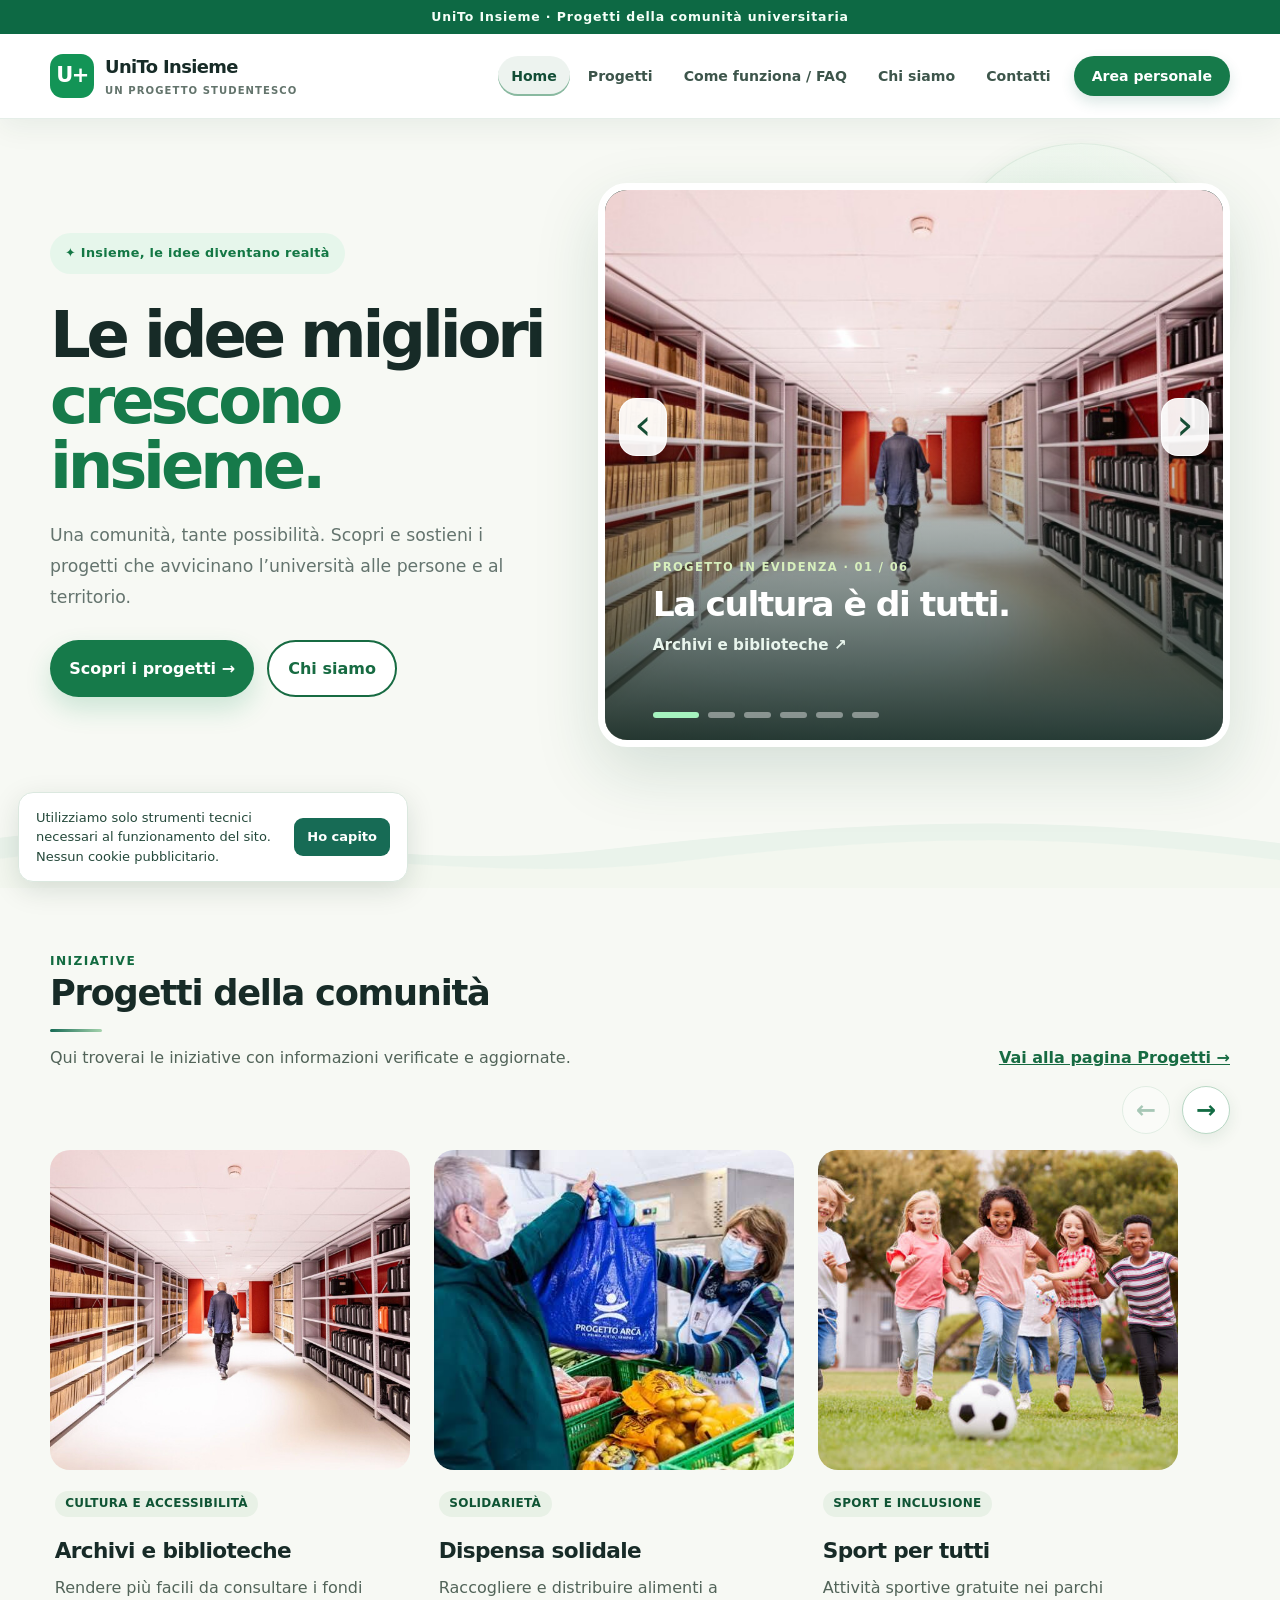
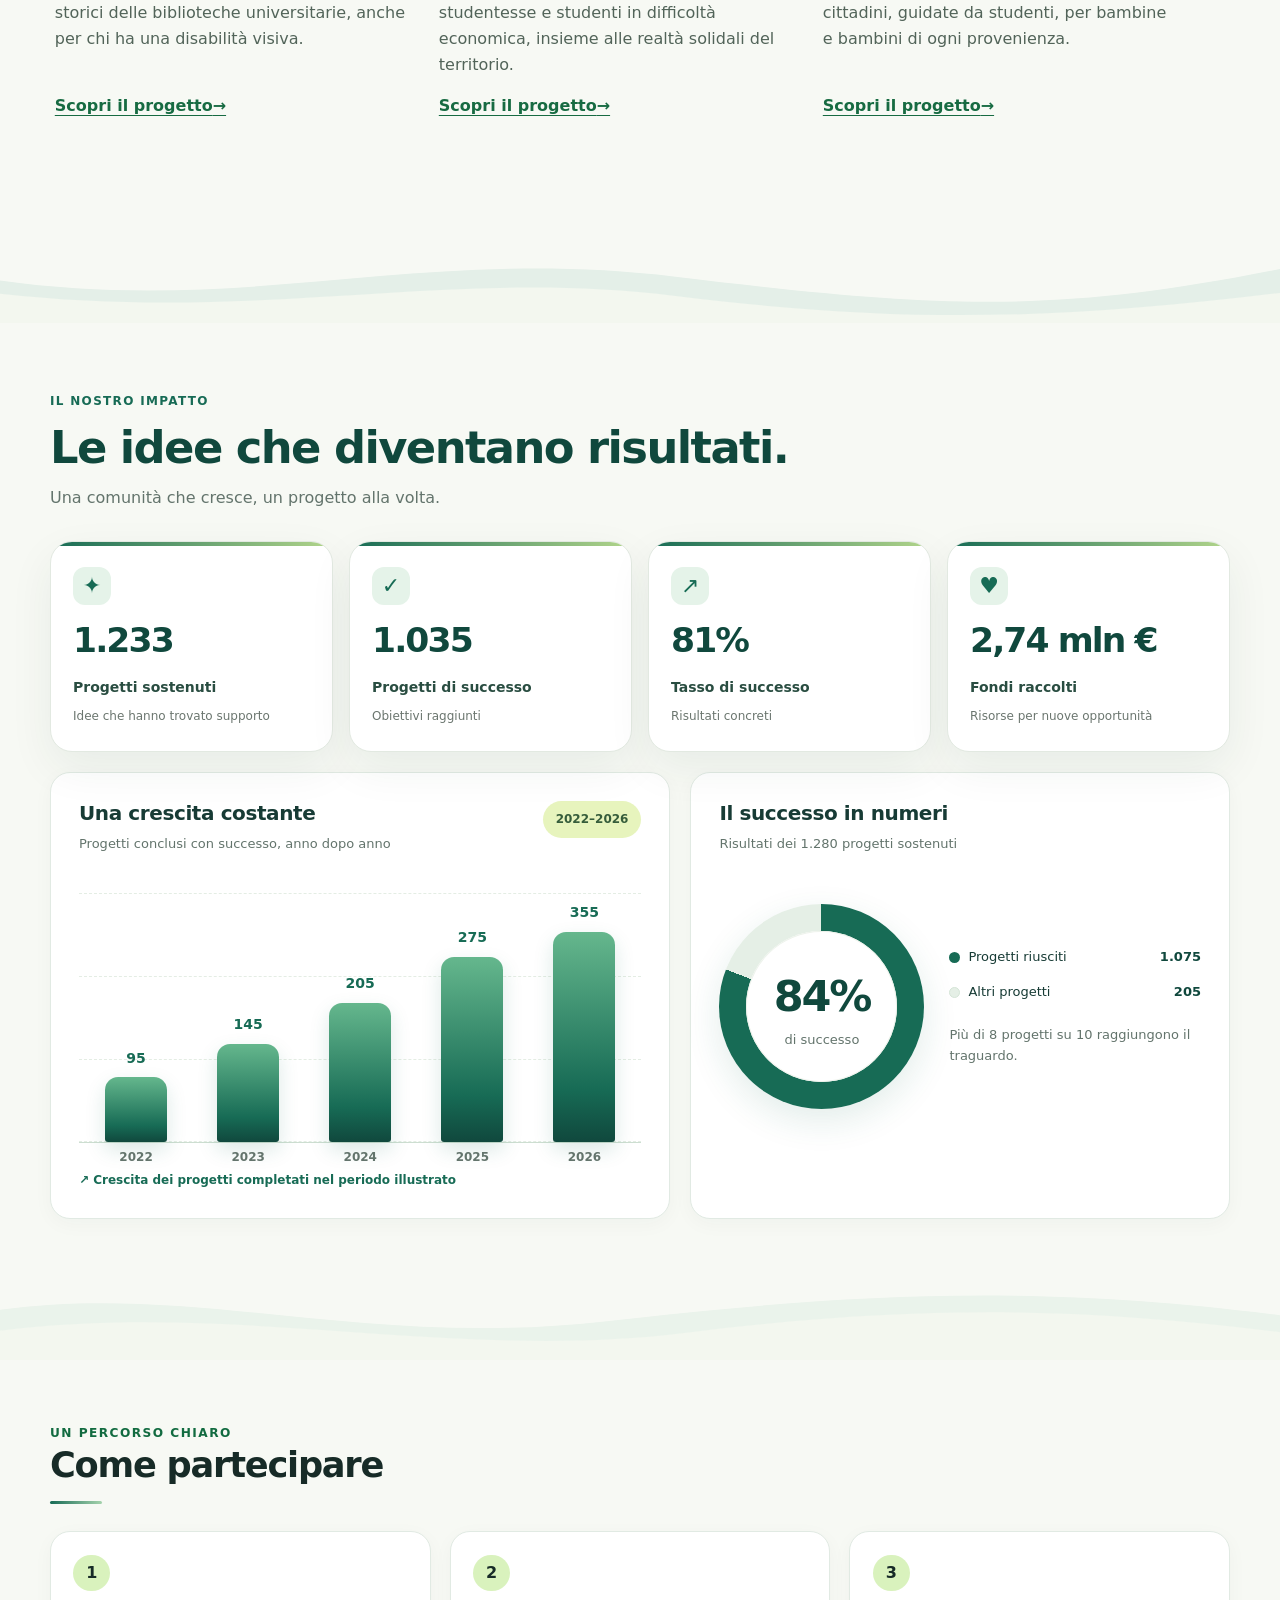
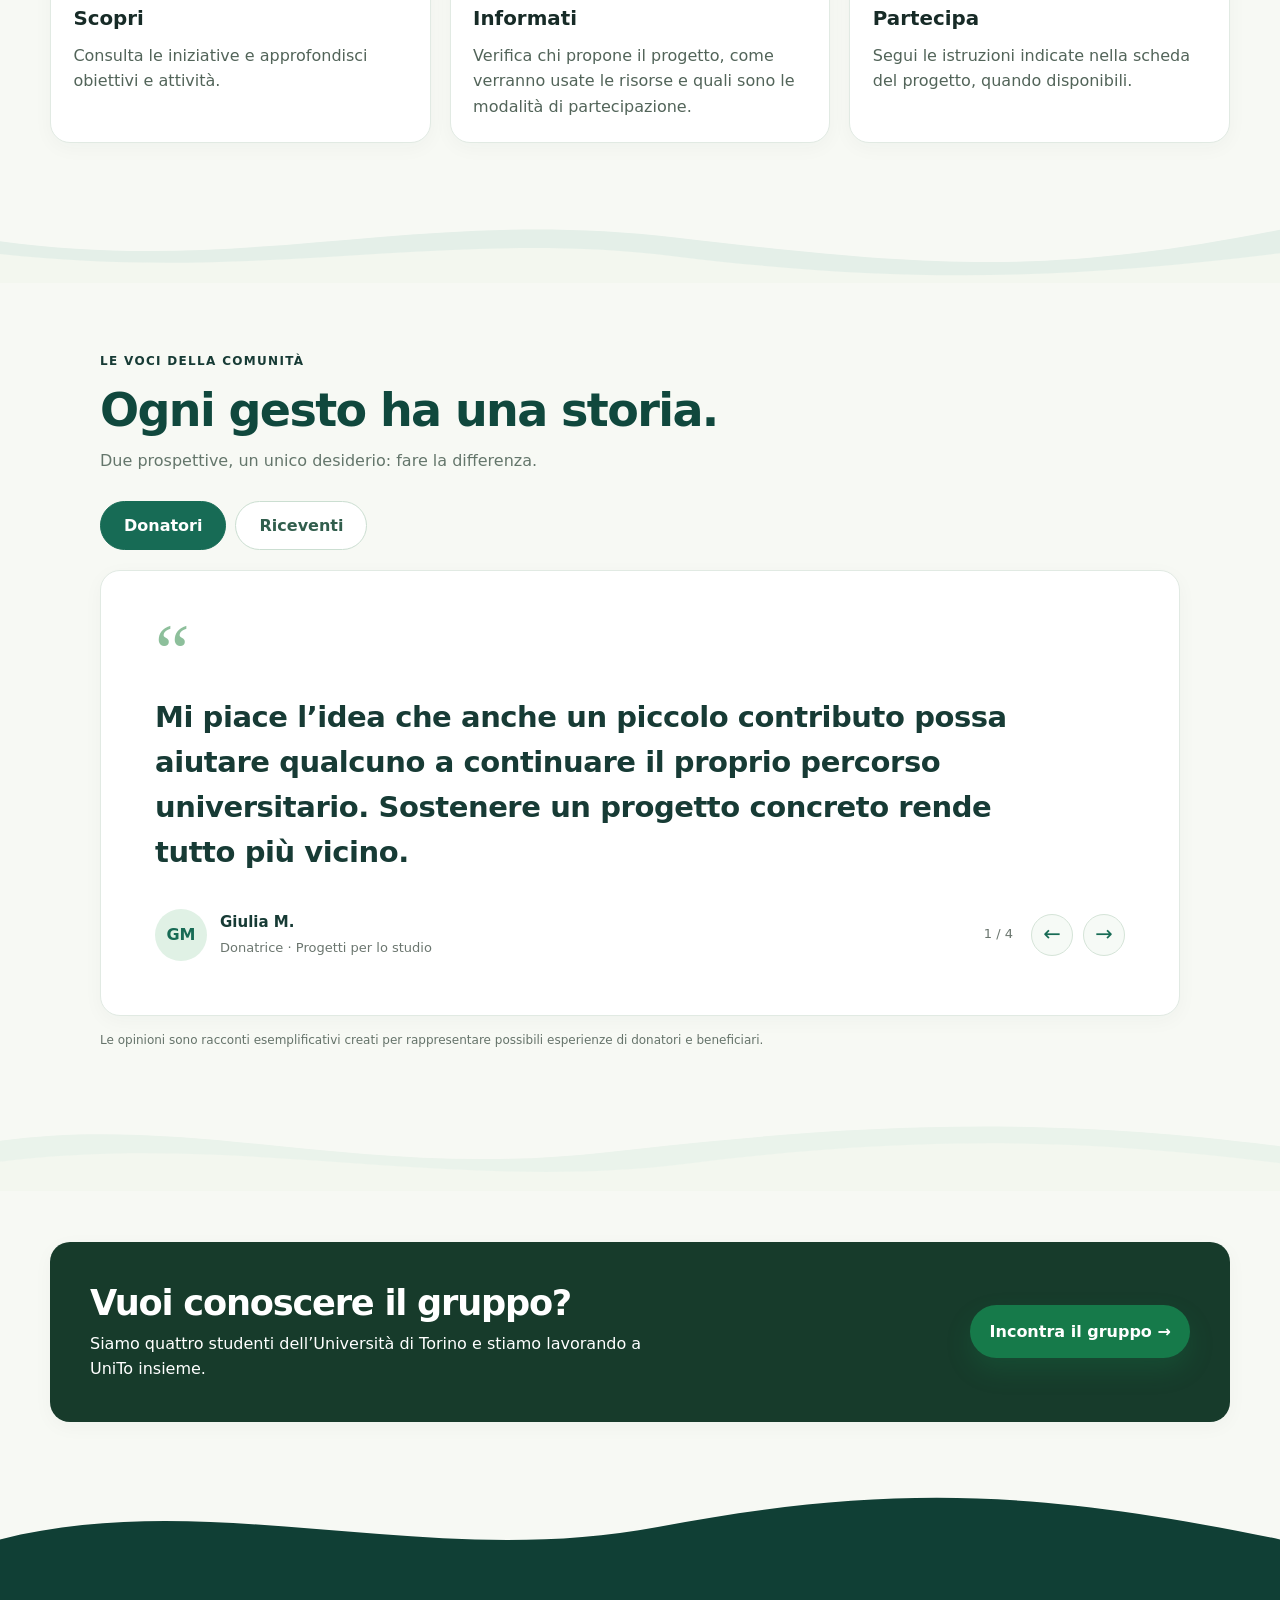
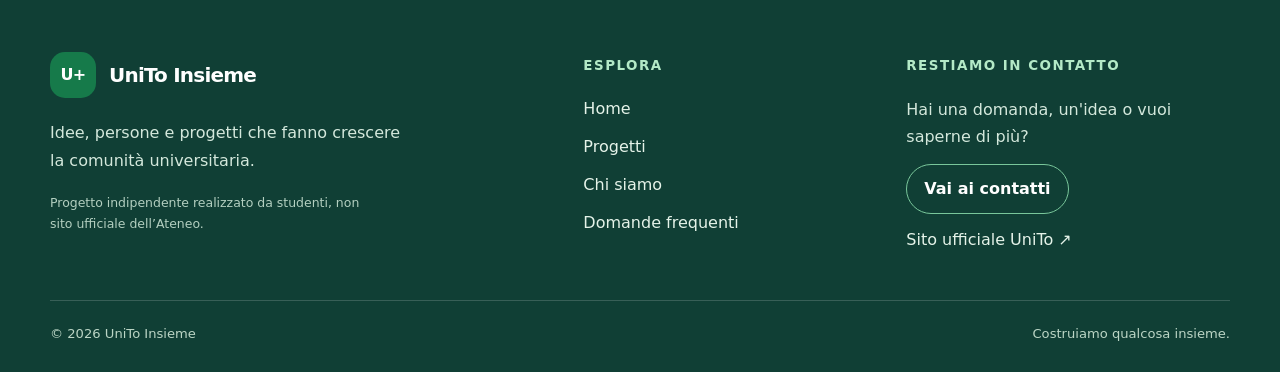
<file: UniTo_Insieme/index.html>
<!DOCTYPE html>

<html lang="it">
<head>
<meta charset="utf-8"/>
<meta content="width=device-width, initial-scale=1" name="viewport"/>
<title>UniTo insieme | Progetti universitari</title>
<meta content="UniTo insieme: uno spazio per presentare e sostenere progetti della comunità universitaria." name="description"/>
<link href="assets/css/app.css" rel="stylesheet"/>
<link href="assets/css/site-theme.css" rel="stylesheet"/>
<link href="assets/css/demo-enhancements.css" rel="stylesheet"/>
<script defer="" src="assets/js/app.js"></script>
<script defer="" src="assets/js/carousel.js"></script>
<link href="assets/css/unito-refinements.css" rel="stylesheet"/>
<link href="assets/css/voices.css" rel="stylesheet"/>
<link href="assets/css/impact.css" rel="stylesheet"/>
<link href="assets/css/home-seamless.css" rel="stylesheet"/>
<link href="assets/css/home-stability.css" rel="stylesheet"/>
<script defer="" src="assets/js/cookie-banner.js"></script>
<link href="assets/css/motion.css" rel="stylesheet"/>
<script defer="" src="assets/js/motion.js"></script>
<link href="assets/css/elegant-restyle.css" rel="stylesheet"/>
<link href="assets/css/visual-fixes.css" rel="stylesheet"/>
<link href="assets/css/logo-uniforme.css" rel="stylesheet"/>
<link href="assets/css/gallery-refinements.css" rel="stylesheet"/><link href="assets/css/decorazioni-uniformi.css" rel="stylesheet"/>
<script defer src="assets/js/site-components.js"></script>
</head>
<body>
<site-header></site-header>
<main id="contenuto">
<section aria-labelledby="hero-title" class="hero">
<div class="wrap hero-grid">
<div>
<div class="eyebrow hero-pill">✦ Insieme, le idee diventano realtà</div>
<h1 id="hero-title">Le idee migliori <em>crescono insieme.</em></h1>
<p class="lead">Una comunità, tante possibilità. Scopri e sostieni i progetti che avvicinano l’università alle persone e al territorio.</p>
<div class="actions">
<a class="btn" href="progetti.html">Scopri i progetti <span aria-hidden="true"> →</span></a>
<a class="btn secondary" href="chi-siamo.html">Chi siamo</a>
</div>
</div>
<div aria-label="Progetti in evidenza" aria-roledescription="carosello" class="featured-carousel">
<div aria-live="off" class="carousel-track" id="featured-track">
<a class="carousel-slide is-active" href="progetto-archivi.html">
<img alt="Scaffali e documenti di un archivio universitario" fetchpriority="high" src="assets/img/archivi.jpg"/>
<span class="slide-overlay"><span class="slide-kicker">PROGETTO IN EVIDENZA · 01 / 06</span><strong>La cultura è di tutti.</strong><span>Archivi e biblioteche <span aria-hidden="true">↗</span></span></span>
</a>
<a aria-hidden="true" aria-label="Scopri Dispensa solidale" class="carousel-slide" href="progetto-dispensa.html" tabindex="-1">
<img alt="Volontari distribuiscono generi alimentari" src="assets/img/dispensa.jpg"/>
<span class="slide-overlay"><span class="slide-kicker">PROGETTO IN EVIDENZA · 02 / 06</span><strong>Un aiuto concreto, insieme.</strong><span>Dispensa solidale <span aria-hidden="true">↗</span></span></span>
</a>
<a aria-hidden="true" aria-label="Scopri Sport per tutti" class="carousel-slide" href="progetto-sport.html" tabindex="-1">
<img alt="Bambini che giocano a calcio all'aperto" src="assets/img/sport.jpg"/>
<span class="slide-overlay"><span class="slide-kicker">PROGETTO IN EVIDENZA · 03 / 06</span><strong>Lo sport unisce.</strong><span>Sport per tutti <span aria-hidden="true">↗</span></span></span>
</a>
<a aria-hidden="true" aria-label="Scopri Studio per tutti" class="carousel-slide" href="progetto-studio.html" tabindex="-1"><img alt="Studenti impegnati nello studio in aula" src="assets/img/studio.jpg"/><span class="slide-overlay"><span class="slide-kicker">PROGETTO IN EVIDENZA · 04 / 06</span><strong>Sosteniamo il diritto allo studio.</strong><span>Studio per tutti <span aria-hidden="true">↗</span></span></span></a>
<a aria-hidden="true" aria-label="Scopri Ricerca in laboratorio" class="carousel-slide" href="progetto-ricerca.html" tabindex="-1"><img alt="Ricercatore con guanti utilizza una pipetta in laboratorio" src="assets/img/ricerca.jpg"/><span class="slide-overlay"><span class="slide-kicker">PROGETTO IN EVIDENZA · 05 / 06</span><strong>Diamo spazio alle nuove idee.</strong><span>Ricerca in laboratorio <span aria-hidden="true">↗</span></span></span></a>
<a aria-hidden="true" aria-label="Scopri Competenze digitali" class="carousel-slide" href="progetto-digitale.html" tabindex="-1"><img alt="Aula informatica attrezzata con computer e postazioni" src="assets/img/digitale.jpg"/><span class="slide-overlay"><span class="slide-kicker">PROGETTO IN EVIDENZA · 06 / 06</span><strong>Il digitale alla portata di tutti.</strong><span>Competenze digitali <span aria-hidden="true">↗</span></span></span></a>
</div>
<button aria-label="Vai al progetto precedente" class="carousel-side carousel-side-prev" type="button"><span aria-hidden="true">‹</span></button>
<button aria-label="Vai al progetto successivo" class="carousel-side carousel-side-next" type="button"><span aria-hidden="true">›</span></button>
<div class="carousel-controls">
<div aria-label="Seleziona un progetto" class="carousel-dots">
<button aria-current="true" aria-label="Mostra Archivi e biblioteche" class="carousel-dot is-active" type="button"></button>
<button aria-label="Mostra Dispensa solidale" class="carousel-dot" type="button"></button>
<button aria-label="Mostra Sport per tutti" class="carousel-dot" type="button"></button>
<button aria-label="Mostra Studio per tutti" class="carousel-dot" type="button"></button>
<button aria-label="Mostra Ricerca in laboratorio" class="carousel-dot" type="button"></button>
<button aria-label="Mostra Competenze digitali" class="carousel-dot" type="button"></button>
</div>

</div>
</div>
</div>
</section>
<div aria-hidden="true" class="unito-wave-divider"></div><section aria-labelledby="projects-title" class="section wrap">
<div class="section-head">
<div>
<div class="eyebrow">Iniziative</div>
<h2 id="projects-title">Progetti della comunità</h2>
<p>Qui troverai le iniziative con informazioni verificate e aggiornate.</p>
</div>
<a href="progetti.html">Vai alla pagina Progetti →</a>
</div>
<div aria-label="Scorri i progetti" class="home-project-navigation">
<button aria-label="Scorri ai progetti precedenti" class="home-project-arrow" data-direction="prev" type="button">←</button>
<button aria-label="Scorri ai progetti successivi" class="home-project-arrow" data-direction="next" type="button">→</button>
</div>
<div aria-label="Progetti scorribili orizzontalmente" class="home-project-scroll" role="region" tabindex="0">
<div class="project-grid">
<article class="project-card">
<img alt="Corridoio di un archivio con scaffali di faldoni a sinistra e custodie nere a destra" class="card-img" height="512" loading="lazy" src="assets/img/archivi.jpg" width="768"/>
<div class="card-body">
<span class="tag">Cultura e accessibilità</span>
<h3><a href="progetto-archivi.html">Archivi e biblioteche</a></h3>
<p>Rendere più facili da consultare i fondi storici delle biblioteche universitarie, anche per chi ha una disabilità visiva.</p>
<a class="card-link" href="progetto-archivi.html">Scopri il progetto<span class="sr-only"> Archivi e biblioteche</span> <span aria-hidden="true">→</span></a>
</div>
</article>
<article class="project-card">
<img alt="Un volontario con mascherina consegna una borsa blu con generi alimentari a una persona, accanto a casse di frutta e verdura" class="card-img" height="429" loading="lazy" src="assets/img/dispensa.jpg" width="713"/>
<div class="card-body">
<span class="tag">Solidarietà</span>
<h3><a href="progetto-dispensa.html">Dispensa solidale</a></h3>
<p>Raccogliere e distribuire alimenti a studentesse e studenti in difficoltà economica, insieme alle realtà solidali del territorio.</p>
<a class="card-link" href="progetto-dispensa.html">Scopri il progetto<span class="sr-only"> Dispensa solidale</span> <span aria-hidden="true">→</span></a>
</div>
</article>
<article class="project-card">
<img alt="Un gruppo di bambine e bambini corre su un prato verso un pallone da calcio, sorridendo" class="card-img" height="408" loading="lazy" src="assets/img/sport.jpg" width="612"/>
<div class="card-body">
<span class="tag">Sport e inclusione</span>
<h3><a href="progetto-sport.html">Sport per tutti</a></h3>
<p>Attività sportive gratuite nei parchi cittadini, guidate da studenti, per bambine e bambini di ogni provenienza.</p>
<a class="card-link" href="progetto-sport.html">Scopri il progetto<span class="sr-only"> Sport per tutti</span> <span aria-hidden="true">→</span></a>
</div>
</article>
<article class="project-card" data-category="istruzione"><img alt="Studenti impegnati nello studio in aula" class="card-img" loading="lazy" src="assets/img/studio.jpg"/><div class="card-body"><span class="tag">Istruzione</span><h3><a href="progetto-studio.html">Studio per tutti</a></h3><p>Tutoraggio tra pari, materiali didattici condivisi e incontri di supporto per affrontare esami e difficoltà scolastiche.</p><a class="card-link" href="progetto-studio.html">Scopri il progetto <span aria-hidden="true">→</span></a></div></article><article class="project-card" data-category="ricerca"><img alt="Ricercatore con guanti utilizza una pipetta in laboratorio" class="card-img" loading="lazy" src="assets/img/ricerca.jpg"/><div class="card-body"><span class="tag">Ricerca</span><h3><a href="progetto-ricerca.html">Ricerca in laboratorio</a></h3><p>Strumenti e materiali per attività formative di laboratorio e piccoli progetti di ricerca promossi dagli studenti.</p><a class="card-link" href="progetto-ricerca.html">Scopri il progetto <span aria-hidden="true">→</span></a></div></article><article class="project-card" data-category="tecnologia"><img alt="Aula informatica attrezzata con computer e postazioni" class="card-img" loading="lazy" src="assets/img/digitale.jpg"/><div class="card-body"><span class="tag">Tecnologia</span><h3><a href="progetto-digitale.html">Competenze digitali</a></h3><p>Laboratori pratici di informatica, alfabetizzazione digitale e formazione gratuita per la comunità.</p><a class="card-link" href="progetto-digitale.html">Scopri il progetto <span aria-hidden="true">→</span></a></div></article>
</div>
</div>
</section>
<div aria-hidden="true" class="unito-wave-divider unito-wave-alt"></div><section aria-labelledby="impact-title" class="impact-section">
<div class="wrap impact-inner">
<div class="impact-heading"><div><span class="impact-eyebrow">IL NOSTRO IMPATTO</span><h2 id="impact-title">Le idee che diventano risultati.</h2><p>Una comunità che cresce, un progetto alla volta.</p></div></div>
<div class="impact-stats">
<div class="impact-stat"><span aria-hidden="true" class="impact-stat-icon">✦</span><strong data-count="1280">1.280</strong><span>Progetti sostenuti</span><span class="impact-stat-detail">Idee che hanno trovato supporto</span></div>
<div class="impact-stat"><span aria-hidden="true" class="impact-stat-icon">✓</span><strong data-count="1075">1.075</strong><span>Progetti di successo</span><span class="impact-stat-detail">Obiettivi raggiunti</span></div>
<div class="impact-stat"><span aria-hidden="true" class="impact-stat-icon">↗</span><strong data-count="84" data-suffix="%">84%</strong><span>Tasso di successo</span><span class="impact-stat-detail">Risultati concreti</span></div>
<div class="impact-stat"><span aria-hidden="true" class="impact-stat-icon">♥</span><strong data-count="2850000" data-currency="true">2,85 mln €</strong><span>Fondi raccolti</span><span class="impact-stat-detail">Risorse per nuove opportunità</span></div>
</div>
<div class="impact-charts">
<div class="impact-panel"><div class="impact-panel-head"><div><h3>Una crescita costante</h3><p>Progetti conclusi con successo, anno dopo anno</p></div><span class="impact-pill">2022–2026</span></div>
<div aria-label="Progetti di successo: 2022 95, 2023 145, 2024 205, 2025 275, 2026 355" class="impact-bars" role="img">
<div aria-hidden="true" class="impact-gridlines"><span></span><span></span><span></span><span></span></div>
<div class="impact-bar-item"><span>95</span><div class="impact-bar" style="--bar-height:27%;--delay:0s"></div><small>2022</small></div>
<div class="impact-bar-item"><span>145</span><div class="impact-bar" style="--bar-height:41%;--delay:.1s"></div><small>2023</small></div>
<div class="impact-bar-item"><span>205</span><div class="impact-bar" style="--bar-height:58%;--delay:.2s"></div><small>2024</small></div>
<div class="impact-bar-item"><span>275</span><div class="impact-bar" style="--bar-height:77%;--delay:.3s"></div><small>2025</small></div>
<div class="impact-bar-item"><span>355</span><div class="impact-bar" style="--bar-height:100%;--delay:.4s"></div><small>2026</small></div>
</div>
<p class="impact-chart-foot">↗ Crescita dei progetti completati nel periodo illustrato</p>
</div>
<div class="impact-panel"><div class="impact-panel-head"><div><h3>Il successo in numeri</h3><p>Risultati dei 1.280 progetti sostenuti</p></div></div>
<div class="impact-donut-layout"><div aria-label="84% dei progetti ha avuto successo: 1075 su 1280" class="impact-donut" role="img"><div class="impact-donut-center"><strong>84%</strong><span>di successo</span></div></div>
<div class="impact-legend"><div><i class="impact-legend-dot success"></i><span>Progetti riusciti</span><strong>1.075</strong></div><div><i class="impact-legend-dot other"></i><span>Altri progetti</span><strong>205</strong></div><p>Più di 8 progetti su 10 raggiungono il traguardo.</p></div>
</div>
</div>
</div>
</div>
</section>
<div aria-hidden="true" class="unito-wave-divider"></div><section aria-labelledby="how-title" class="section steps">
<div class="wrap">
<div class="eyebrow">Un percorso chiaro</div>
<h2 id="how-title">Come partecipare</h2>
<div class="step-grid">
<article class="step">
<span aria-hidden="true" class="number">1</span>
<h3>Scopri</h3>
<p>Consulta le iniziative e approfondisci obiettivi e attività.</p>
</article>
<article class="step">
<span aria-hidden="true" class="number">2</span>
<h3>Informati</h3>
<p>Verifica chi propone il progetto, come verranno usate le risorse e quali sono le modalità di partecipazione.</p>
</article>
<article class="step">
<span aria-hidden="true" class="number">3</span>
<h3>Partecipa</h3>
<p>Segui le istruzioni indicate nella scheda del progetto, quando disponibili.</p>
</article>
</div>
</div>
</section>
<div aria-hidden="true" class="unito-wave-divider unito-wave-alt"></div><section aria-labelledby="voices-title" class="voices-section">
<div class="wrap voices-shell">
<div class="voices-heading"><div><span class="impact-eyebrow">LE VOCI DELLA COMUNITÀ</span><h2 id="voices-title">Ogni gesto ha una storia.</h2><p>Due prospettive, un unico desiderio: fare la differenza.</p></div></div>
<div aria-label="Filtra le opinioni" class="voices-tabs" role="group"><button aria-pressed="true" class="voices-tab is-active" data-voices-filter="donatori" type="button">Donatori</button><button aria-pressed="false" class="voices-tab" data-voices-filter="riceventi" type="button">Riceventi</button></div>
<div aria-live="polite" class="voices-card"><div aria-hidden="true" class="voices-quote-mark">“</div><blockquote id="voices-quote"></blockquote><div class="voices-bottom"><div class="voices-person"><span aria-hidden="true" class="voices-avatar" id="voices-avatar"></span><div><strong id="voices-name"></strong><span id="voices-role"></span></div></div><div class="voices-controls"><span id="voices-counter"></span><button aria-label="Opinione precedente" id="voices-prev" type="button">←</button><button aria-label="Opinione successiva" id="voices-next" type="button">→</button></div></div></div>
<p class="voices-note">Le opinioni sono racconti esemplificativi creati per rappresentare possibili esperienze di donatori e beneficiari.</p>
</div>
</section>
<div aria-hidden="true" class="unito-wave-divider"></div><section aria-labelledby="closing-title" class="closing wrap">
<div class="closing-box">
<div>
<h2 id="closing-title">Vuoi conoscere il gruppo?</h2>
<p>Siamo quattro studenti dell’Università di Torino e stiamo lavorando a UniTo insieme.</p>
</div>
<a class="btn" href="chi-siamo.html">Incontra il gruppo →</a>
</div>
</section>
</main>
<site-footer></site-footer>
<script defer="" src="assets/js/home-project-navigation.js"></script>
<script defer="" src="assets/js/impact.js"></script>
<script defer="" src="assets/js/voices.js"></script>
<script defer="" src="assets/js/accessibility.js"></script>
</body>
</html>
</file>
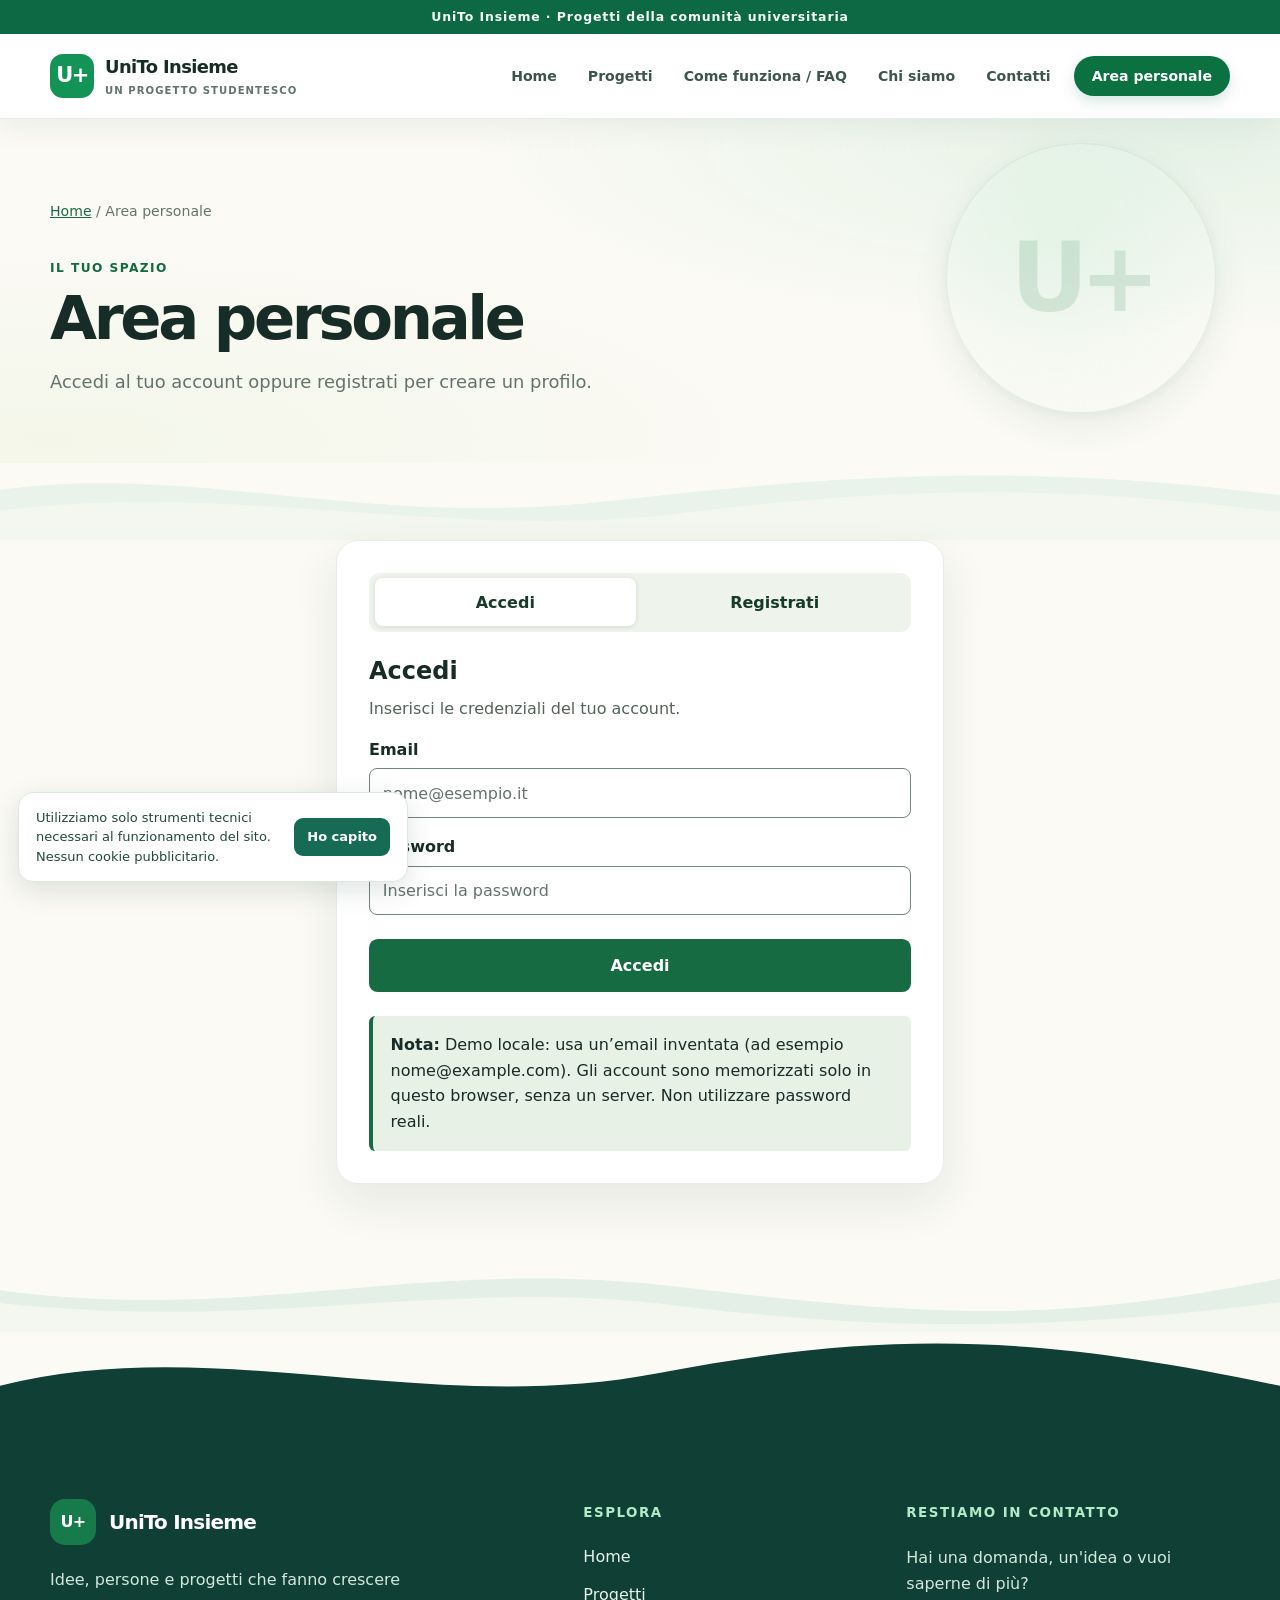
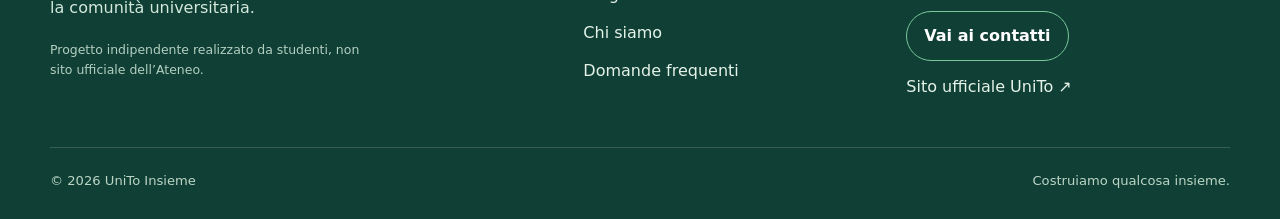
<file: UniTo_Insieme/area-personale.html>
<!DOCTYPE html>

<html lang="it">
<head>
<meta charset="utf-8"/>
<meta content="width=device-width, initial-scale=1" name="viewport"/>
<title>Area personale | UniTo insieme</title>
<meta content="Accedi o registrati nell’area personale di UniTo insieme." name="description"/>
<link href="assets/css/area-personale.css" rel="stylesheet"/>
<link href="assets/css/site-theme.css" rel="stylesheet"/>
<link href="assets/css/demo-enhancements.css" rel="stylesheet"/>
<script defer="" src="assets/js/area-personale.js"></script>
<link href="assets/css/unito-refinements.css" rel="stylesheet"/>
<script defer="" src="assets/js/cookie-banner.js"></script>
<link href="assets/css/motion.css" rel="stylesheet"/>
<script defer="" src="assets/js/motion.js"></script>
<link href="assets/css/elegant-restyle.css" rel="stylesheet"/>
<link href="assets/css/visual-fixes.css" rel="stylesheet"/>
<link href="assets/css/logo-uniforme.css" rel="stylesheet"/>
<link href="assets/css/checkout-polish.css" rel="stylesheet"/>
<link href="assets/css/gallery-refinements.css" rel="stylesheet"/><link href="assets/css/decorazioni-uniformi.css" rel="stylesheet"/>
<script defer src="assets/js/site-components.js"></script>
</head>
<body>
<site-header></site-header>
<main>
<section class="intro">
<div class="wrap">
<nav aria-label="Percorso" class="crumb">
<a href="index.html">Home</a> / Area personale
        </nav>
<div class="eyebrow">Il tuo spazio</div>
<h1>Area personale</h1>
<p class="lead">Accedi al tuo account oppure registrati per creare un profilo.</p>
</div>
</section>
<div aria-hidden="true" class="unito-wave-divider"></div><section aria-label="Accesso e registrazione" class="auth-area wrap" id="contenuto">
<div class="auth-card">
<div aria-label="Scegli accesso o registrazione" class="tabs" role="tablist">
<button aria-controls="panel-login" aria-selected="true" class="tab" data-auth-tab="login" id="tab-login" role="tab" type="button">Accedi</button>
<button aria-controls="panel-register" aria-selected="false" class="tab" data-auth-tab="register" id="tab-register" role="tab" tabindex="-1" type="button">Registrati</button>
</div>
<section aria-labelledby="tab-login" class="auth-panel" data-auth-panel="login" id="panel-login" role="tabpanel">
<h2>Accedi</h2>
<p>Inserisci le credenziali del tuo account.</p>
<form data-auth-form="">
<div class="field">
<label for="login-email">Email</label>
<input autocomplete="email" id="login-email" name="email" placeholder="nome@esempio.it" required="" type="email"/>
</div>
<div class="field">
<label for="login-password">Password</label>
<input autocomplete="current-password" id="login-password" name="password" placeholder="Inserisci la password" required="" type="password"/>
</div>
<button class="submit" type="submit">Accedi</button>
<p aria-live="polite" class="form-status" data-form-status="" role="status"></p>
</form>
</section>
<section aria-labelledby="tab-register" class="auth-panel" data-auth-panel="register" hidden="" id="panel-register" role="tabpanel">
<h2>Crea un account</h2>
<p>Compila i campi per registrarti.</p>
<form data-auth-form="">
<div class="field">
<label for="register-name">Nome</label>
<input autocomplete="name" id="register-name" name="name" placeholder="Inserisci il tuo nome" required="" type="text"/>
</div>
<div class="field">
<label for="register-email">Email</label>
<input autocomplete="email" id="register-email" name="email" placeholder="nome@esempio.it" required="" type="email"/>
</div>
<div class="field">
<label for="register-password">Password</label>
<input autocomplete="new-password" id="register-password" minlength="8" name="password" placeholder="Crea una password (almeno 8 caratteri)" required="" type="password"/>
<span class="hint">La password deve contenere almeno 8 caratteri.</span>
</div>
<button class="submit" type="submit">Crea account</button>
<p aria-live="polite" class="form-status" data-form-status="" role="status"></p>
</form>
</section>
<div class="backend-note">
<p><strong>Nota:</strong> Demo locale: usa un’email inventata (ad esempio nome@example.com). Gli account sono memorizzati solo in questo browser, senza un server. Non utilizzare password reali.</p>
</div>
</div>
</section>
<div aria-hidden="true" class="unito-wave-divider unito-wave-alt"></div><section aria-label="Il tuo profilo" class="dashboard wrap" hidden="" id="dashboard"><div class="dashboard-head"><div><span class="eyebrow">Bentornato</span><h2 id="welcome">Il tuo spazio personale</h2><p>Gestisci il profilo e scopri le iniziative che puoi sostenere.</p></div><button class="submit logout" id="logout" type="button">Esci</button></div><div class="dashboard-grid" ><article class="dash-tile"><span class="eyebrow">Profilo</span><h3>I tuoi dati</h3><p><strong>Nome:</strong> <span id="profile-name"></span></p><p><strong>Email:</strong> <span id="profile-email"></span></p><p class="hint">Profilo dimostrativo salvato in questo browser.</p></article><article class="dash-tile"><span class="eyebrow">Attività</span><h3>I tuoi contributi demo</h3><div id="donation-history"><p>Non hai ancora simulato contributi.</p></div></article></div><h3 class="dash-subtitle">I miei progetti sostenuti</h3><div aria-live="polite" class="supported-projects" id="supported-projects"></div><h3 class="dash-subtitle">Scopri altri progetti</h3><div class="dashboard-projects"><a href="progetto-archivi.html"><img alt="Scaffali di archivio" loading="lazy" src="assets/img/archivi.jpg"/>Archivi e biblioteche →</a><a href="progetto-dispensa.html"><img alt="Volontariato alimentare" loading="lazy" src="assets/img/dispensa.jpg"/>Dispensa solidale →</a><a href="progetto-sport.html"><img alt="Attività sportiva all’aperto" loading="lazy" src="assets/img/sport.jpg"/>Sport per tutti →</a><a href="progetto-studio.html"><img alt="Studenti in aula" loading="lazy" src="assets/img/studio.jpg"/>Studio per tutti →</a><a href="progetto-ricerca.html"><img alt="Ricerca in laboratorio" loading="lazy" src="assets/img/ricerca.jpg"/>Ricerca in laboratorio →</a><a href="progetto-digitale.html"><img alt="Postazioni informatiche" loading="lazy" src="assets/img/digitale.jpg"/>Competenze digitali →</a></div></section>
</main>
<site-footer></site-footer>
<script defer="" src="assets/js/accessibility.js"></script>
</body>
</html>
</file>
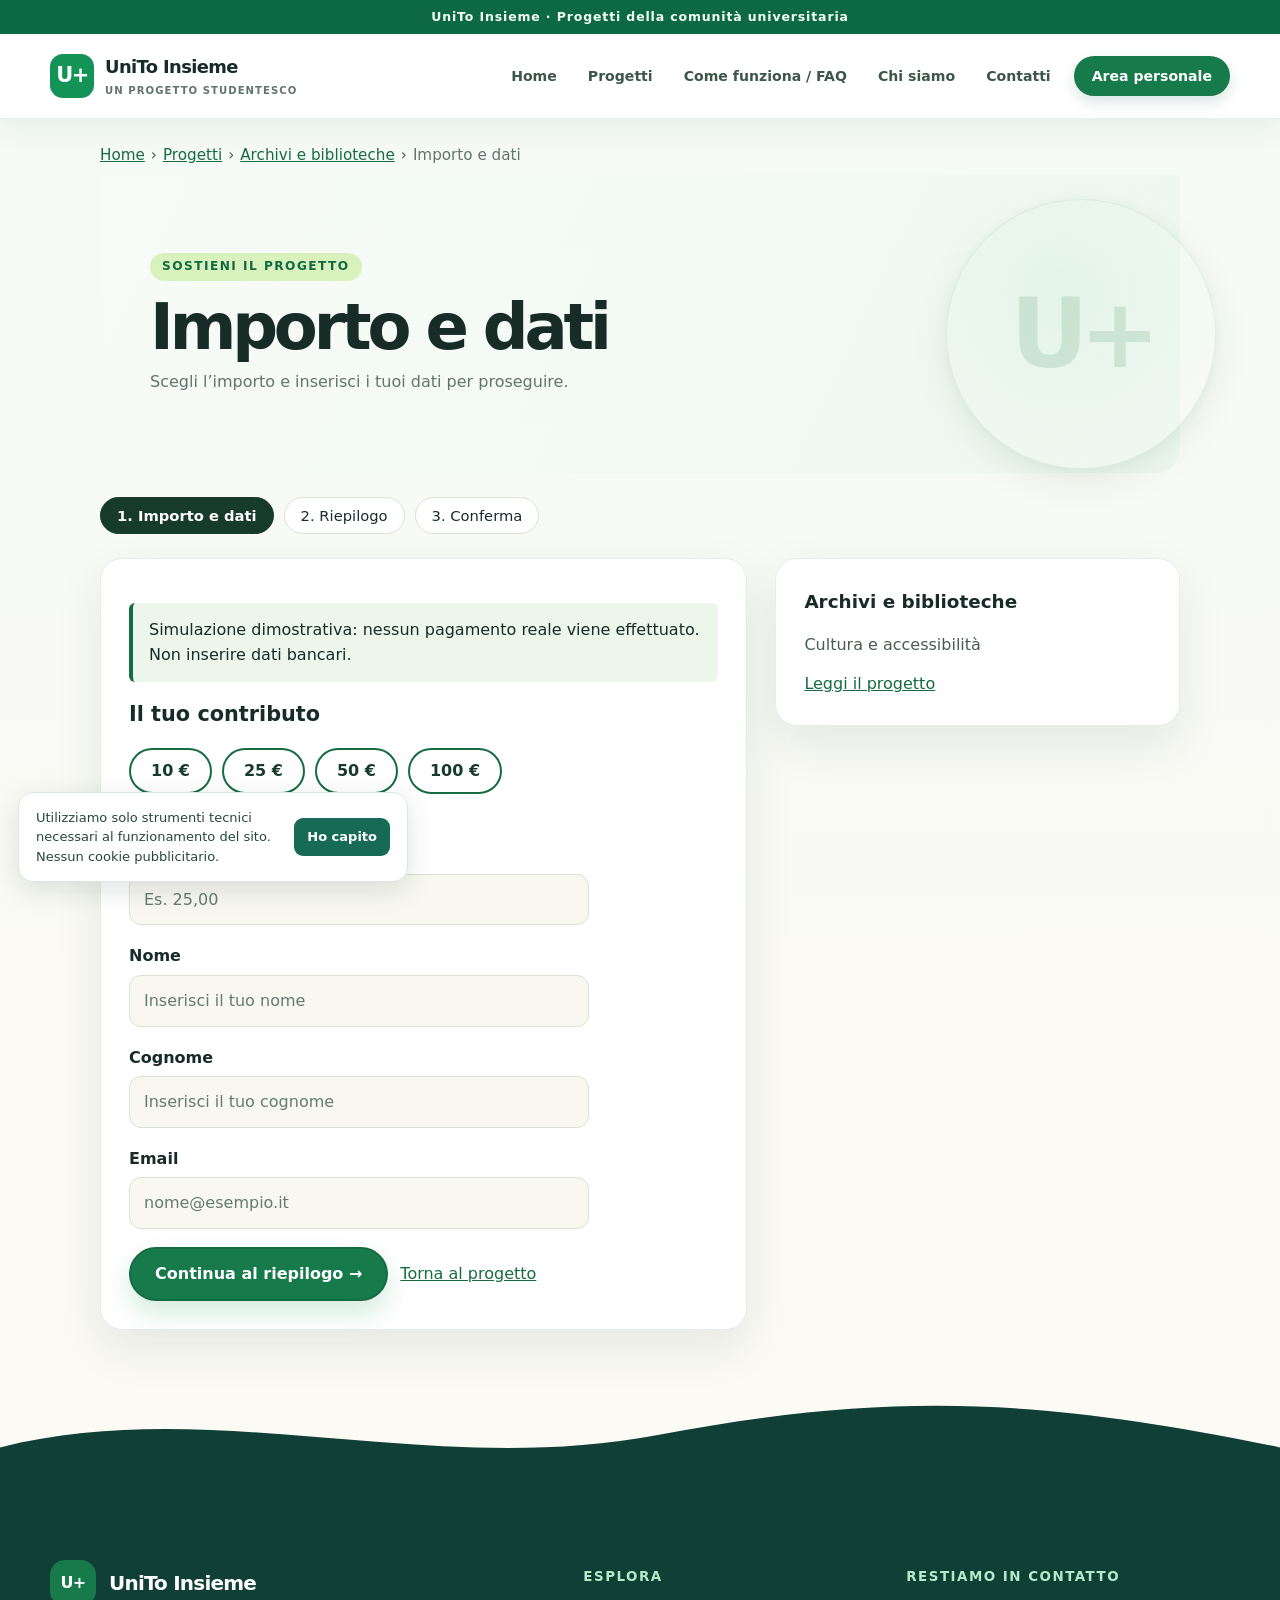
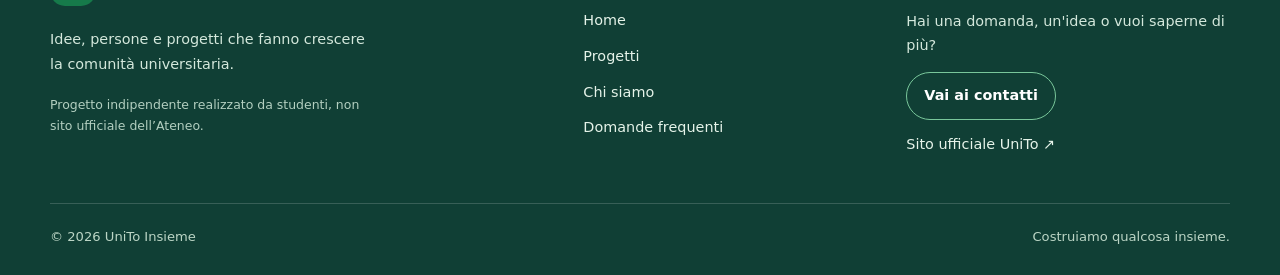
<file: UniTo_Insieme/checkout-1.html>
<!DOCTYPE html>

<html lang="it">
<head>
<meta charset="utf-8"/>
<meta content="width=device-width, initial-scale=1" name="viewport"/>
<title>Importo e dati — UniTo Insieme</title>
<link href="assets/css/checkout.css" rel="stylesheet"/>
<link href="assets/css/site-theme.css" rel="stylesheet"/>
<link href="assets/css/demo-enhancements.css" rel="stylesheet"/>
<link href="assets/css/unito-refinements.css" rel="stylesheet"/>
<script defer="" src="assets/js/cookie-banner.js"></script>
<link href="assets/css/motion.css" rel="stylesheet"/>
<script defer="" src="assets/js/motion.js"></script>
<link href="assets/css/elegant-restyle.css" rel="stylesheet"/>
<link href="assets/css/visual-fixes.css" rel="stylesheet"/>
<link href="assets/css/logo-uniforme.css" rel="stylesheet"/>
<link href="assets/css/checkout-polish.css" rel="stylesheet"/>
<link href="assets/css/gallery-refinements.css" rel="stylesheet"/><link href="assets/css/decorazioni-uniformi.css" rel="stylesheet"/>
<script defer src="assets/js/site-components.js"></script>
</head>
<body>
<site-header></site-header>
<main class="container">
<nav aria-label="Percorso di navigazione" class="crumb">
<ol>
<li><a href="index.html">Home</a></li>
<li><a href="progetti.html">Progetti</a></li>
<li><a data-project-link="" href="progetto-archivi.html"><span data-project-name="">Archivi e biblioteche</span></a></li>
<li><span aria-current="page">Importo e dati</span></li>
</ol>
</nav>
<section aria-labelledby="pageTitle" class="hero">
<span class="eyebrow">Sostieni il progetto</span>
<h1 id="pageTitle">Importo e dati</h1>
<p>Scegli l’importo e inserisci i tuoi dati per proseguire.</p>
</section>
<ol aria-label="Passaggi" class="steps">
<li aria-current="step">1. Importo e dati</li>
<li>2. Riepilogo</li>
<li>3. Conferma</li>
</ol>
<div class="layout">
<section aria-labelledby="formTitle" class="panel" id="contenuto">
<p class="demo-disclaimer">Simulazione dimostrativa: nessun pagamento reale viene effettuato. Non inserire dati bancari.</p><h2 id="formTitle">Il tuo contributo</h2>
<form id="contributionForm" novalidate="">
<div class="checkout-warning" hidden="" id="formWarning" role="alert" tabindex="-1"></div>
<div aria-label="Importi suggeriti" class="choices" role="group">
<button aria-pressed="false" data-amount="10" type="button">10 €</button>
<button aria-pressed="false" data-amount="25" type="button">25 €</button>
<button aria-pressed="false" data-amount="50" type="button">50 €</button>
<button aria-pressed="false" data-amount="100" type="button">100 €</button>
</div>
<div class="field">
<label for="amount">Importo in euro</label>
<span class="hint" id="amount-hint">Da 1 a 10.000 euro.</span>
<input aria-describedby="amount-hint amount-error" id="amount" inputmode="decimal" name="amount" placeholder="Es. 25,00" required="" type="text"/>
<p class="error" hidden="" id="amount-error" role="alert"></p>
</div>
<div class="field">
<label for="firstName">Nome</label>
<input aria-describedby="firstName-error" autocomplete="given-name" id="firstName" maxlength="60" name="firstName" placeholder="Inserisci il tuo nome" required="" type="text"/>
<p class="error" hidden="" id="firstName-error" role="alert"></p>
</div>
<div class="field">
<label for="lastName">Cognome</label>
<input aria-describedby="lastName-error" autocomplete="family-name" id="lastName" maxlength="60" name="lastName" placeholder="Inserisci il tuo cognome" required="" type="text"/>
<p class="error" hidden="" id="lastName-error" role="alert"></p>
</div>
<div class="field">
<label for="email">Email</label>
<input aria-describedby="email-error" autocomplete="email" id="email" maxlength="120" name="email" placeholder="nome@esempio.it" required="" type="email"/>
<p class="error" hidden="" id="email-error" role="alert"></p>
</div>
<div class="actions">
<button class="btn" type="submit">Continua al riepilogo <span aria-hidden="true">→</span></button>
<a data-project-link="" href="progetto-archivi.html">Torna al progetto</a>
</div>
</form>
</section>
<aside aria-label="Progetto" class="panel side">
<h2><span data-project-name="">Archivi e biblioteche</span></h2>
<p>Cultura e accessibilità</p>
<a data-project-link="" href="progetto-archivi.html">Leggi il progetto</a>
</aside>
</div>
</main>
<script defer src="assets/js/donation-demo.js"></script>
<site-footer></site-footer>
<script src="assets/js/checkout-1.js"></script>
<script defer src="assets/js/accessibility.js"></script>
</body>
</html>
</file>
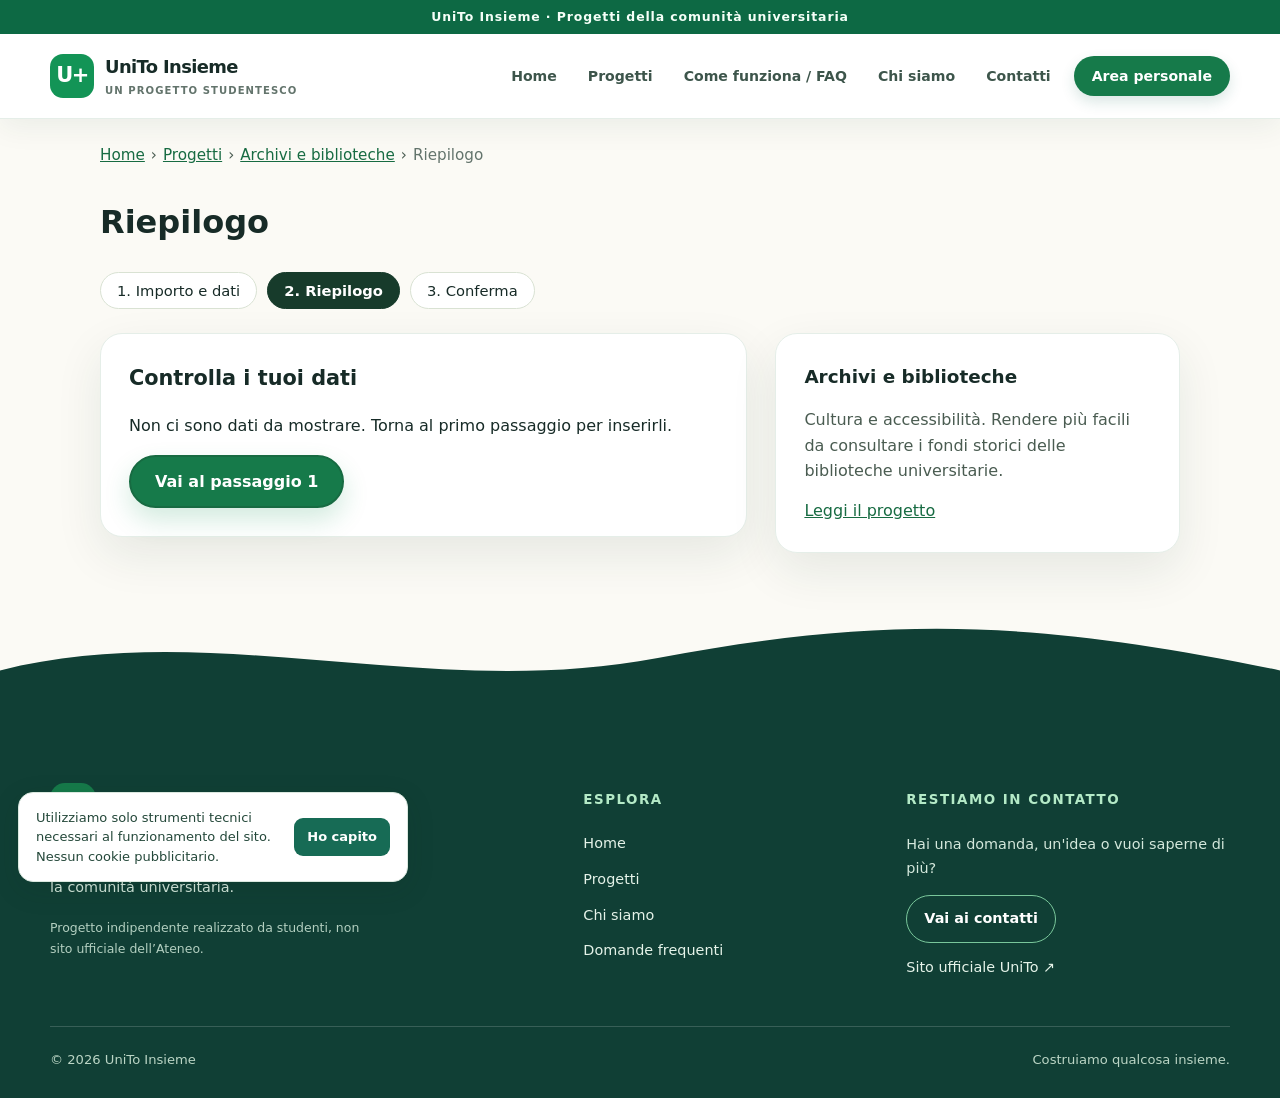
<file: UniTo_Insieme/checkout-2.html>
<!DOCTYPE html>

<html lang="it">
<head>
<meta charset="utf-8"/>
<meta content="width=device-width, initial-scale=1" name="viewport"/>
<title>Riepilogo — UniTo Insieme</title>
<link href="assets/css/checkout.css" rel="stylesheet"/>
<link href="assets/css/site-theme.css" rel="stylesheet"/>
<link href="assets/css/demo-enhancements.css" rel="stylesheet"/>
<link href="assets/css/unito-refinements.css" rel="stylesheet"/>
<script defer="" src="assets/js/cookie-banner.js"></script>
<link href="assets/css/motion.css" rel="stylesheet"/>
<script defer="" src="assets/js/motion.js"></script>
<link href="assets/css/elegant-restyle.css" rel="stylesheet"/>
<link href="assets/css/visual-fixes.css" rel="stylesheet"/>
<link href="assets/css/logo-uniforme.css" rel="stylesheet"/>
<link href="assets/css/gallery-refinements.css" rel="stylesheet"/><link href="assets/css/decorazioni-uniformi.css" rel="stylesheet"/>
<script defer src="assets/js/site-components.js"></script>
</head>
<body>
<site-header></site-header>
<main class="container">
<nav aria-label="Percorso di navigazione" class="crumb">
<ol>
<li><a href="index.html">Home</a></li>
<li><a href="progetti.html">Progetti</a></li>
<li><a data-project-link="" href="progetto-archivi.html"><span data-project-name="">Archivi e biblioteche</span></a></li>
<li><span aria-current="page">Riepilogo</span></li>
</ol>
</nav>
<div class="page-head">
<h1>Riepilogo</h1>
<ol aria-label="Passaggi" class="steps">
<li>1. Importo e dati</li>
<li aria-current="step">2. Riepilogo</li>
<li>3. Conferma</li>
</ol>
</div>
<div class="layout">
<section aria-labelledby="sumTitle" class="panel" id="contenuto">
<h2 id="sumTitle">Controlla i tuoi dati</h2>
<div id="summary">
<dl class="facts">
<div><dt>Progetto</dt><dd><span data-project-name="">Archivi e biblioteche</span></dd></div>
<div><dt>Nome</dt><dd id="sumName"></dd></div>
<div><dt>Email</dt><dd id="sumEmail"></dd></div>
<div><dt>Importo</dt><dd id="sumAmount"></dd></div>
</dl>
<div class="total">
<span>Totale</span>
<span id="sumTotal"></span>
</div>
<div class="actions">
<button class="btn" id="confirmBtn" type="button">Conferma simulazione <span aria-hidden="true">→</span></button>
<a href="checkout-1.html">Modifica i dati</a>
</div>
</div>
<div hidden="" id="emptyState">
<p>Non ci sono dati da mostrare. Torna al primo passaggio per inserirli.</p>
<div class="actions">
<a class="btn" href="checkout-1.html">Vai al passaggio 1</a>
</div>
</div>
</section>
<aside aria-label="Il progetto" class="panel side">
<h2><span data-project-name="">Archivi e biblioteche</span></h2>
<p>Cultura e accessibilità. Rendere più facili da consultare i fondi storici delle biblioteche universitarie.</p>
<a data-project-link="" href="progetto-archivi.html">Leggi il progetto</a>
</aside>
</div>
</main>
<script defer="" src="assets/js/donation-demo.js"></script>
<site-footer></site-footer>
<script src="assets/js/checkout-2.js"></script>
<script defer="" src="assets/js/accessibility.js"></script>
</body>
</html>
</file>
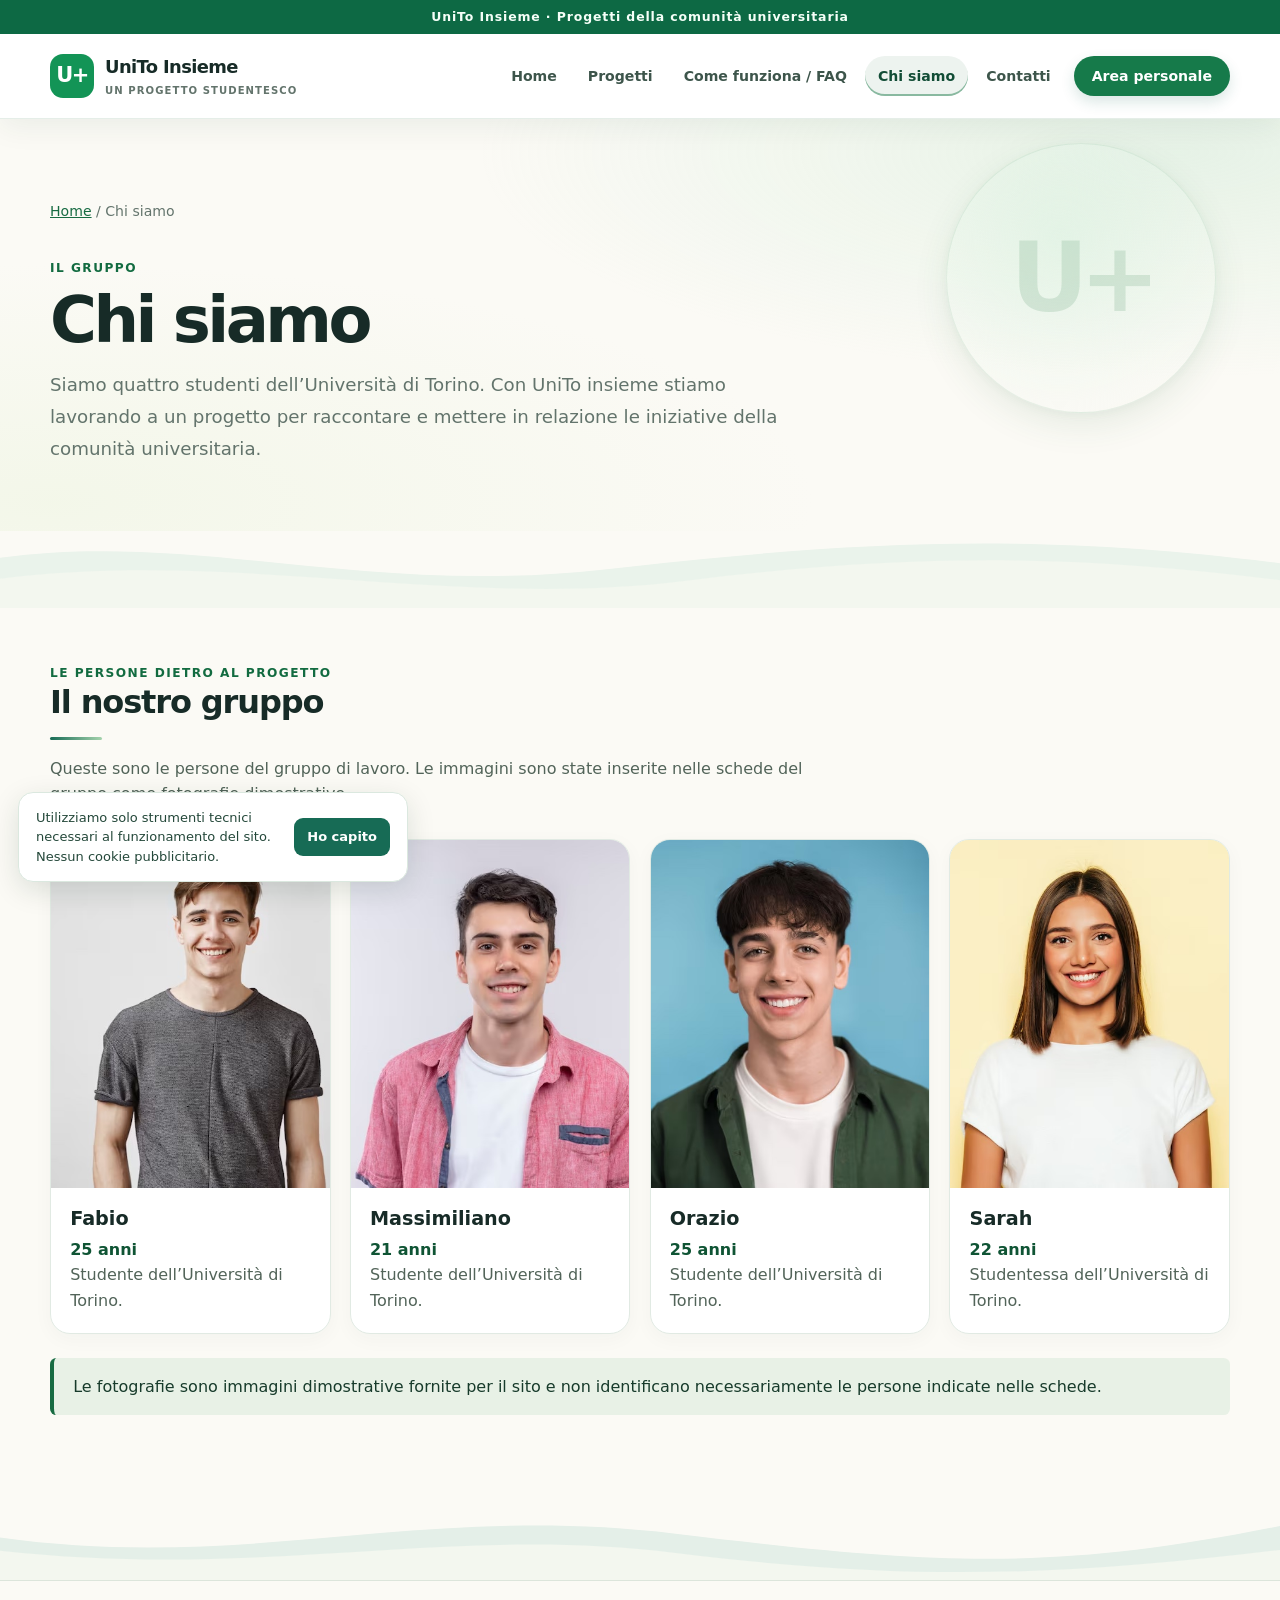
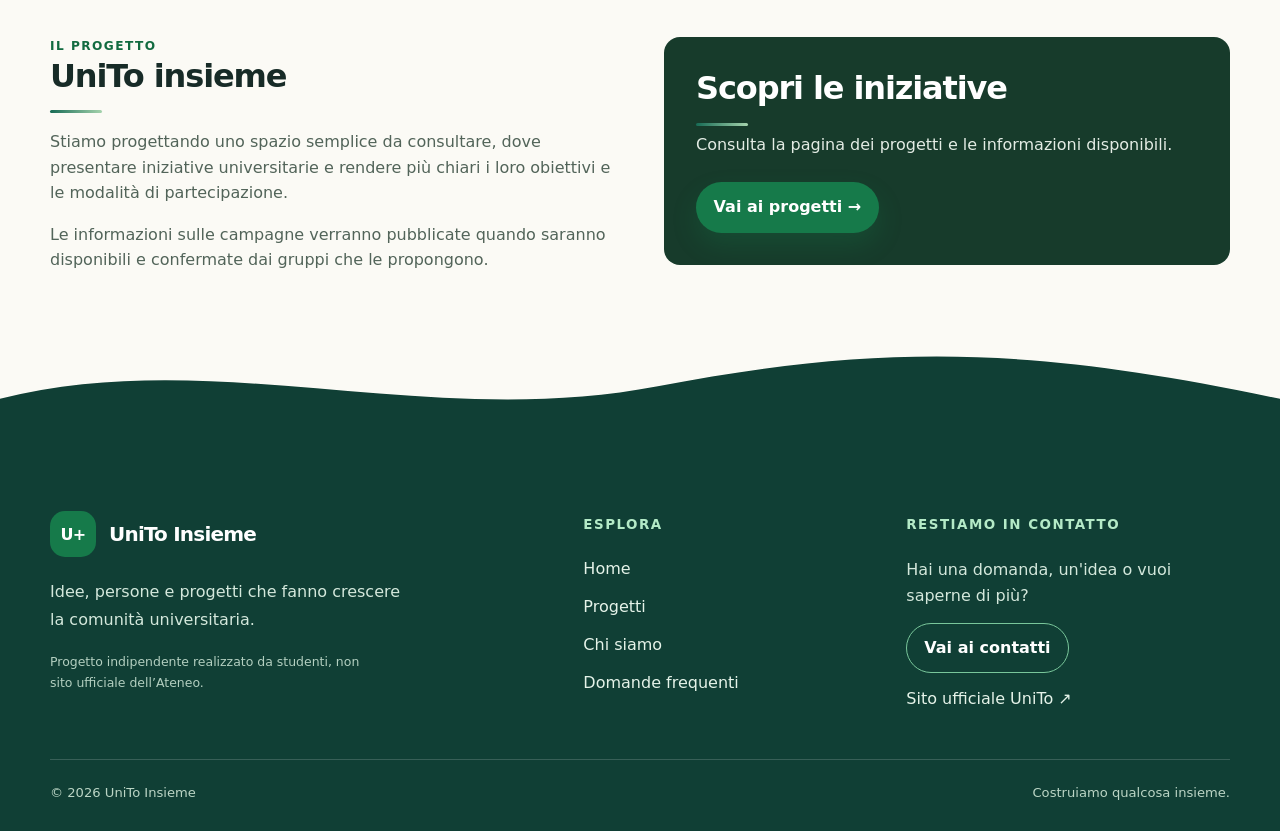
<file: UniTo_Insieme/chi-siamo.html>
<!DOCTYPE html>

<html lang="it">
<head>
<meta charset="utf-8"/>
<meta content="width=device-width, initial-scale=1" name="viewport"/>
<title>Chi siamo | UniTo insieme</title>
<meta content="Siamo quattro studenti dell’Università di Torino e stiamo lavorando a UniTo insieme." name="description"/>
<link href="assets/css/chi-siamo.css" rel="stylesheet"/>
<link href="assets/css/site-theme.css" rel="stylesheet"/>
<link href="assets/css/demo-enhancements.css" rel="stylesheet"/>
<script defer="" src="assets/js/chi-siamo.js"></script>
<link href="assets/css/unito-refinements.css" rel="stylesheet"/>
<script defer="" src="assets/js/cookie-banner.js"></script>
<link href="assets/css/motion.css" rel="stylesheet"/>
<script defer="" src="assets/js/motion.js"></script>
<link href="assets/css/elegant-restyle.css" rel="stylesheet"/>
<link href="assets/css/visual-fixes.css" rel="stylesheet"/>
<link href="assets/css/logo-uniforme.css" rel="stylesheet"/>
<link href="assets/css/gallery-refinements.css" rel="stylesheet"/><link href="assets/css/decorazioni-uniformi.css" rel="stylesheet"/>
<script defer src="assets/js/site-components.js"></script>

</head>
<body>
<site-header></site-header>
<main id="main">
<section class="intro">
<div class="wrap">
<nav aria-label="Percorso" class="crumb">
<a href="index.html">Home</a> / Chi siamo
        </nav>
<div class="eyebrow">Il gruppo</div>
<h1>Chi siamo</h1>
<p class="lead">Siamo quattro studenti dell’Università di Torino. Con UniTo insieme stiamo lavorando a un progetto per raccontare e mettere in relazione le iniziative della comunità universitaria.</p>
</div>
</section>
<div aria-hidden="true" class="unito-wave-divider"></div><section aria-labelledby="team-title" class="team-section" id="contenuto">
<div class="wrap">
<div class="eyebrow">Le persone dietro al progetto</div>
<h2 id="team-title">Il nostro gruppo</h2>
<p class="team-intro">Queste sono le persone del gruppo di lavoro. Le immagini sono state inserite nelle schede del gruppo come fotografie dimostrative.</p>
<div class="team-grid">
<article class="person-card">
<div class="person-photo"><img alt="Ritratto fotografico dimostrativo" loading="lazy" src="assets/img/team-1.jpg"/></div>
<div class="person-info">
<h3>Fabio</h3>
<p class="age">25 anni</p>
<p>Studente dell’Università di Torino.</p>
</div>
</article>
<article class="person-card">
<div class="person-photo"><img alt="Ritratto fotografico dimostrativo" loading="lazy" src="assets/img/team-2.jpg"/></div>
<div class="person-info">
<h3>Massimiliano</h3>
<p class="age">21 anni</p>
<p>Studente dell’Università di Torino.</p>
</div>
</article>
<article class="person-card">
<div class="person-photo"><img alt="Ritratto fotografico dimostrativo" loading="lazy" src="assets/img/team-3.jpg"/></div>
<div class="person-info">
<h3>Orazio</h3>
<p class="age">25 anni</p>
<p>Studente dell’Università di Torino.</p>
</div>
</article>
<article class="person-card">
<div class="person-photo"><img alt="Ritratto fotografico dimostrativo" loading="lazy" src="assets/img/team-4.jpg"/></div>
<div class="person-info">
<h3>Sarah</h3>
<p class="age">22 anni</p>
<p>Studentessa dell’Università di Torino.</p>
</div>
</article>
</div>
<p class="photo-note">Le fotografie sono immagini dimostrative fornite per il sito e non identificano necessariamente le persone indicate nelle schede.</p>
</div>
</section>
<div aria-hidden="true" class="unito-wave-divider unito-wave-alt"></div><section aria-labelledby="project-title" class="about-section">
<div class="wrap about-grid">
<div>
<div class="eyebrow">Il progetto</div>
<h2 id="project-title">UniTo insieme</h2>
<p>Stiamo progettando uno spazio semplice da consultare, dove presentare iniziative universitarie e rendere più chiari i loro obiettivi e le modalità di partecipazione.</p>
<p>Le informazioni sulle campagne verranno pubblicate quando saranno disponibili e confermate dai gruppi che le propongono.</p>
</div>
<div class="cta">
<div>
<h2>Scopri le iniziative</h2>
<p>Consulta la pagina dei progetti e le informazioni disponibili.</p>
</div>
<a class="btn" href="progetti.html">Vai ai progetti →</a>
</div>
</div>
</section>
</main>
<site-footer></site-footer>
<script defer="" src="assets/js/accessibility.js"></script>
</body>
</html>
</file>
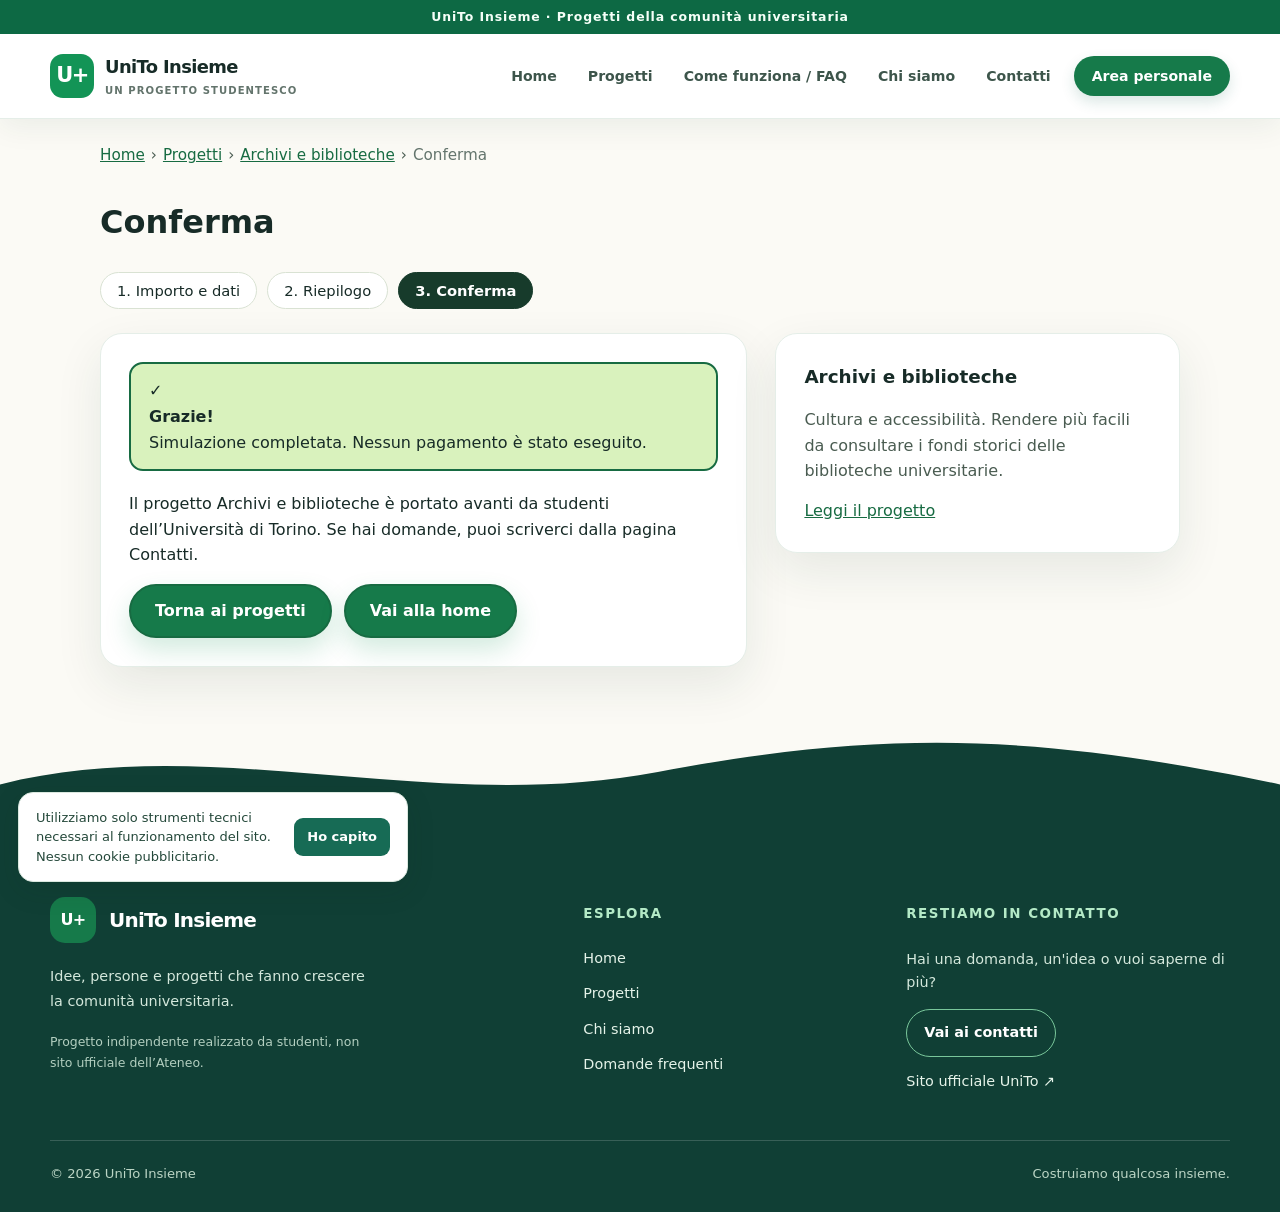
<file: UniTo_Insieme/conferma.html>
<!DOCTYPE html>

<html lang="it">
<head>
<meta charset="utf-8"/>
<meta content="width=device-width, initial-scale=1" name="viewport"/>
<title>Conferma — UniTo Insieme</title>
<link href="assets/css/checkout.css" rel="stylesheet"/>
<link href="assets/css/site-theme.css" rel="stylesheet"/>
<link href="assets/css/demo-enhancements.css" rel="stylesheet"/>
<link href="assets/css/unito-refinements.css" rel="stylesheet"/>
<script defer="" src="assets/js/cookie-banner.js"></script>
<link href="assets/css/motion.css" rel="stylesheet"/>
<script defer="" src="assets/js/motion.js"></script>
<link href="assets/css/elegant-restyle.css" rel="stylesheet"/>
<link href="assets/css/visual-fixes.css" rel="stylesheet"/>
<link href="assets/css/logo-uniforme.css" rel="stylesheet"/>
<link href="assets/css/gallery-refinements.css" rel="stylesheet"/><link href="assets/css/decorazioni-uniformi.css" rel="stylesheet"/>
<script defer src="assets/js/site-components.js"></script>
</head>
<body>
<site-header></site-header>
<main class="container">
<nav aria-label="Percorso di navigazione" class="crumb">
<ol>
<li><a href="index.html">Home</a></li>
<li><a href="progetti.html">Progetti</a></li>
<li><a data-project-link="" href="progetto-archivi.html"><span data-project-name="">Archivi e biblioteche</span></a></li>
<li><span aria-current="page">Conferma</span></li>
</ol>
</nav>
<div class="page-head">
<h1>Conferma</h1>
<ol aria-label="Passaggi" class="steps">
<li>1. Importo e dati</li>
<li>2. Riepilogo</li>
<li aria-current="step">3. Conferma</li>
</ol>
</div>
<div class="layout">
<section aria-labelledby="doneTitle" class="panel" id="contenuto">
<div class="ok">
<span aria-hidden="true" class="ok-icon">✓</span>
<p id="doneTitle"><strong id="greeting">Grazie!</strong><br/>Simulazione completata. Nessun pagamento è stato eseguito.</p>
</div>
<p>Il progetto <span data-project-name="">Archivi e biblioteche</span> è portato avanti da studenti dell’Università di Torino. Se hai domande, puoi scriverci dalla pagina Contatti.</p>
<div class="actions">
<a class="btn" href="progetti.html">Torna ai progetti</a>
<a class="btn ghost" href="index.html">Vai alla home</a>
</div>
</section>
<aside aria-label="Il progetto" class="panel side">
<h2><span data-project-name="">Archivi e biblioteche</span></h2>
<p>Cultura e accessibilità. Rendere più facili da consultare i fondi storici delle biblioteche universitarie.</p>
<a data-project-link="" href="progetto-archivi.html">Leggi il progetto</a>
</aside>
</div>
</main>
<script defer="" src="assets/js/donation-demo.js"></script>
<site-footer></site-footer>
<script src="assets/js/conferma.js"></script>
<script defer="" src="assets/js/accessibility.js"></script>
</body>
</html>
</file>
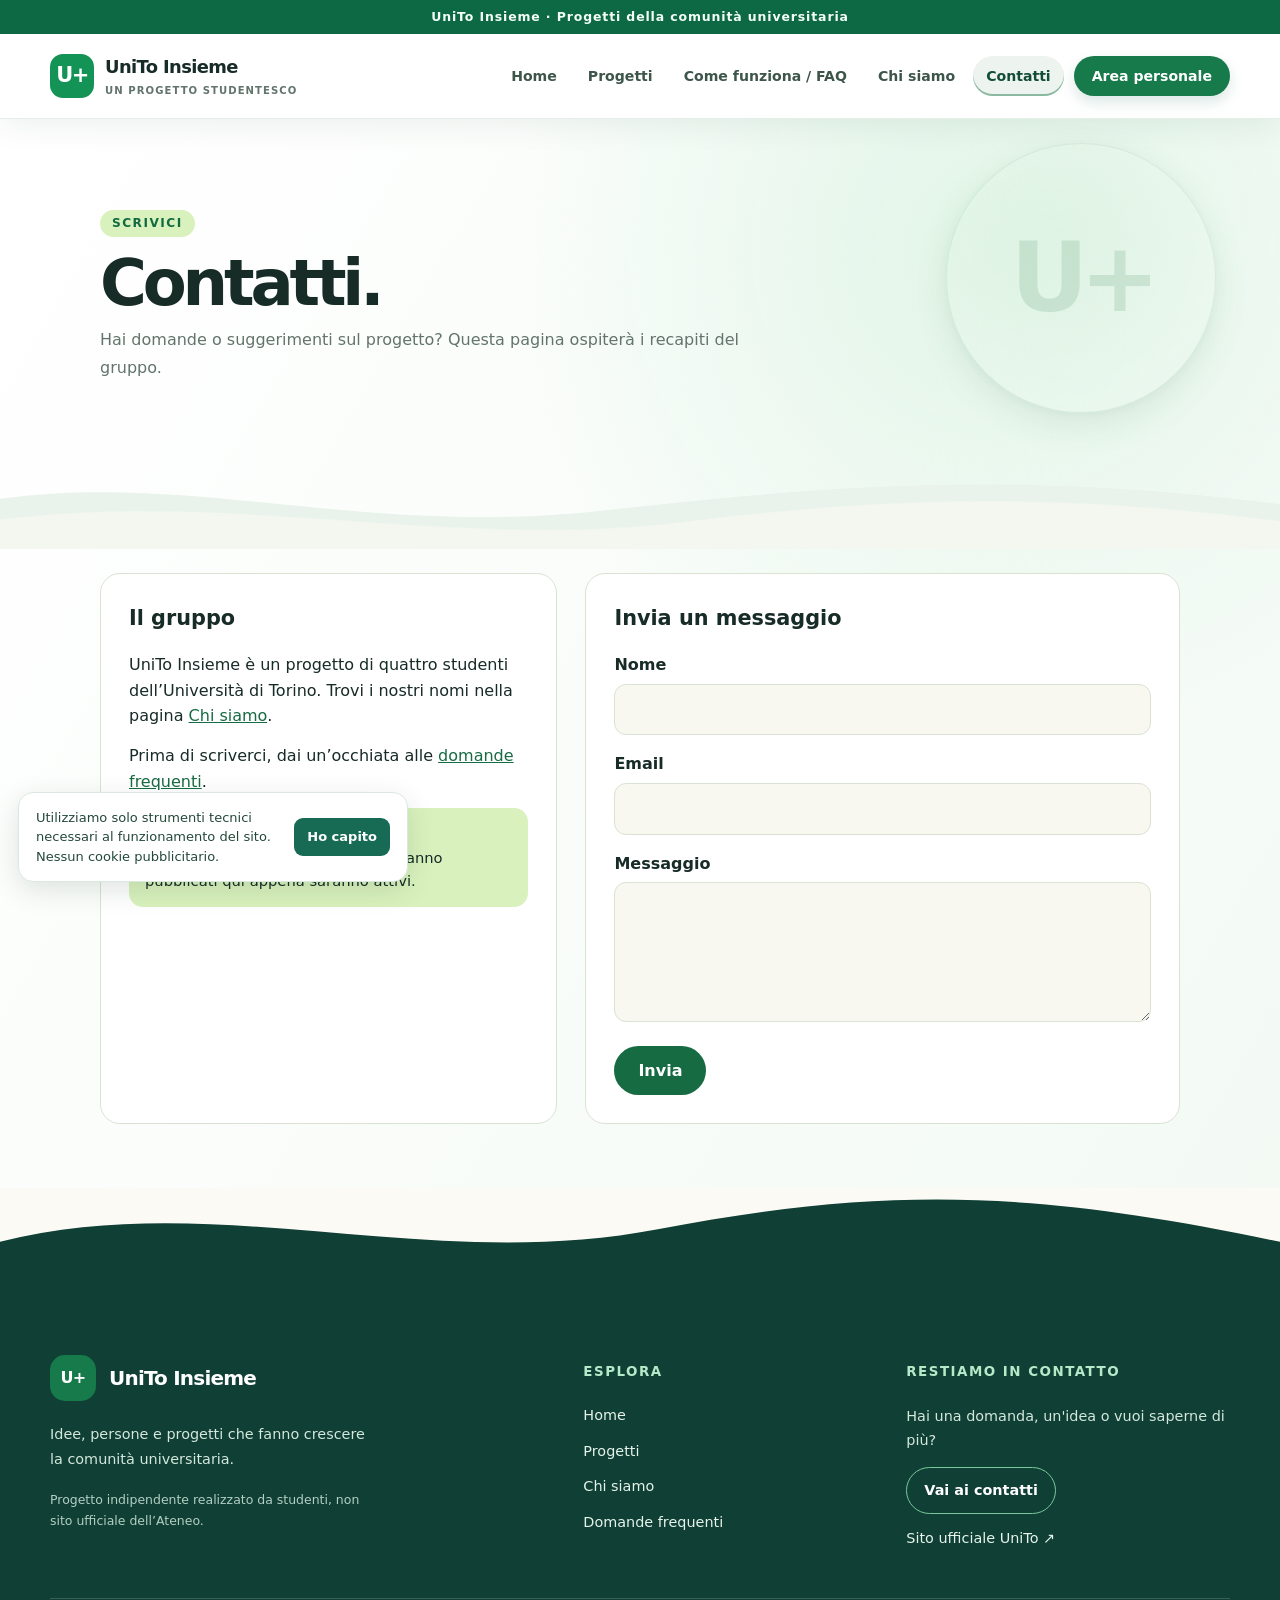
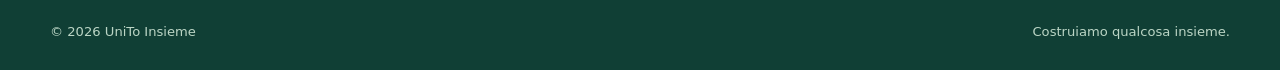
<file: UniTo_Insieme/contatti.html>
<!DOCTYPE html>

<html lang="it">
<head>
<meta charset="utf-8"/>
<meta content="width=device-width, initial-scale=1" name="viewport"/>
<meta content="Contatta il gruppo di UniTo Insieme." name="description"/>
<title>Contatti — UniTo Insieme</title>
<link href="assets/css/contatti.css" rel="stylesheet"/>
<link href="assets/css/site-theme.css" rel="stylesheet"/>
<link href="assets/css/demo-enhancements.css" rel="stylesheet"/>
<link href="assets/css/unito-refinements.css" rel="stylesheet"/>
<script defer="" src="assets/js/cookie-banner.js"></script>
<link href="assets/css/motion.css" rel="stylesheet"/>
<script defer="" src="assets/js/motion.js"></script>
<link href="assets/css/elegant-restyle.css" rel="stylesheet"/>
<link href="assets/css/visual-fixes.css" rel="stylesheet"/>
<link href="assets/css/logo-uniforme.css" rel="stylesheet"/>
<link href="assets/css/gallery-refinements.css" rel="stylesheet"/><link href="assets/css/decorazioni-uniformi.css" rel="stylesheet"/>
<script defer src="assets/js/site-components.js"></script>
</head>
<body>
<site-header skip-target="contenuto"></site-header>
<main>
<section aria-labelledby="pageTitle" class="hero container">
<span class="eyebrow">Scrivici</span>
<h1 id="pageTitle">Contatti.</h1>
<p>Hai domande o suggerimenti sul progetto? Questa pagina ospiterà i recapiti del gruppo.</p>
</section>
<div aria-hidden="true" class="unito-wave-divider"></div><section aria-label="Contatti e modulo" class="container contact-layout" id="contenuto">
<div class="info-card">
<h2>Il gruppo</h2>
<p>UniTo Insieme è un progetto di quattro studenti dell’Università di Torino. Trovi i nostri nomi nella pagina <a href="chi-siamo.html">Chi siamo</a>.</p>
<p>Prima di scriverci, dai un’occhiata alle <a href="faq.html">domande frequenti</a>.</p>
<div class="notice-card">
<strong>Recapiti in arrivo</strong>
          Indirizzo email e canali ufficiali verranno pubblicati qui appena saranno attivi.
        </div>
</div>
<div class="form-card">
<h2>Invia un messaggio</h2>
<form id="contactForm" novalidate="">
<div class="field">
<label for="name">Nome</label>
<input autocomplete="name" id="name" name="name" type="text"/>
<span class="error-text" role="alert"></span>
</div>
<div class="field">
<label for="email">Email</label>
<input autocomplete="email" id="email" name="email" type="email"/>
<span class="error-text" role="alert"></span>
</div>
<div class="field">
<label for="message">Messaggio</label>
<textarea id="message" name="message"></textarea>
<span class="error-text" role="alert"></span>
</div>
<button class="submit-btn" type="submit">Invia</button>
<div class="form-status" id="formStatus" role="status"></div>
</form>
</div>
</section>
</main>
<site-footer></site-footer>
<script src="assets/js/contatti.js"></script>
<script defer="" src="assets/js/accessibility.js"></script>
</body>
</html>
</file>
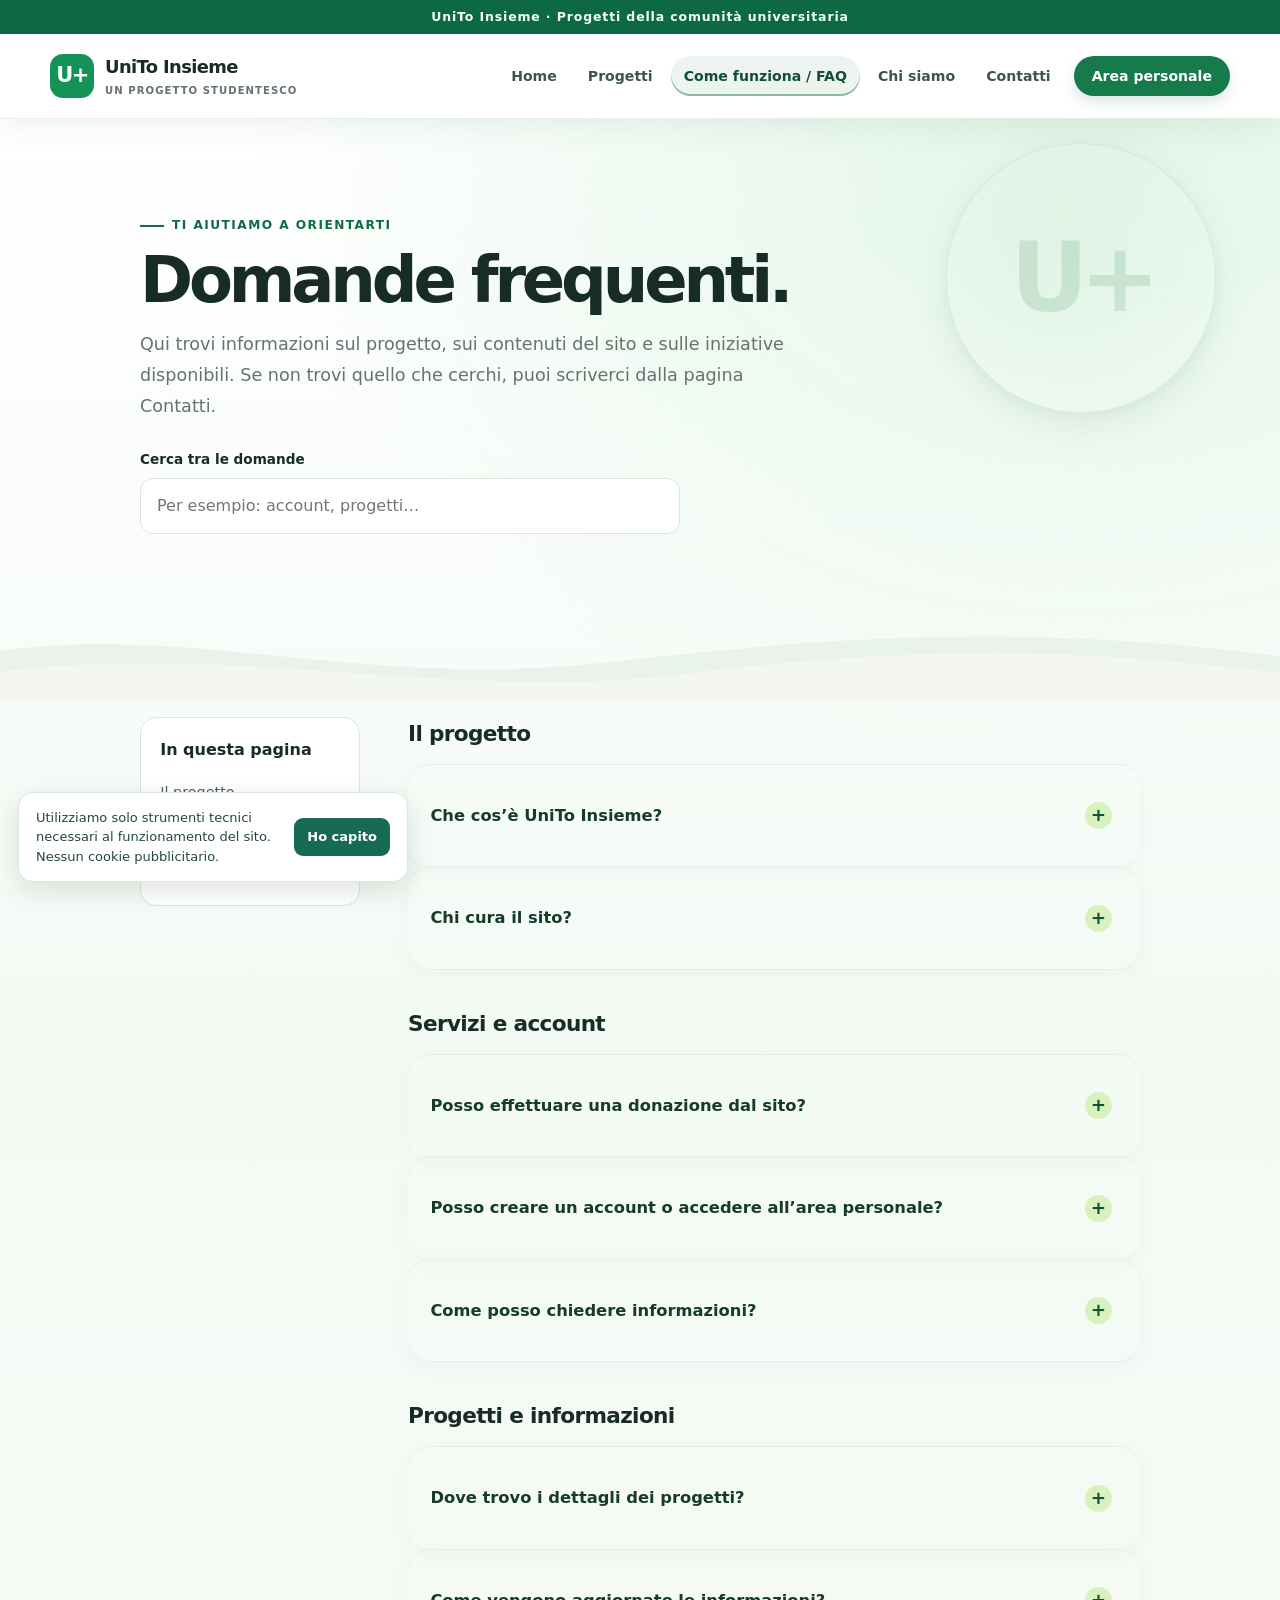
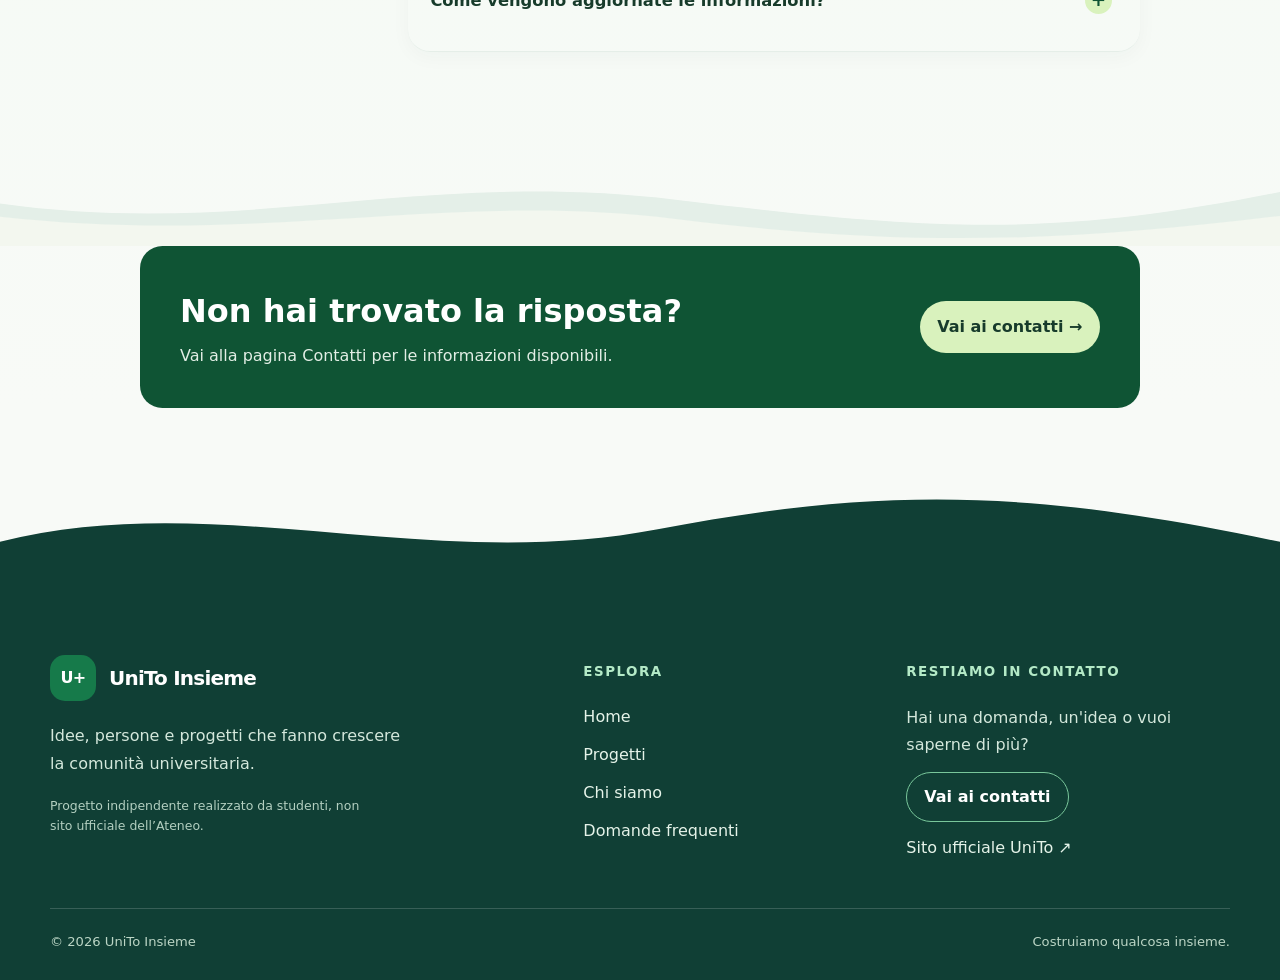
<file: UniTo_Insieme/faq.html>
<!DOCTYPE html>

<html lang="it">
<head>
<meta charset="utf-8"/>
<meta content="width=device-width, initial-scale=1" name="viewport"/>
<meta content="Domande frequenti sul progetto UniTo Insieme." name="description"/>
<title>FAQ — UniTo Insieme</title>
<link href="assets/css/faq.css" rel="stylesheet"/>
<link href="assets/css/site-theme.css" rel="stylesheet"/>
<link href="assets/css/demo-enhancements.css" rel="stylesheet"/>
<link href="assets/css/unito-refinements.css" rel="stylesheet"/>
<script defer="" src="assets/js/cookie-banner.js"></script>
<link href="assets/css/motion.css" rel="stylesheet"/>
<script defer="" src="assets/js/motion.js"></script>
<link href="assets/css/elegant-restyle.css" rel="stylesheet"/>
<link href="assets/css/visual-fixes.css" rel="stylesheet"/>
<link href="assets/css/logo-uniforme.css" rel="stylesheet"/>
<link href="assets/css/gallery-refinements.css" rel="stylesheet"/><link href="assets/css/decorazioni-uniformi.css" rel="stylesheet"/>
<script defer src="assets/js/site-components.js"></script>
</head>
<body>
<site-header></site-header>
<main>
<section aria-labelledby="pageTitle" class="hero container">
<span class="eyebrow">Ti aiutiamo a orientarti</span>
<h1 id="pageTitle">Domande frequenti.</h1>
<p>Qui trovi informazioni sul progetto, sui contenuti del sito e sulle iniziative disponibili. Se non trovi quello che cerchi, puoi scriverci dalla pagina Contatti.</p>
<div class="search-box">
<label for="faqSearch">Cerca tra le domande</label>
<input autocomplete="off" id="faqSearch" placeholder="Per esempio: account, progetti…" type="search"/>
</div>
</section>
<div aria-hidden="true" class="unito-wave-divider"></div><section aria-label="Domande e risposte" class="faq-section container" id="contenuto">
<div class="faq-layout">
<aside aria-label="Categorie FAQ" class="faq-nav">
<strong>In questa pagina</strong>
<a href="#progetto">Il progetto</a>
<a href="#servizi">Servizi e account</a>
<a href="#contenuti">Progetti e informazioni</a>
</aside>
<div>
<div class="empty-state" id="emptyState" role="status">Nessuna domanda corrisponde alla ricerca. Prova con un termine diverso.</div>
<section class="group" id="progetto">
<h2>Il progetto</h2>
<article class="faq-item">
<h3><button aria-expanded="false" class="faq-question" type="button"><span>Che cos’è UniTo Insieme?</span><span aria-hidden="true" class="plus">+</span></button></h3>
<div class="faq-answer" hidden="until-found"><p>È un progetto studentesco dell’Università di Torino che presenta iniziative e idee legate alla comunità universitaria.</p></div>
</article>
<article class="faq-item">
<h3><button aria-expanded="false" class="faq-question" type="button"><span>Chi cura il sito?</span><span aria-hidden="true" class="plus">+</span></button></h3>
<div class="faq-answer" hidden="until-found"><p>Il sito è curato dal gruppo di studenti presentato nella pagina <a href="chi-siamo.html">Chi siamo</a>.</p></div>
</article>
</section>
<section class="group" id="servizi">
<h2>Servizi e account</h2>
<article class="faq-item">
<h3><button aria-expanded="false" class="faq-question" type="button"><span>Posso effettuare una donazione dal sito?</span><span aria-hidden="true" class="plus">+</span></button></h3>
<div class="faq-answer" hidden="until-found"><p>No. Al momento il sito non gestisce donazioni né pagamenti. Non inserire coordinate bancarie o altri dati sensibili.</p></div>
</article>
<article class="faq-item">
<h3><button aria-expanded="false" class="faq-question" type="button"><span>Posso creare un account o accedere all’area personale?</span><span aria-hidden="true" class="plus">+</span></button></h3>
<div class="faq-answer" hidden="until-found"><p>Nella <a href="area-personale.html">Area personale</a> trovi le schede di accesso e registrazione, ma non sono ancora collegate a un servizio di autenticazione: le credenziali non vengono inviate né salvate.</p></div>
</article>
<article class="faq-item">
<h3><button aria-expanded="false" class="faq-question" type="button"><span>Come posso chiedere informazioni?</span><span aria-hidden="true" class="plus">+</span></button></h3>
<div class="faq-answer" hidden="until-found"><p>Puoi consultare la pagina <a href="contatti.html">Contatti</a>.</p></div>
</article>
</section>
<section class="group" id="contenuti">
<h2>Progetti e informazioni</h2>
<article class="faq-item">
<h3><button aria-expanded="false" class="faq-question" type="button"><span>Dove trovo i dettagli dei progetti?</span><span aria-hidden="true" class="plus">+</span></button></h3>
<div class="faq-answer" hidden="until-found"><p>Nella pagina <a href="progetti.html">Progetti</a>. I progetti verranno pubblicati man mano che saranno disponibili informazioni reali e verificate.</p></div>
</article>
<article class="faq-item">
<h3><button aria-expanded="false" class="faq-question" type="button"><span>Come vengono aggiornate le informazioni?</span><span aria-hidden="true" class="plus">+</span></button></h3>
<div class="faq-answer" hidden="until-found"><p>I contenuti vengono aggiornati dal gruppo quando sono disponibili informazioni verificabili. Se noti qualcosa da correggere, scrivici dalla pagina Contatti.</p></div>
</article>
</section>
</div>
</div>
</section>
<div aria-hidden="true" class="unito-wave-divider unito-wave-alt"></div><section aria-label="Contatti" class="container contact-band">
<div>
<h2>Non hai trovato la risposta?</h2>
<p>Vai alla pagina Contatti per le informazioni disponibili.</p>
</div>
<a href="contatti.html">Vai ai contatti <span aria-hidden="true">→</span></a>
</section>
</main>
<site-footer></site-footer>
<script src="assets/js/faq.js"></script>
<script defer="" src="assets/js/accessibility.js"></script>
</body>
</html>
</file>
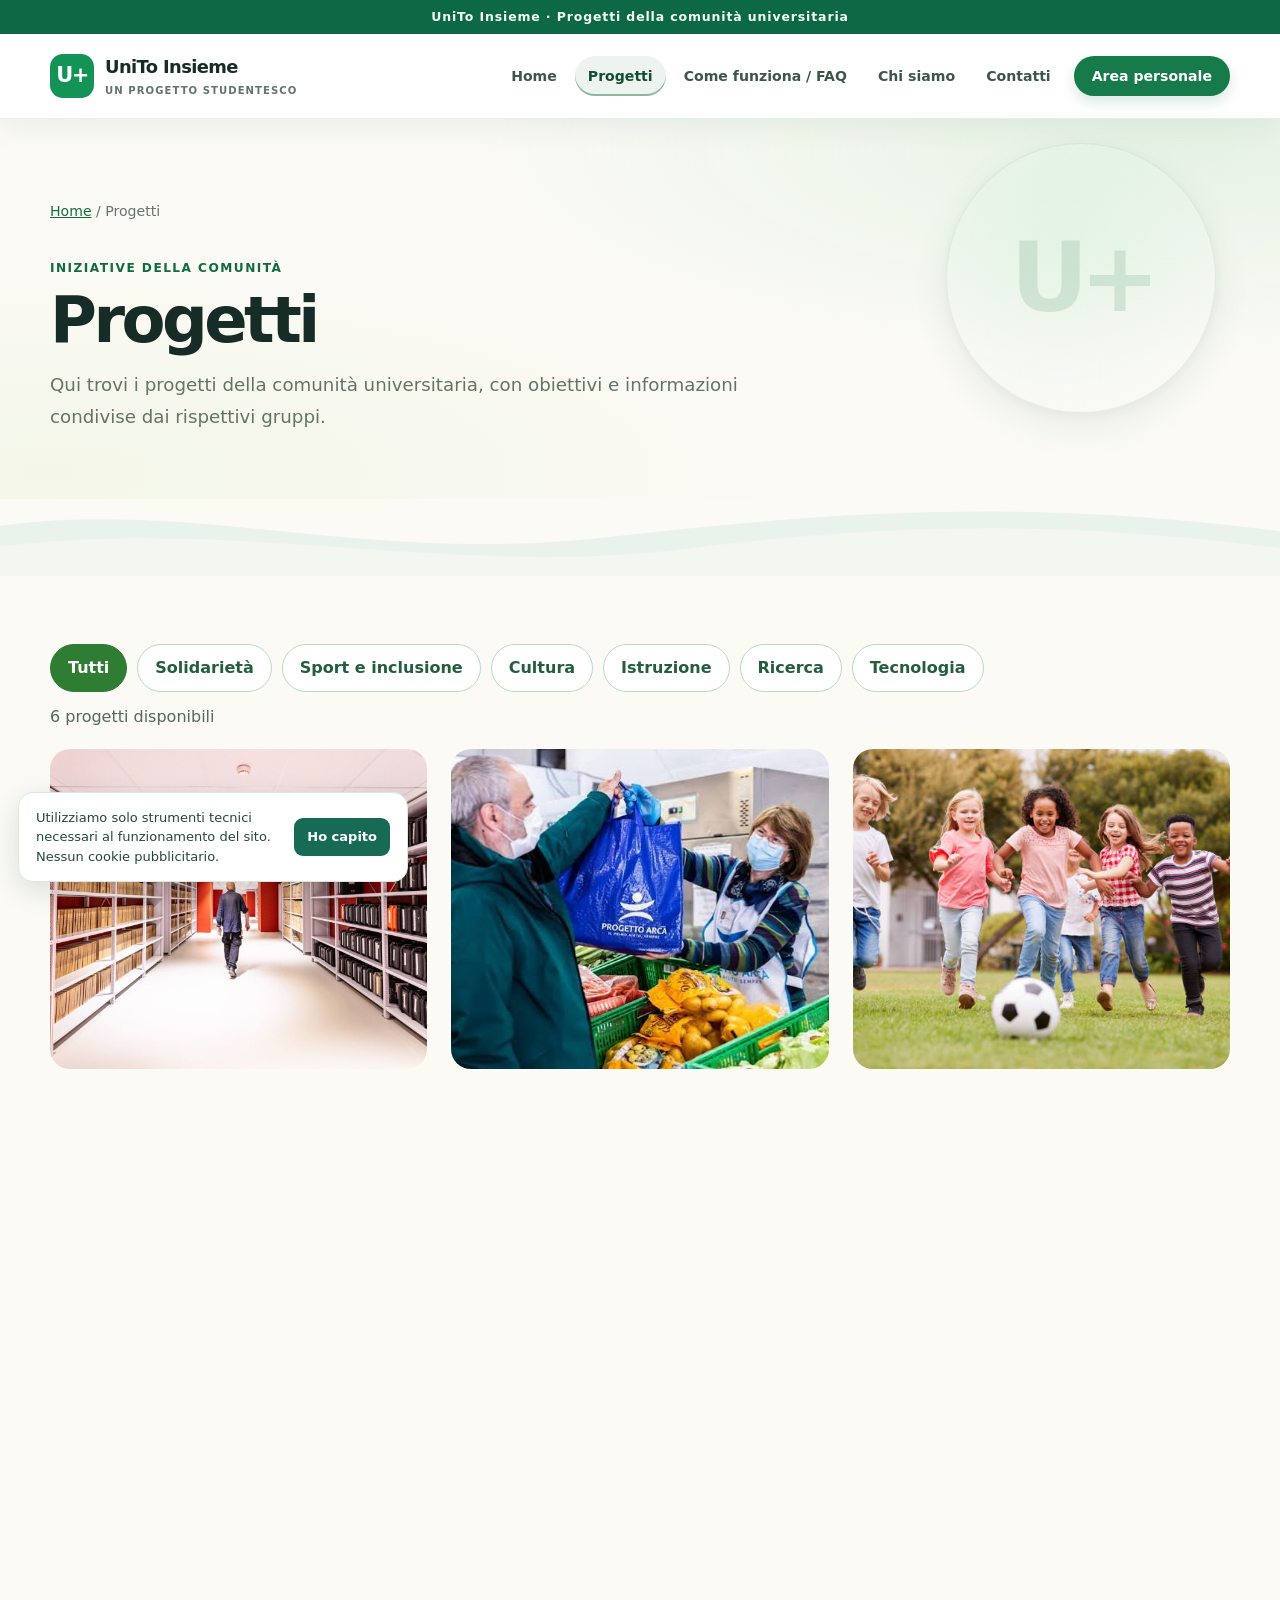
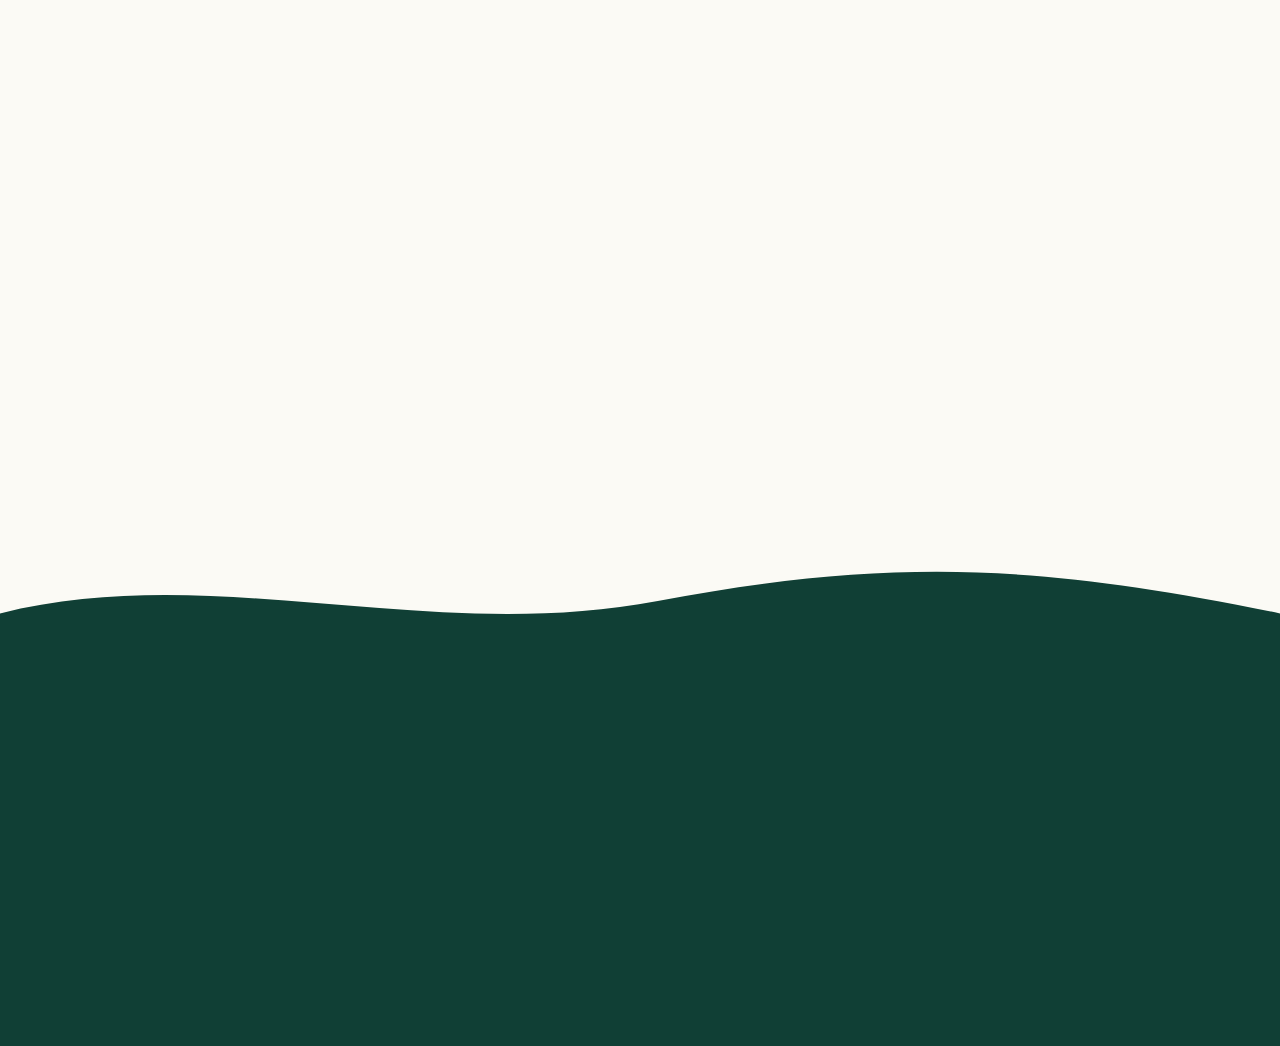
<file: UniTo_Insieme/progetti.html>
<!DOCTYPE html>

<html lang="it">
<head>
<meta charset="utf-8"/>
<meta content="width=device-width, initial-scale=1" name="viewport"/>
<title>Progetti | UniTo insieme</title>
<meta content="Scopri i progetti della comunità universitaria presentati su UniTo insieme." name="description"/>
<link href="assets/css/progetti.css" rel="stylesheet"/>
<link href="assets/css/site-theme.css" rel="stylesheet"/>
<link href="assets/css/demo-enhancements.css" rel="stylesheet"/>
<script defer="" src="assets/js/progetti.js"></script>
<link href="assets/css/unito-refinements.css" rel="stylesheet"/>
<script defer="" src="assets/js/cookie-banner.js"></script>
<link href="assets/css/motion.css" rel="stylesheet"/>
<script defer="" src="assets/js/motion.js"></script>
<link href="assets/css/elegant-restyle.css" rel="stylesheet"/>
<link href="assets/css/visual-fixes.css" rel="stylesheet"/>
<link href="assets/css/logo-uniforme.css" rel="stylesheet"/>
<link href="assets/css/gallery-refinements.css" rel="stylesheet"/><link href="assets/css/decorazioni-uniformi.css" rel="stylesheet"/>
<script defer src="assets/js/site-components.js"></script>
</head>
<body>
<site-header></site-header>
<main id="main">
<section class="intro">
<div class="wrap">
<nav aria-label="Percorso" class="crumb">
<a href="index.html">Home</a> / Progetti
        </nav>
<div class="eyebrow">Iniziative della comunità</div>
<h1>Progetti</h1>
<p class="lead">Qui trovi i progetti della comunità universitaria, con obiettivi e informazioni condivise dai rispettivi gruppi.</p>
</div>
</section>
<div aria-hidden="true" class="unito-wave-divider"></div><section aria-labelledby="projects-title" class="projects wrap" id="contenuto">
<h2 class="sr-only" id="projects-title">Elenco dei progetti</h2>
<div aria-label="Filtra progetti per categoria" class="project-filters" role="group"><button aria-pressed="true" class="filter-btn active" data-filter="all" type="button">Tutti</button><button class="filter-btn" data-filter="solidarietà" type="button">Solidarietà</button><button class="filter-btn" data-filter="sport e inclusione" type="button">Sport e inclusione</button><button class="filter-btn" data-filter="cultura e accessibilità" type="button">Cultura</button><button class="filter-btn" data-filter="istruzione" type="button">Istruzione</button><button class="filter-btn" data-filter="ricerca" type="button">Ricerca</button><button class="filter-btn" data-filter="tecnologia" type="button">Tecnologia</button></div><p aria-live="polite" class="filter-count" id="filter-count" role="status">6 progetti disponibili</p><div class="project-grid">
<article class="project-card" data-category="cultura e accessibilità">
<img alt="Corridoio di un archivio con scaffali di faldoni a sinistra e custodie nere a destra" class="card-img" height="512" loading="lazy" src="assets/img/archivi.jpg" width="768"/>
<div class="card-body">
<span class="tag">Cultura e accessibilità</span>
<h3><a href="progetto-archivi.html">Archivi e biblioteche</a></h3>
<p>Rendere più facili da consultare i fondi storici delle biblioteche universitarie, anche per chi ha una disabilità visiva.</p>
<a class="card-link" href="progetto-archivi.html">Scopri il progetto<span class="sr-only"> Archivi e biblioteche</span> <span aria-hidden="true">→</span></a><a class="donate-card-link" href="checkout-1.html?progetto=archivi">Sostieni il progetto →</a>
</div>
</article>
<article class="project-card" data-category="solidarietà">
<img alt="Un volontario con mascherina consegna una borsa blu con generi alimentari a una persona, accanto a casse di frutta e verdura" class="card-img" height="429" loading="lazy" src="assets/img/dispensa.jpg" width="713"/>
<div class="card-body">
<span class="tag">Solidarietà</span>
<h3><a href="progetto-dispensa.html">Dispensa solidale</a></h3>
<p>Raccogliere e distribuire alimenti a studentesse e studenti in difficoltà economica, insieme alle realtà solidali del territorio.</p>
<a class="card-link" href="progetto-dispensa.html">Scopri il progetto<span class="sr-only"> Dispensa solidale</span> <span aria-hidden="true">→</span></a><a class="donate-card-link" href="checkout-1.html?progetto=dispensa">Sostieni il progetto →</a>
</div>
</article>
<article class="project-card" data-category="sport e inclusione">
<img alt="Un gruppo di bambine e bambini corre su un prato verso un pallone da calcio, sorridendo" class="card-img" height="408" loading="lazy" src="assets/img/sport.jpg" width="612"/>
<div class="card-body">
<span class="tag">Sport e inclusione</span>
<h3><a href="progetto-sport.html">Sport per tutti</a></h3>
<p>Attività sportive gratuite nei parchi cittadini, guidate da studenti, per bambine e bambini di ogni provenienza.</p>
<a class="card-link" href="progetto-sport.html">Scopri il progetto<span class="sr-only"> Sport per tutti</span> <span aria-hidden="true">→</span></a><a class="donate-card-link" href="checkout-1.html?progetto=sport">Sostieni il progetto →</a>
</div>
</article>
<article class="project-card" data-category="istruzione"><img alt="Studenti impegnati nello studio in aula" class="card-img" loading="lazy" src="assets/img/studio.jpg"/><div class="card-body"><span class="tag">Istruzione</span><h3><a href="progetto-studio.html">Studio per tutti</a></h3><p>Tutoraggio tra pari, materiali didattici condivisi e incontri di supporto per affrontare esami e difficoltà scolastiche.</p><a class="card-link" href="progetto-studio.html">Scopri il progetto <span aria-hidden="true">→</span></a><a class="donate-card-link" href="checkout-1.html?progetto=studio">Sostieni il progetto →</a></div></article><article class="project-card" data-category="ricerca"><img alt="Ricercatore con guanti utilizza una pipetta in laboratorio" class="card-img" loading="lazy" src="assets/img/ricerca.jpg"/><div class="card-body"><span class="tag">Ricerca</span><h3><a href="progetto-ricerca.html">Ricerca in laboratorio</a></h3><p>Strumenti e materiali per attività formative di laboratorio e piccoli progetti di ricerca promossi dagli studenti.</p><a class="card-link" href="progetto-ricerca.html">Scopri il progetto <span aria-hidden="true">→</span></a><a class="donate-card-link" href="checkout-1.html?progetto=ricerca">Sostieni il progetto →</a></div></article><article class="project-card" data-category="tecnologia"><img alt="Aula informatica attrezzata con computer e postazioni" class="card-img" loading="lazy" src="assets/img/digitale.jpg"/><div class="card-body"><span class="tag">Tecnologia</span><h3><a href="progetto-digitale.html">Competenze digitali</a></h3><p>Laboratori pratici di informatica, alfabetizzazione digitale e formazione gratuita per la comunità.</p><a class="card-link" href="progetto-digitale.html">Scopri il progetto <span aria-hidden="true">→</span></a><a class="donate-card-link" href="checkout-1.html?progetto=digitale">Sostieni il progetto →</a></div></article>
</div>
</section>
</main>
<site-footer></site-footer>
<script defer="" src="assets/js/accessibility.js"></script>
</body>
</html>
</file>
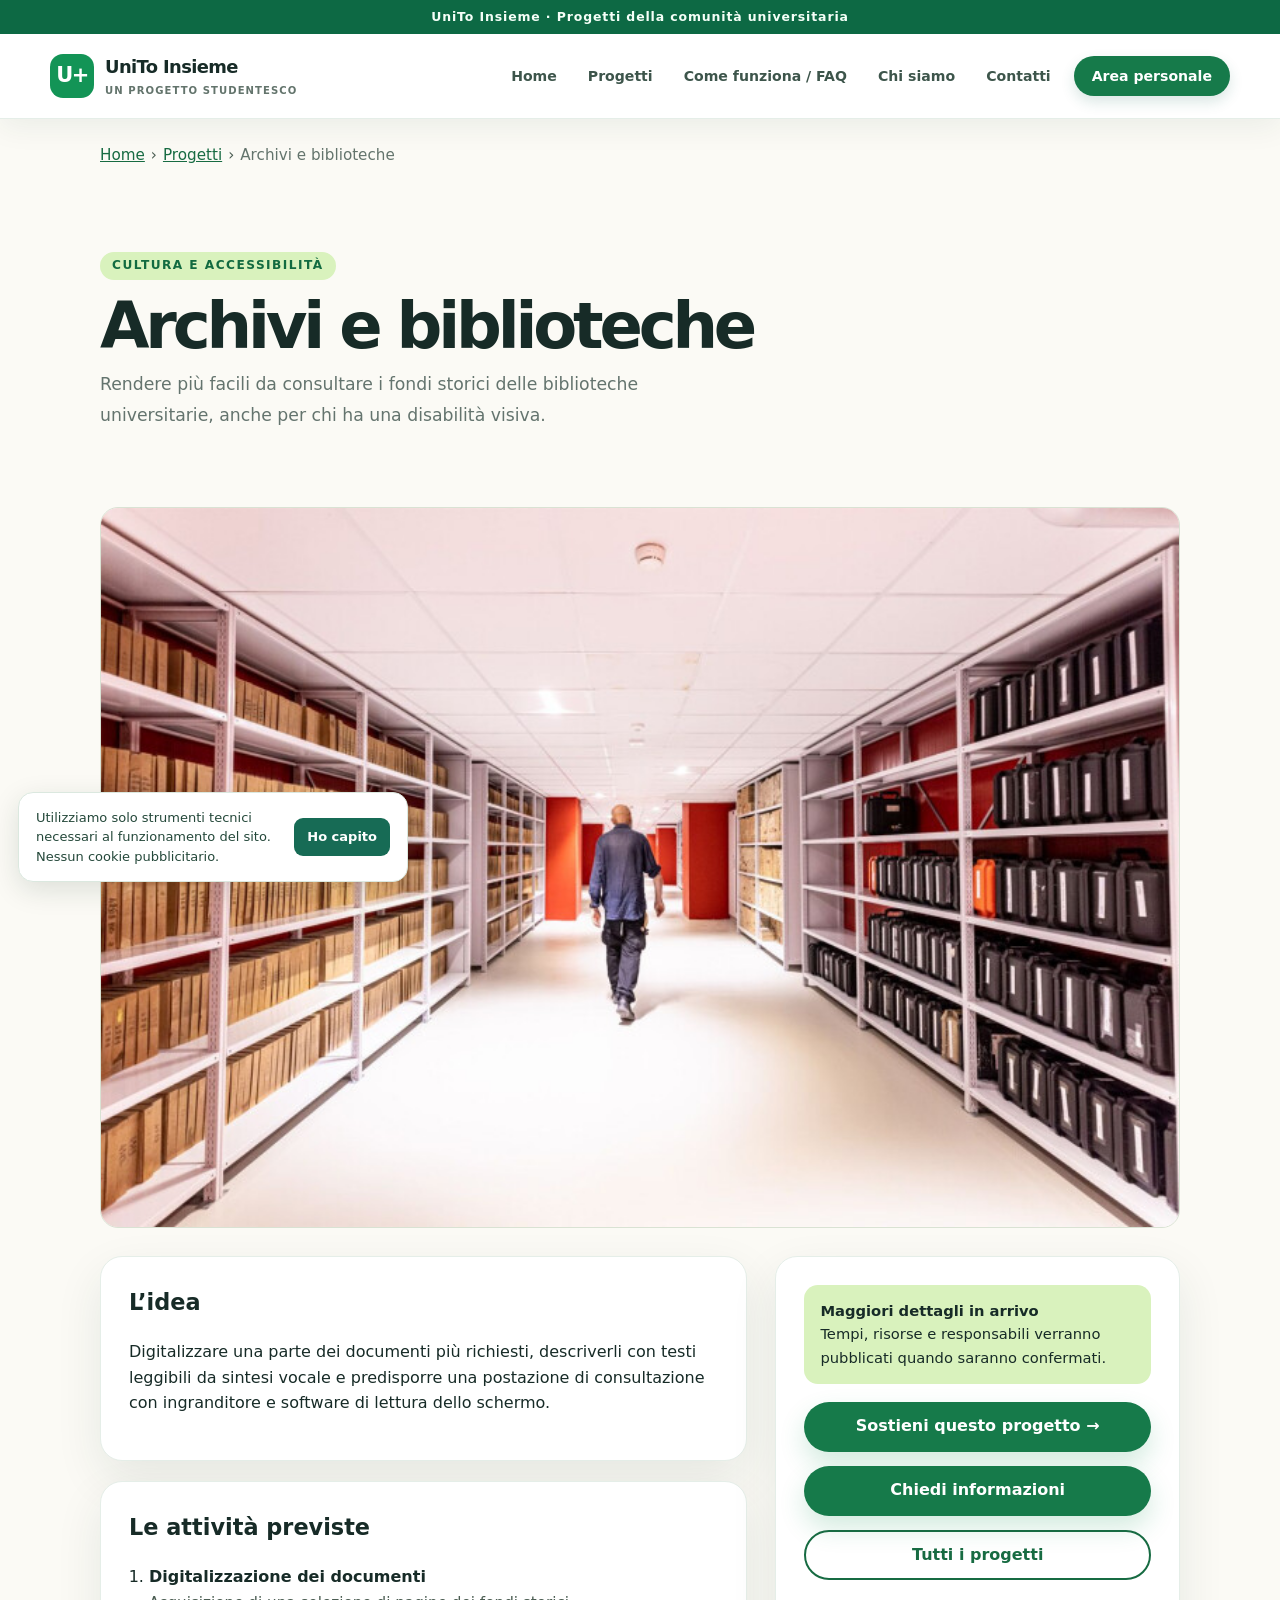
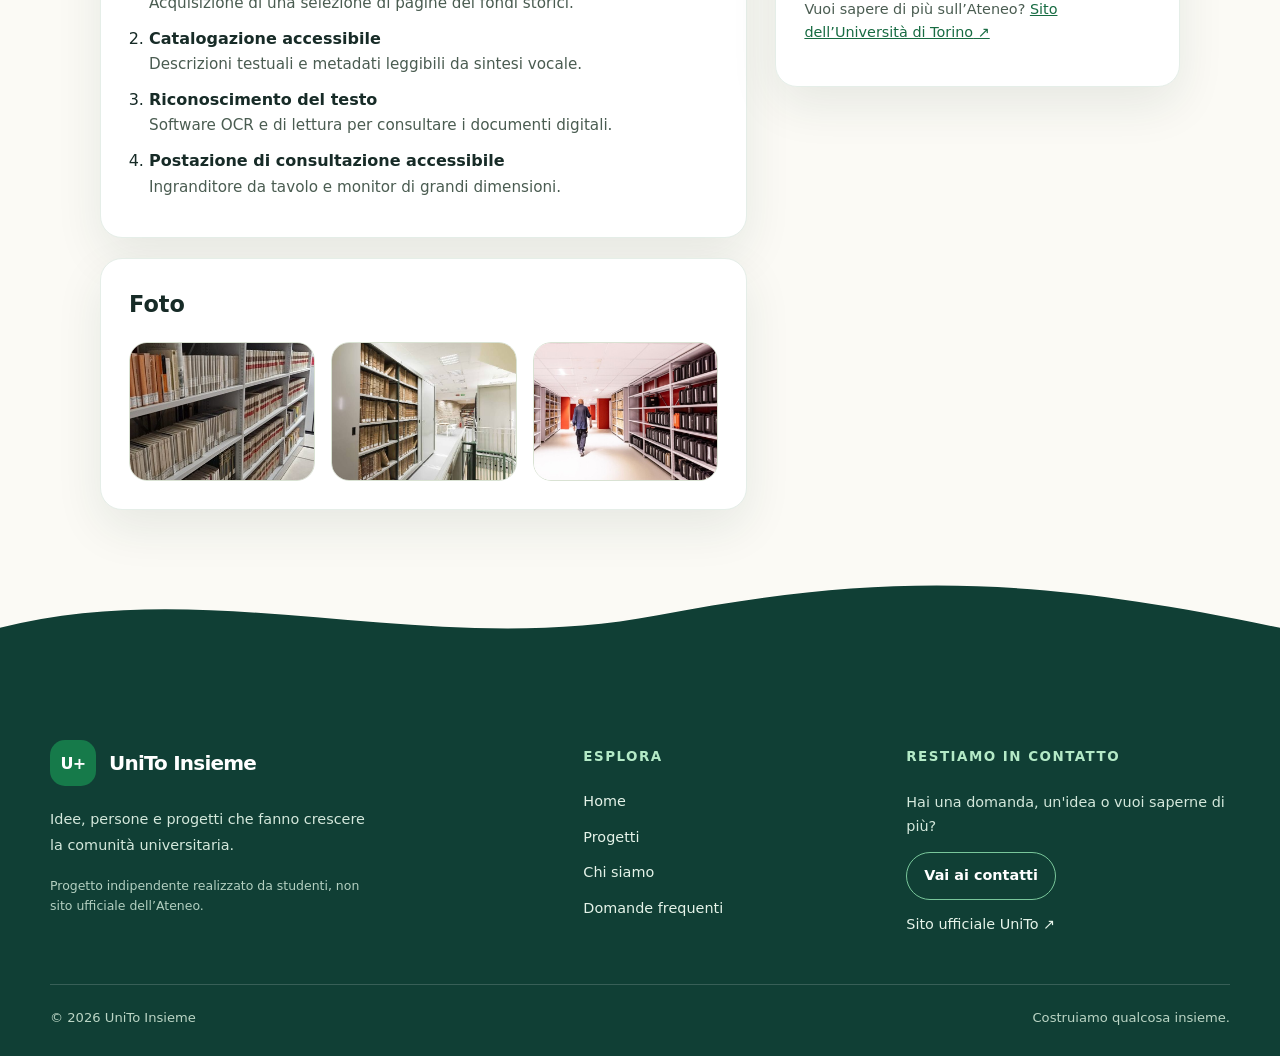
<file: UniTo_Insieme/progetto-archivi.html>
<!DOCTYPE html>

<html lang="it">
<head>
<meta charset="utf-8"/>
<meta content="width=device-width, initial-scale=1" name="viewport"/>
<meta content="Archivi e biblioteche: rendere più accessibili i fondi storici delle biblioteche universitarie." name="description"/>
<title>Archivi e biblioteche — UniTo Insieme</title>
<link href="assets/css/progetto-archivi.css" rel="stylesheet"/>
<link href="assets/css/site-theme.css" rel="stylesheet"/>
<link href="assets/css/demo-enhancements.css" rel="stylesheet"/>
<link href="assets/css/unito-refinements.css" rel="stylesheet"/>
<script defer="" src="assets/js/cookie-banner.js"></script>
<link href="assets/css/motion.css" rel="stylesheet"/>
<script defer="" src="assets/js/motion.js"></script>
<link href="assets/css/elegant-restyle.css" rel="stylesheet"/>
<link href="assets/css/visual-fixes.css" rel="stylesheet"/>
<link href="assets/css/logo-uniforme.css" rel="stylesheet"/>
<link href="assets/css/gallery-refinements.css" rel="stylesheet"/><link href="assets/css/decorazioni-uniformi.css" rel="stylesheet"/>
<script defer src="assets/js/site-components.js"></script>
</head>
<body>
<site-header></site-header>
<main class="container project-detail-page" id="contenuto">
<nav aria-label="Percorso di navigazione" class="crumb">
<ol>
<li><a href="index.html">Home</a></li>
<li><a href="progetti.html">Progetti</a></li>
<li><span aria-current="page">Archivi e biblioteche</span></li>
</ol>
</nav>
<section aria-labelledby="pageTitle" class="hero">
<span class="eyebrow">Cultura e accessibilità</span>
<h1 id="pageTitle">Archivi e biblioteche</h1>
<p class="lead">Rendere più facili da consultare i fondi storici delle biblioteche universitarie, anche per chi ha una disabilità visiva.</p>
</section>
<figure class="photo photo-main">
<img alt="Corridoio di un archivio con scaffali di faldoni a sinistra e custodie nere a destra" height="512" src="assets/img/archivi.jpg" width="768"/>
</figure>
<div class="content">
<div>
<section aria-labelledby="obiettivo" class="panel">
<h2 id="obiettivo">L’idea</h2>
<p>Digitalizzare una parte dei documenti più richiesti, descriverli con testi leggibili da sintesi vocale e predisporre una postazione di consultazione con ingranditore e software di lettura dello schermo.</p>
</section>
<section aria-labelledby="attivita" class="panel">
<h2 id="attivita">Le attività previste</h2>
<ol class="activity-list">
<li>
<strong>Digitalizzazione dei documenti</strong>
<span>Acquisizione di una selezione di pagine dei fondi storici.</span>
</li>
<li>
<strong>Catalogazione accessibile</strong>
<span>Descrizioni testuali e metadati leggibili da sintesi vocale.</span>
</li>
<li>
<strong>Riconoscimento del testo</strong>
<span>Software OCR e di lettura per consultare i documenti digitali.</span>
</li>
<li>
<strong>Postazione di consultazione accessibile</strong>
<span>Ingranditore da tavolo e monitor di grandi dimensioni.</span>
</li>
</ol>
</section>
<section aria-labelledby="galleria" class="panel">
<h2 id="galleria">Foto</h2>
<div class="gallery">
<figure class="photo">
<img alt="Archivi e biblioteche: immagine 1 della galleria" height="480" loading="lazy" src="assets/img/archivi-gallery-1.jpg" width="720"/>
</figure>
<figure class="photo">
<img alt="Archivi e biblioteche: immagine 2 della galleria" height="480" loading="lazy" src="assets/img/archivi-gallery-2.jpg" width="720"/>
</figure>
<figure class="photo">
<img alt="Archivi e biblioteche: immagine 3 della galleria" height="480" loading="lazy" src="assets/img/archivi-gallery-3.jpg" width="720"/>
</figure>
</div>
</section>
</div>
<aside aria-label="Informazioni sul progetto" class="side">
<div class="panel">
<div class="notice-card">
<strong>Maggiori dettagli in arrivo</strong>
            Tempi, risorse e responsabili verranno pubblicati quando saranno confermati.
          </div>
<div class="project-actions">
<a class="btn" href="checkout-1.html?progetto=archivi">Sostieni questo progetto →</a>
<a class="btn" href="contatti.html">Chiedi informazioni</a>
<a class="btn ghost" href="progetti.html">Tutti i progetti</a>
</div>
<p class="small">Vuoi sapere di più sull’Ateneo? <a href="https://www.unito.it" rel="noopener noreferrer" target="_blank">Sito dell’Università di Torino<span aria-hidden="true"> ↗</span><span class="sr-only"> (si apre in una nuova scheda)</span></a></p>
</div>
</aside>
</div>
</main>
<site-footer></site-footer>
<script src="assets/js/progetto-archivi.js"></script>
<script defer="" src="assets/js/accessibility.js"></script>
</body>
</html>
</file>
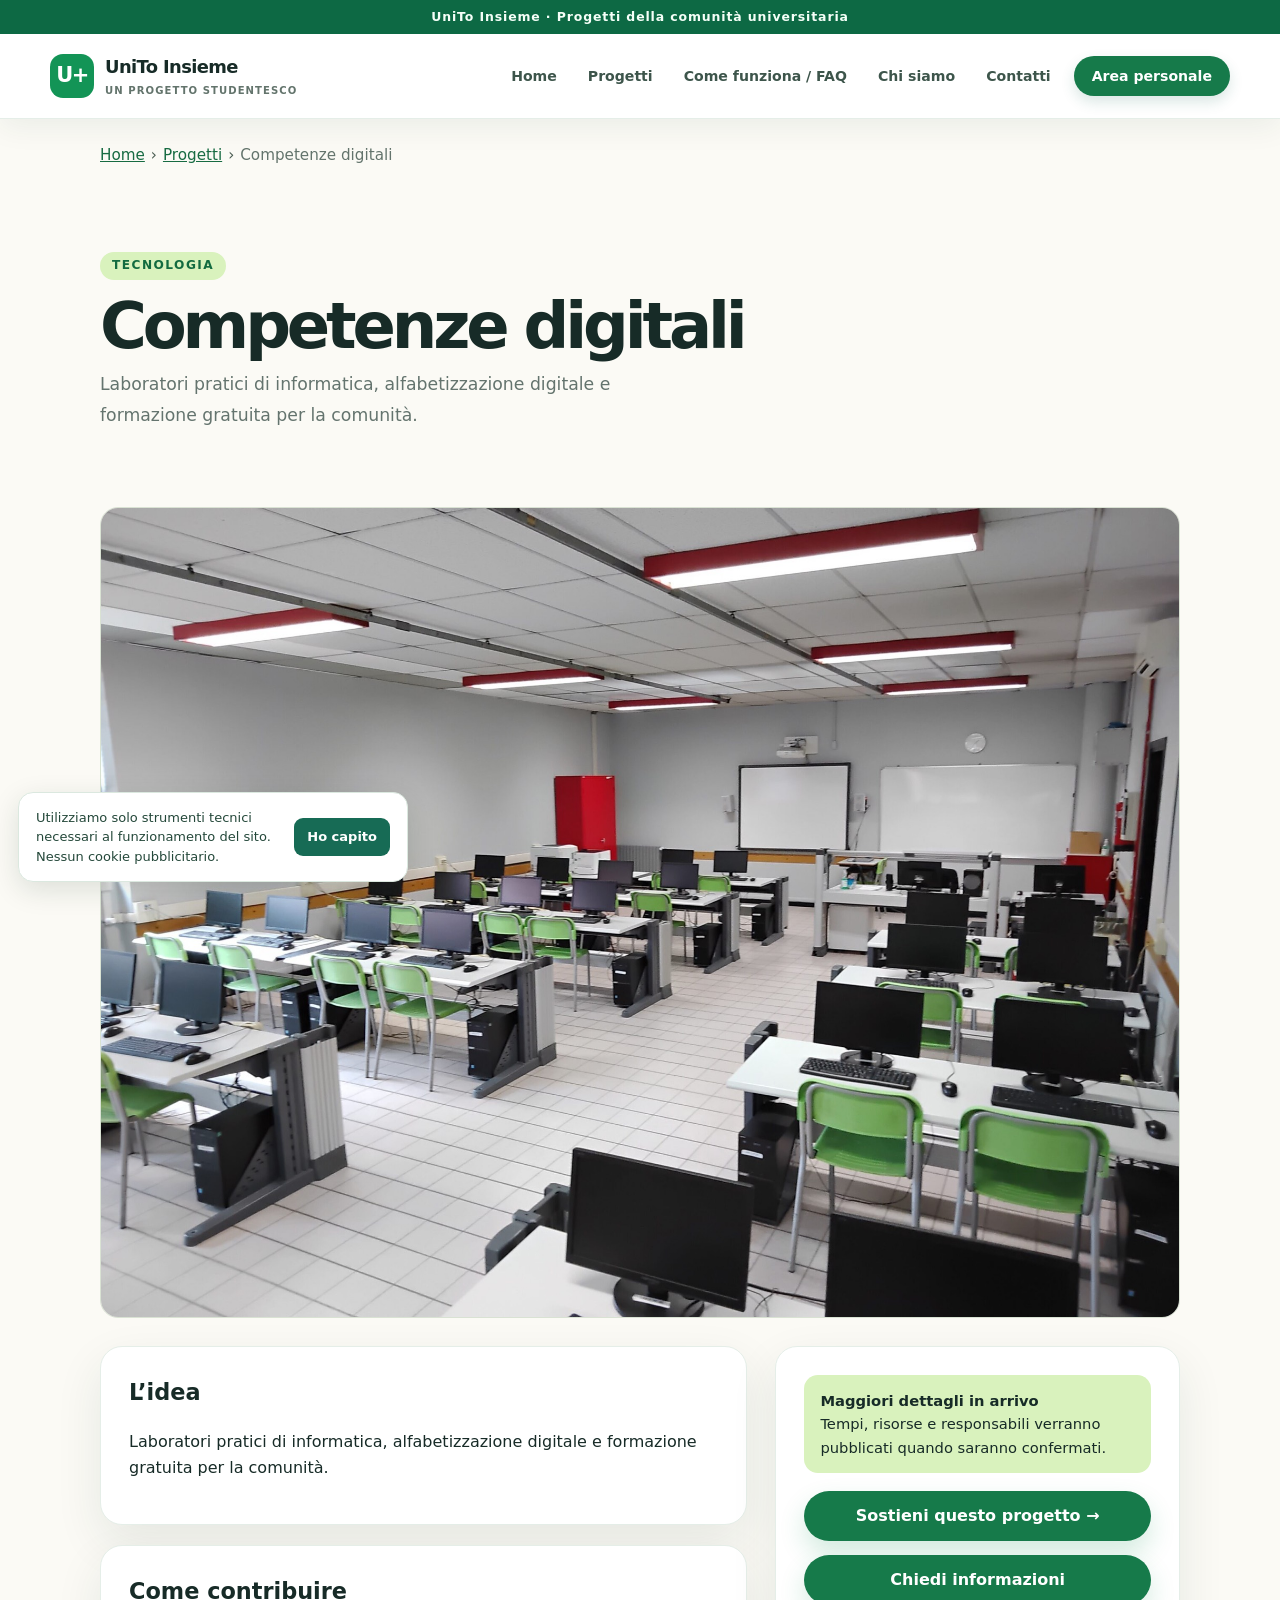
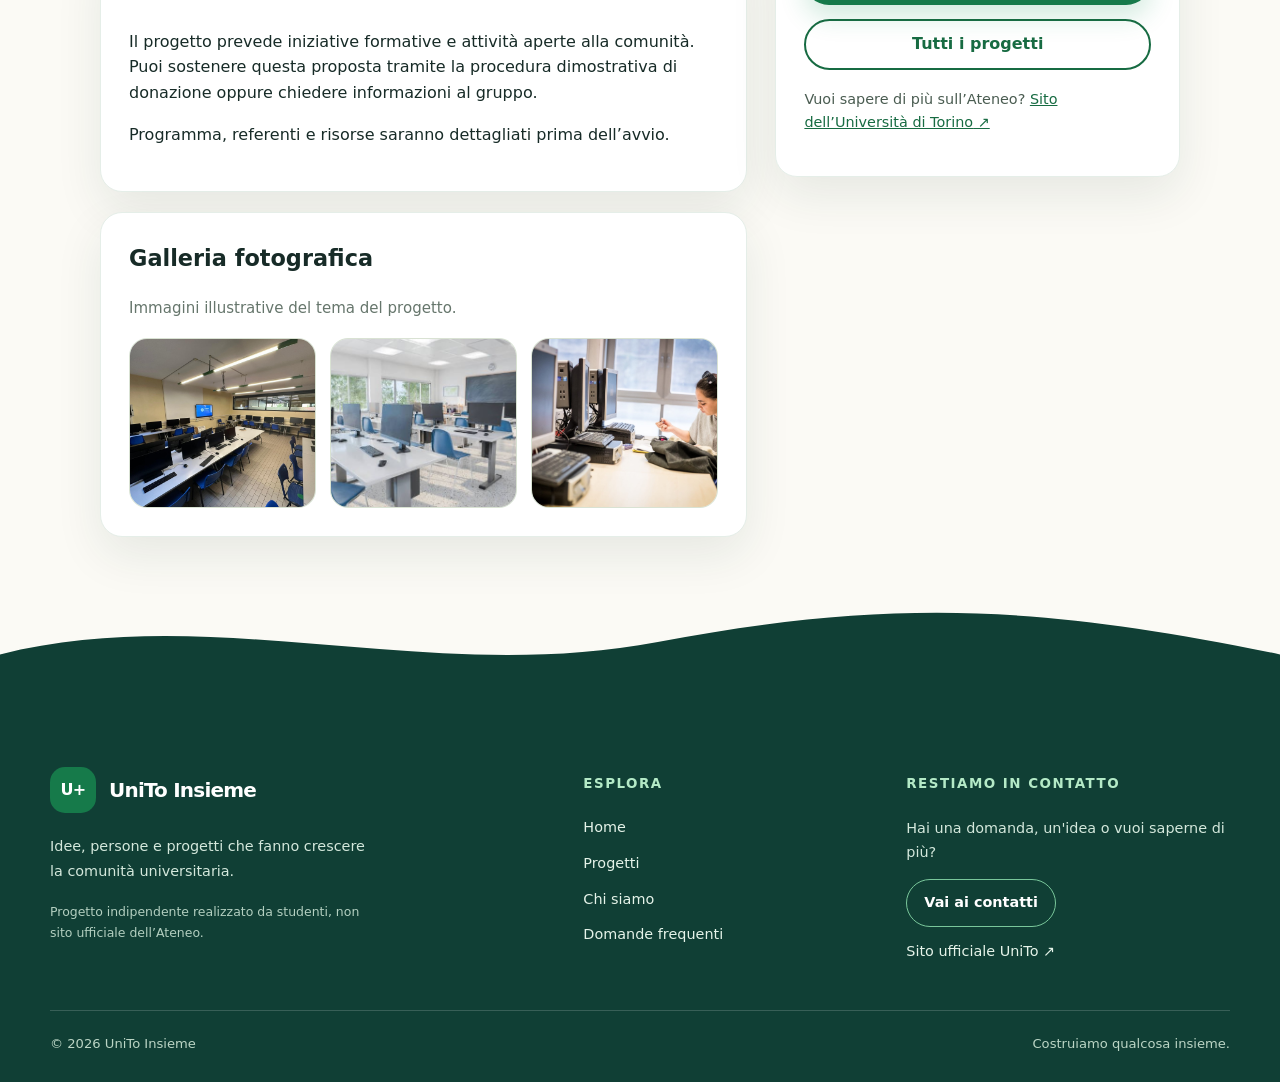
<file: UniTo_Insieme/progetto-digitale.html>
<!DOCTYPE html>

<html lang="it">
<head>
<meta charset="utf-8"/>
<meta content="width=device-width, initial-scale=1" name="viewport"/>
<meta content="Raccogliere e distribuire alimenti a studentesse e studenti in difficoltà economica, insieme alle realtà solidali del territorio." name="description"/>
<title>Competenze digitali — UniTo Insieme</title>
<link href="assets/css/progetto-archivi.css" rel="stylesheet"/>
<link href="assets/css/site-theme.css" rel="stylesheet"/>
<link href="assets/css/demo-enhancements.css" rel="stylesheet"/>
<link href="assets/css/unito-refinements.css" rel="stylesheet"/>
<script defer="" src="assets/js/cookie-banner.js"></script>
<link href="assets/css/motion.css" rel="stylesheet"/>
<script defer="" src="assets/js/motion.js"></script>
<link href="assets/css/elegant-restyle.css" rel="stylesheet"/>
<link href="assets/css/visual-fixes.css" rel="stylesheet"/>
<link href="assets/css/logo-uniforme.css" rel="stylesheet"/>
<link href="assets/css/gallery-refinements.css" rel="stylesheet"/><link href="assets/css/decorazioni-uniformi.css" rel="stylesheet"/>
<script defer src="assets/js/site-components.js"></script>
</head>
<body>
<site-header></site-header>
<main class="container project-detail-page" id="contenuto">
<nav aria-label="Percorso di navigazione" class="crumb">
<ol>
<li><a href="index.html">Home</a></li>
<li><a href="progetti.html">Progetti</a></li>
<li><span aria-current="page">Competenze digitali</span></li>
</ol>
</nav>
<section aria-labelledby="pageTitle" class="hero">
<span class="eyebrow">Tecnologia</span>
<h1 id="pageTitle">Competenze digitali</h1>
<p class="lead">Laboratori pratici di informatica, alfabetizzazione digitale e formazione gratuita per la comunità.</p>
</section>
<figure class="photo photo-main">
<img alt="Aula informatica attrezzata con computer e postazioni" src="assets/img/digitale.jpg"/>
</figure>
<div class="content">
<div>
<section aria-labelledby="obiettivo" class="panel"><h2 id="obiettivo">L’idea</h2><p>Laboratori pratici di informatica, alfabetizzazione digitale e formazione gratuita per la comunità.</p></section>
<section aria-labelledby="attivita" class="panel"><h2 id="attivita">Come contribuire</h2><p>Il progetto prevede iniziative formative e attività aperte alla comunità. Puoi sostenere questa proposta tramite la procedura dimostrativa di donazione oppure chiedere informazioni al gruppo.</p><p>Programma, referenti e risorse saranno dettagliati prima dell’avvio.</p></section>
<section aria-labelledby="gallery-digitale" class="panel project-gallery-panel"><h2 id="gallery-digitale">Galleria fotografica</h2><p class="gallery-note">Immagini illustrative del tema del progetto.</p><div class="gallery-grid"><figure class="photo"><img alt="Inclusione digitale: immagine 1 della galleria" height="480" loading="lazy" src="assets/img/digitale-gallery-1.jpg" width="720"/></figure><figure class="photo"><img alt="Inclusione digitale: immagine 2 della galleria" height="480" loading="lazy" src="assets/img/digitale-gallery-2.jpg" width="720"/></figure><figure class="photo"><img alt="Inclusione digitale: immagine 3 della galleria" height="480" loading="lazy" src="assets/img/digitale-gallery-3.jpg" width="720"/></figure></div></section></div>
<aside aria-label="Informazioni sul progetto" class="side">
<div class="panel">
<div class="notice-card">
<strong>Maggiori dettagli in arrivo</strong>
            Tempi, risorse e responsabili verranno pubblicati quando saranno confermati.
          </div>
<div class="project-actions">
<a class="btn" href="checkout-1.html?progetto=digitale">Sostieni questo progetto →</a>
<a class="btn" href="contatti.html">Chiedi informazioni</a>
<a class="btn ghost" href="progetti.html">Tutti i progetti</a>
</div>
<p class="small">Vuoi sapere di più sull’Ateneo? <a href="https://www.unito.it" rel="noopener noreferrer" target="_blank">Sito dell’Università di Torino<span aria-hidden="true"> ↗</span><span class="sr-only"> (si apre in una nuova scheda)</span></a></p>
</div>
</aside>
</div>
</main>
<site-footer></site-footer>
<script src="assets/js/progetto-archivi.js"></script>
<script defer="" src="assets/js/accessibility.js"></script>
</body>
</html>
</file>
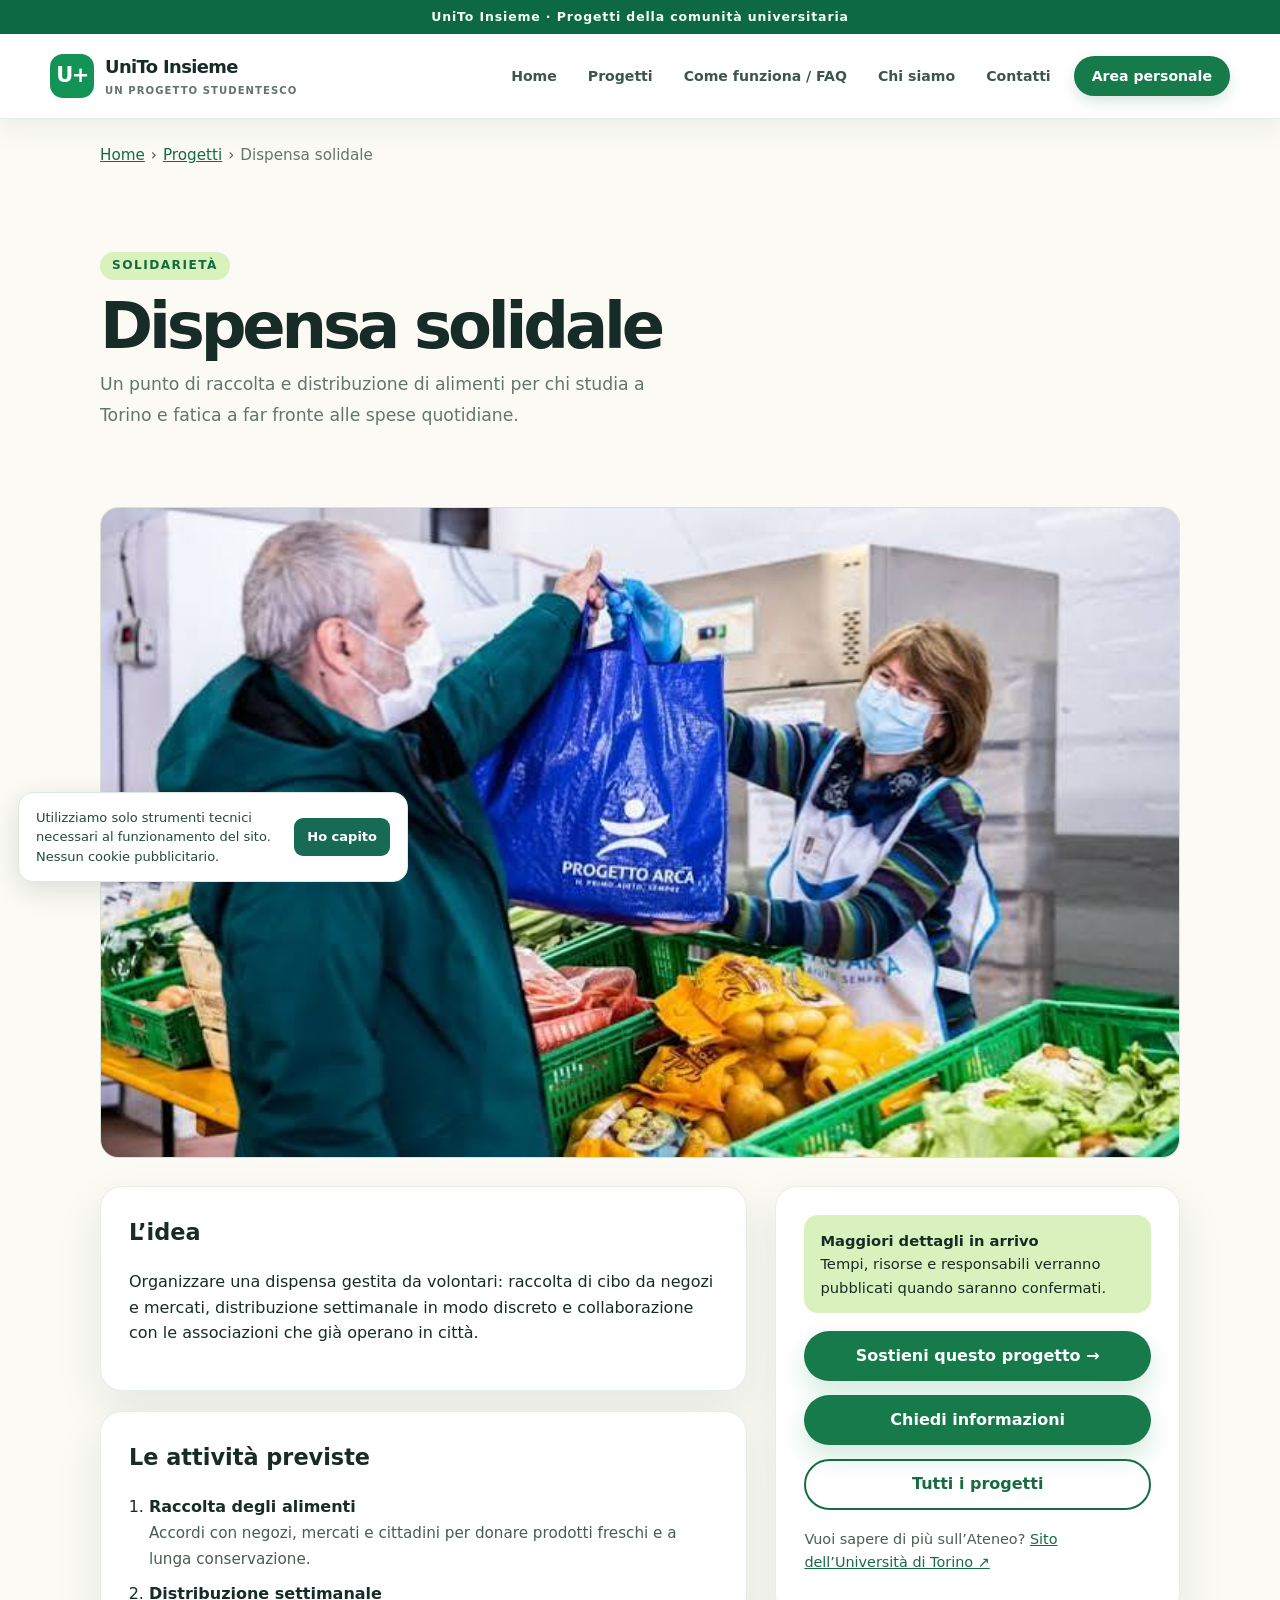
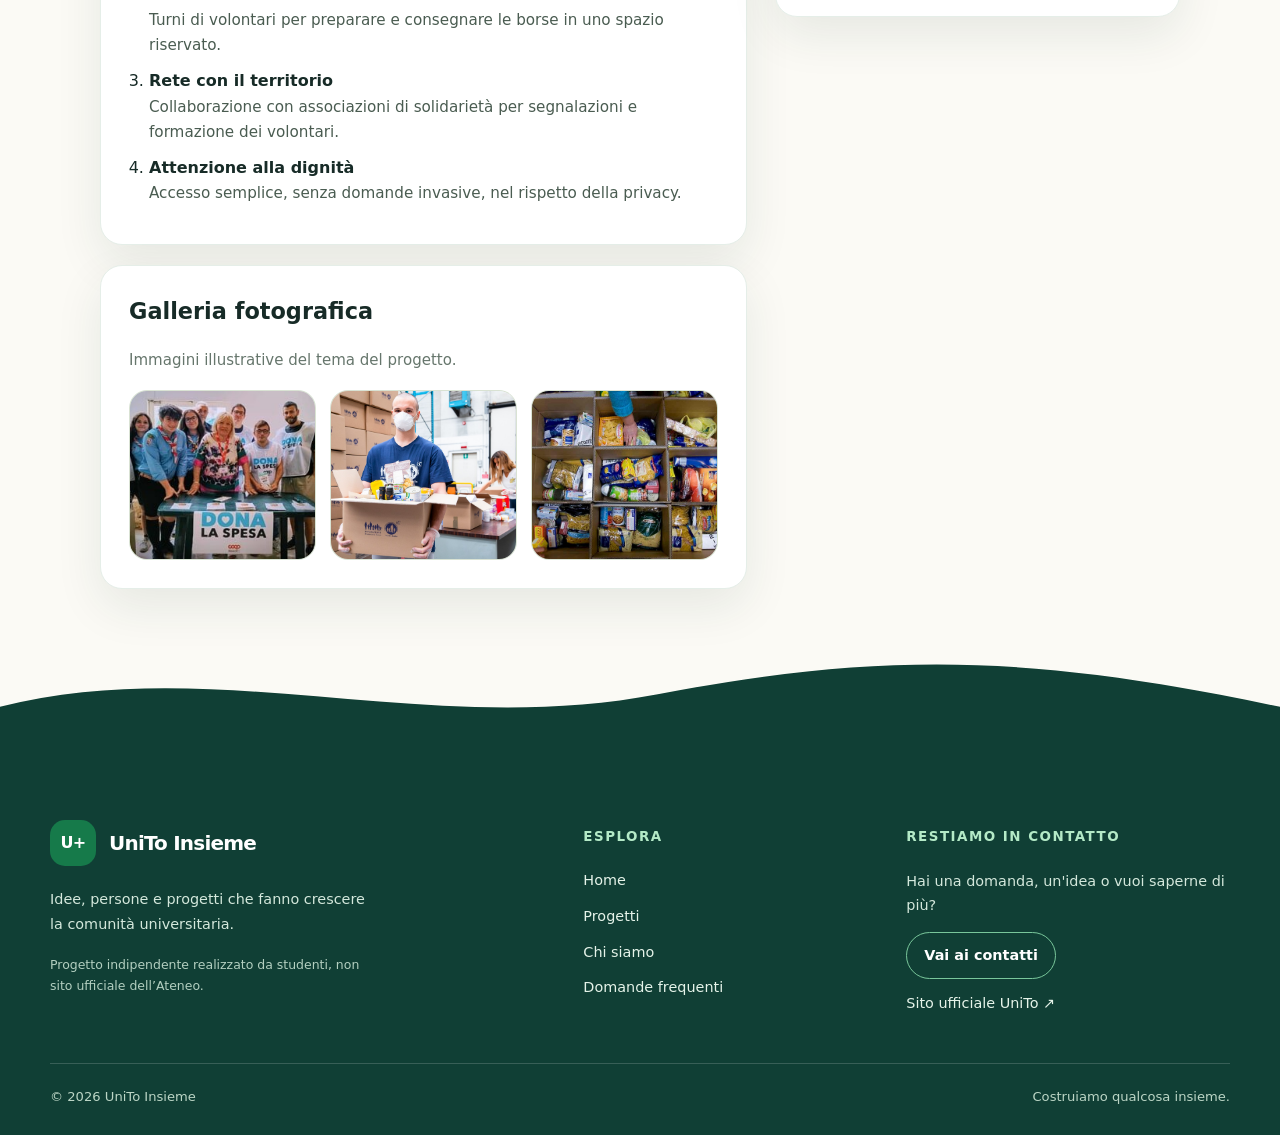
<file: UniTo_Insieme/progetto-dispensa.html>
<!DOCTYPE html>

<html lang="it">
<head>
<meta charset="utf-8"/>
<meta content="width=device-width, initial-scale=1" name="viewport"/>
<meta content="Raccogliere e distribuire alimenti a studentesse e studenti in difficoltà economica, insieme alle realtà solidali del territorio." name="description"/>
<title>Dispensa solidale — UniTo Insieme</title>
<link href="assets/css/progetto-archivi.css" rel="stylesheet"/>
<link href="assets/css/site-theme.css" rel="stylesheet"/>
<link href="assets/css/demo-enhancements.css" rel="stylesheet"/>
<link href="assets/css/unito-refinements.css" rel="stylesheet"/>
<script defer="" src="assets/js/cookie-banner.js"></script>
<link href="assets/css/motion.css" rel="stylesheet"/>
<script defer="" src="assets/js/motion.js"></script>
<link href="assets/css/elegant-restyle.css" rel="stylesheet"/>
<link href="assets/css/visual-fixes.css" rel="stylesheet"/>
<link href="assets/css/logo-uniforme.css" rel="stylesheet"/>
<link href="assets/css/gallery-refinements.css" rel="stylesheet"/><link href="assets/css/decorazioni-uniformi.css" rel="stylesheet"/>
<script defer src="assets/js/site-components.js"></script>
</head>
<body>
<site-header></site-header>
<main class="container project-detail-page" id="contenuto">
<nav aria-label="Percorso di navigazione" class="crumb">
<ol>
<li><a href="index.html">Home</a></li>
<li><a href="progetti.html">Progetti</a></li>
<li><span aria-current="page">Dispensa solidale</span></li>
</ol>
</nav>
<section aria-labelledby="pageTitle" class="hero">
<span class="eyebrow">Solidarietà</span>
<h1 id="pageTitle">Dispensa solidale</h1>
<p class="lead">Un punto di raccolta e distribuzione di alimenti per chi studia a Torino e fatica a far fronte alle spese quotidiane.</p>
</section>
<figure class="photo photo-main">
<img alt="Un volontario con mascherina consegna una borsa blu con generi alimentari a una persona, accanto a casse di frutta e verdura" height="429" src="assets/img/dispensa.jpg" width="713"/>
</figure>
<div class="content">
<div>
<section aria-labelledby="obiettivo" class="panel">
<h2 id="obiettivo">L’idea</h2>
<p>Organizzare una dispensa gestita da volontari: raccolta di cibo da negozi e mercati, distribuzione settimanale in modo discreto e collaborazione con le associazioni che già operano in città.</p>
</section>
<section aria-labelledby="attivita" class="panel">
<h2 id="attivita">Le attività previste</h2>
<ol class="activity-list">
<li>
<strong>Raccolta degli alimenti</strong>
<span>Accordi con negozi, mercati e cittadini per donare prodotti freschi e a lunga conservazione.</span>
</li>
<li>
<strong>Distribuzione settimanale</strong>
<span>Turni di volontari per preparare e consegnare le borse in uno spazio riservato.</span>
</li>
<li>
<strong>Rete con il territorio</strong>
<span>Collaborazione con associazioni di solidarietà per segnalazioni e formazione dei volontari.</span>
</li>
<li>
<strong>Attenzione alla dignità</strong>
<span>Accesso semplice, senza domande invasive, nel rispetto della privacy.</span>
</li>
</ol>
</section>
<section aria-labelledby="gallery-dispensa" class="panel project-gallery-panel"><h2 id="gallery-dispensa">Galleria fotografica</h2><p class="gallery-note">Immagini illustrative del tema del progetto.</p><div class="gallery-grid"><figure class="photo"><img alt="Dispensa solidale: immagine 1 della galleria" height="480" loading="lazy" src="assets/img/dispensa-gallery-1.jpg" width="720"/></figure><figure class="photo"><img alt="Dispensa solidale: immagine 2 della galleria" height="480" loading="lazy" src="assets/img/dispensa-gallery-2.jpg" width="720"/></figure><figure class="photo"><img alt="Dispensa solidale: immagine 3 della galleria" height="480" loading="lazy" src="assets/img/dispensa-gallery-3.jpg" width="720"/></figure></div></section></div>
<aside aria-label="Informazioni sul progetto" class="side">
<div class="panel">
<div class="notice-card">
<strong>Maggiori dettagli in arrivo</strong>
            Tempi, risorse e responsabili verranno pubblicati quando saranno confermati.
          </div>
<div class="project-actions">
<a class="btn" href="checkout-1.html?progetto=dispensa">Sostieni questo progetto →</a>
<a class="btn" href="contatti.html">Chiedi informazioni</a>
<a class="btn ghost" href="progetti.html">Tutti i progetti</a>
</div>
<p class="small">Vuoi sapere di più sull’Ateneo? <a href="https://www.unito.it" rel="noopener noreferrer" target="_blank">Sito dell’Università di Torino<span aria-hidden="true"> ↗</span><span class="sr-only"> (si apre in una nuova scheda)</span></a></p>
</div>
</aside>
</div>
</main>
<site-footer></site-footer>
<script src="assets/js/progetto-archivi.js"></script>
<script defer="" src="assets/js/accessibility.js"></script>
</body>
</html>
</file>
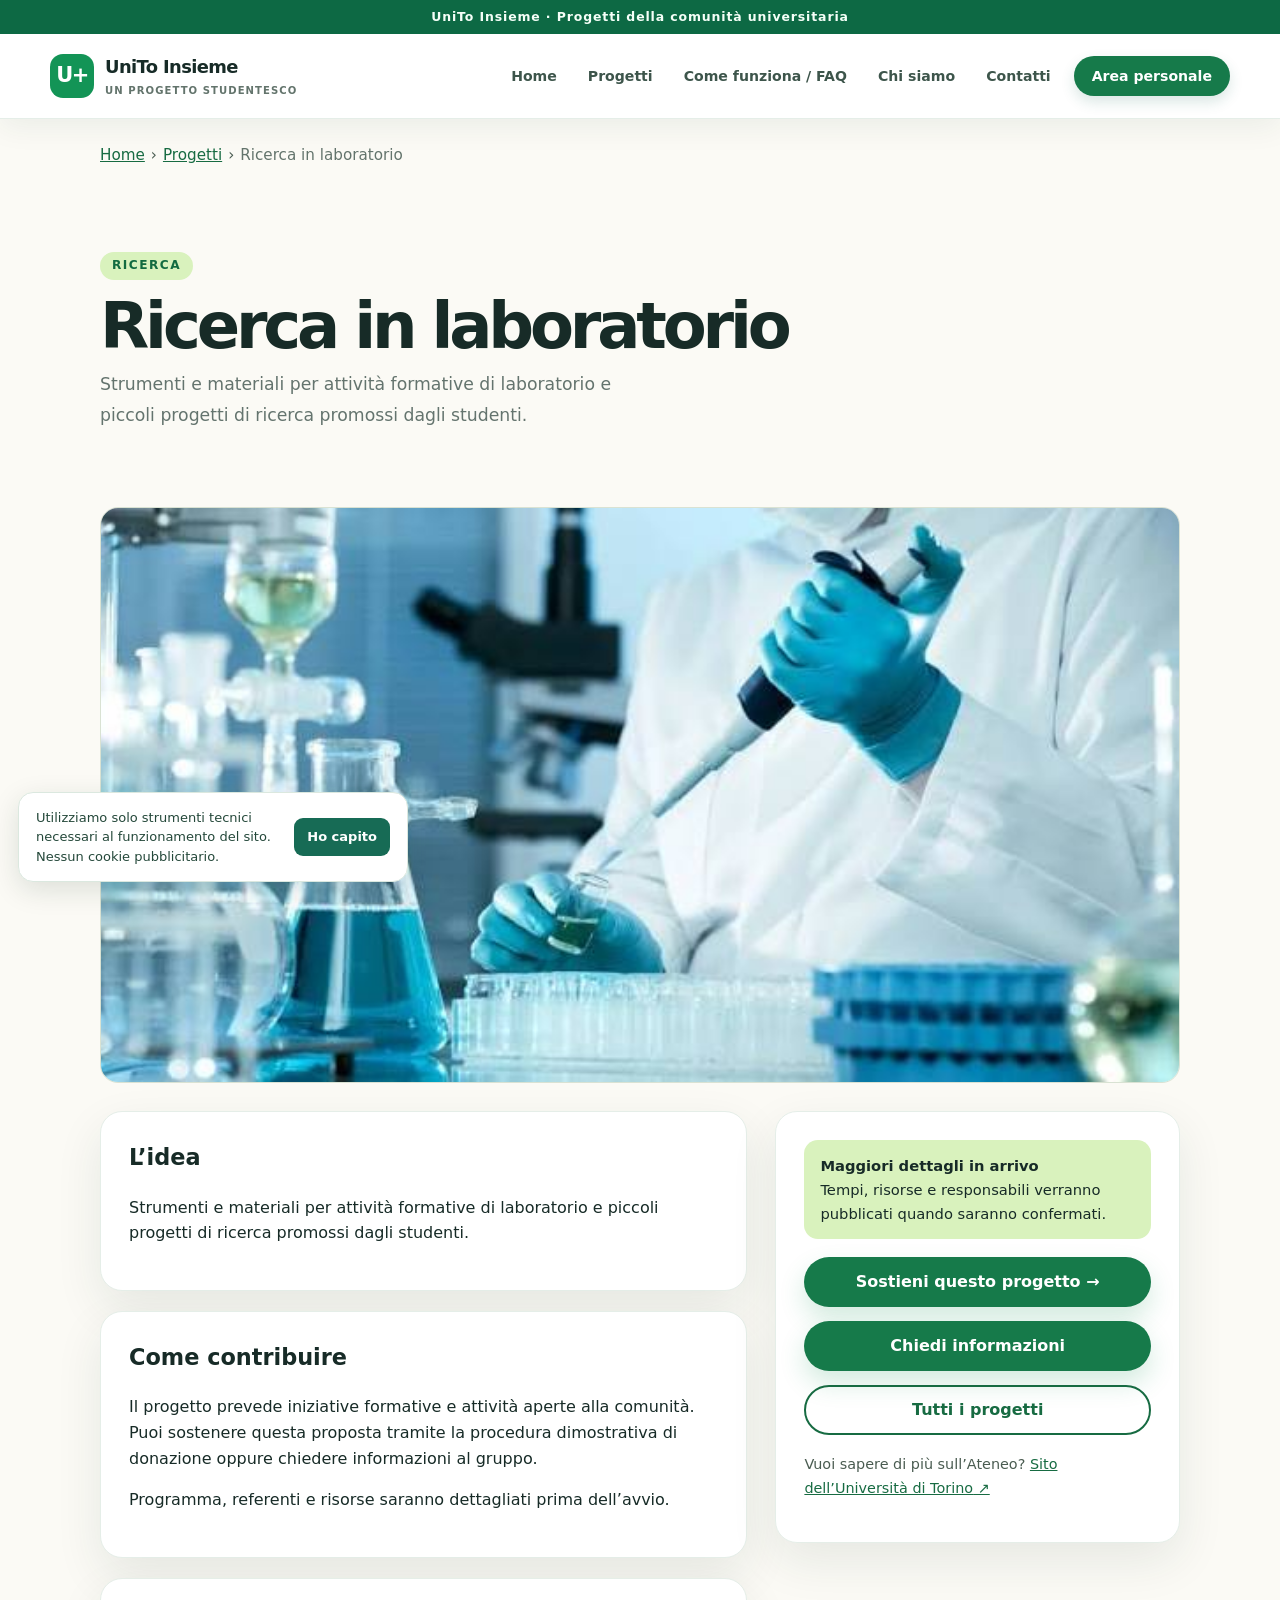
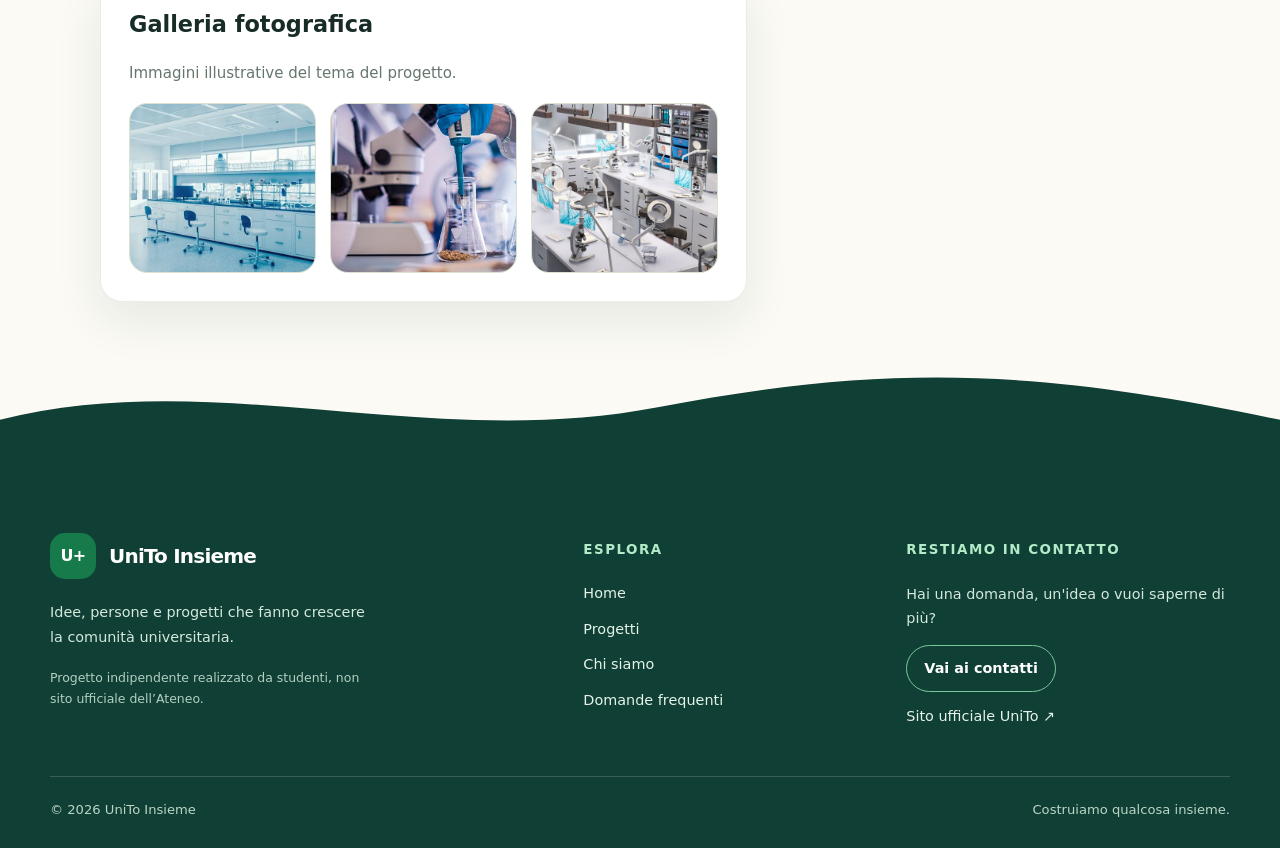
<file: UniTo_Insieme/progetto-ricerca.html>
<!DOCTYPE html>

<html lang="it">
<head>
<meta charset="utf-8"/>
<meta content="width=device-width, initial-scale=1" name="viewport"/>
<meta content="Raccogliere e distribuire alimenti a studentesse e studenti in difficoltà economica, insieme alle realtà solidali del territorio." name="description"/>
<title>Ricerca in laboratorio — UniTo Insieme</title>
<link href="assets/css/progetto-archivi.css" rel="stylesheet"/>
<link href="assets/css/site-theme.css" rel="stylesheet"/>
<link href="assets/css/demo-enhancements.css" rel="stylesheet"/>
<link href="assets/css/unito-refinements.css" rel="stylesheet"/>
<script defer="" src="assets/js/cookie-banner.js"></script>
<link href="assets/css/motion.css" rel="stylesheet"/>
<script defer="" src="assets/js/motion.js"></script>
<link href="assets/css/elegant-restyle.css" rel="stylesheet"/>
<link href="assets/css/visual-fixes.css" rel="stylesheet"/>
<link href="assets/css/logo-uniforme.css" rel="stylesheet"/>
<link href="assets/css/gallery-refinements.css" rel="stylesheet"/><link href="assets/css/decorazioni-uniformi.css" rel="stylesheet"/>
<script defer src="assets/js/site-components.js"></script>
</head>
<body>
<site-header></site-header>
<main class="container project-detail-page" id="contenuto">
<nav aria-label="Percorso di navigazione" class="crumb">
<ol>
<li><a href="index.html">Home</a></li>
<li><a href="progetti.html">Progetti</a></li>
<li><span aria-current="page">Ricerca in laboratorio</span></li>
</ol>
</nav>
<section aria-labelledby="pageTitle" class="hero">
<span class="eyebrow">Ricerca</span>
<h1 id="pageTitle">Ricerca in laboratorio</h1>
<p class="lead">Strumenti e materiali per attività formative di laboratorio e piccoli progetti di ricerca promossi dagli studenti.</p>
</section>
<figure class="photo photo-main">
<img alt="Ricercatore con guanti utilizza una pipetta in laboratorio" src="assets/img/ricerca.jpg"/>
</figure>
<div class="content">
<div>
<section aria-labelledby="obiettivo" class="panel"><h2 id="obiettivo">L’idea</h2><p>Strumenti e materiali per attività formative di laboratorio e piccoli progetti di ricerca promossi dagli studenti.</p></section>
<section aria-labelledby="attivita" class="panel"><h2 id="attivita">Come contribuire</h2><p>Il progetto prevede iniziative formative e attività aperte alla comunità. Puoi sostenere questa proposta tramite la procedura dimostrativa di donazione oppure chiedere informazioni al gruppo.</p><p>Programma, referenti e risorse saranno dettagliati prima dell’avvio.</p></section>
<section aria-labelledby="gallery-ricerca" class="panel project-gallery-panel"><h2 id="gallery-ricerca">Galleria fotografica</h2><p class="gallery-note">Immagini illustrative del tema del progetto.</p><div class="gallery-grid"><figure class="photo"><img alt="Ricerca e laboratori: immagine 1 della galleria" height="480" loading="lazy" src="assets/img/ricerca-gallery-1.jpg" width="720"/></figure><figure class="photo"><img alt="Ricerca e laboratori: immagine 2 della galleria" height="480" loading="lazy" src="assets/img/ricerca-gallery-2.jpg" width="720"/></figure><figure class="photo"><img alt="Ricerca e laboratori: immagine 3 della galleria" height="480" loading="lazy" src="assets/img/ricerca-gallery-3.jpg" width="720"/></figure></div></section></div>
<aside aria-label="Informazioni sul progetto" class="side">
<div class="panel">
<div class="notice-card">
<strong>Maggiori dettagli in arrivo</strong>
            Tempi, risorse e responsabili verranno pubblicati quando saranno confermati.
          </div>
<div class="project-actions">
<a class="btn" href="checkout-1.html?progetto=ricerca">Sostieni questo progetto →</a>
<a class="btn" href="contatti.html">Chiedi informazioni</a>
<a class="btn ghost" href="progetti.html">Tutti i progetti</a>
</div>
<p class="small">Vuoi sapere di più sull’Ateneo? <a href="https://www.unito.it" rel="noopener noreferrer" target="_blank">Sito dell’Università di Torino<span aria-hidden="true"> ↗</span><span class="sr-only"> (si apre in una nuova scheda)</span></a></p>
</div>
</aside>
</div>
</main>
<site-footer></site-footer>
<script src="assets/js/progetto-archivi.js"></script>
<script defer="" src="assets/js/accessibility.js"></script>
</body>
</html>
</file>
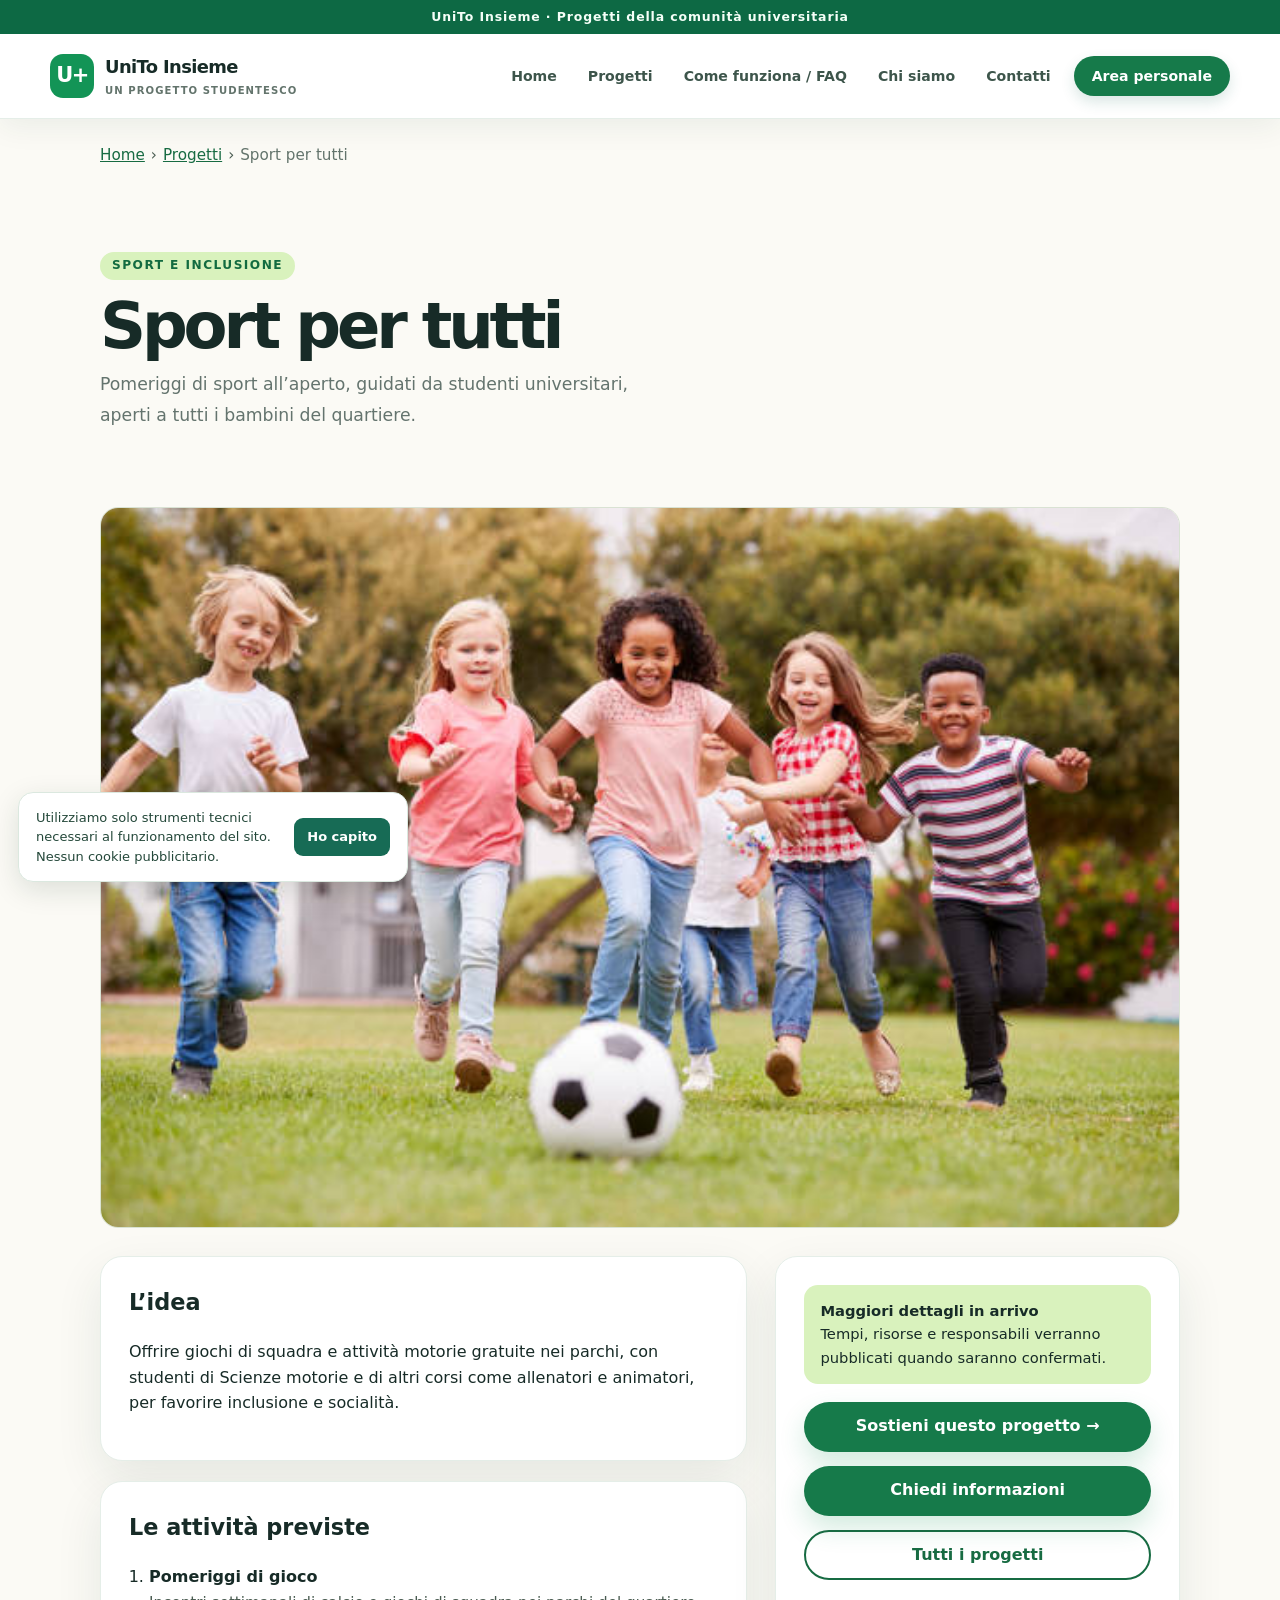
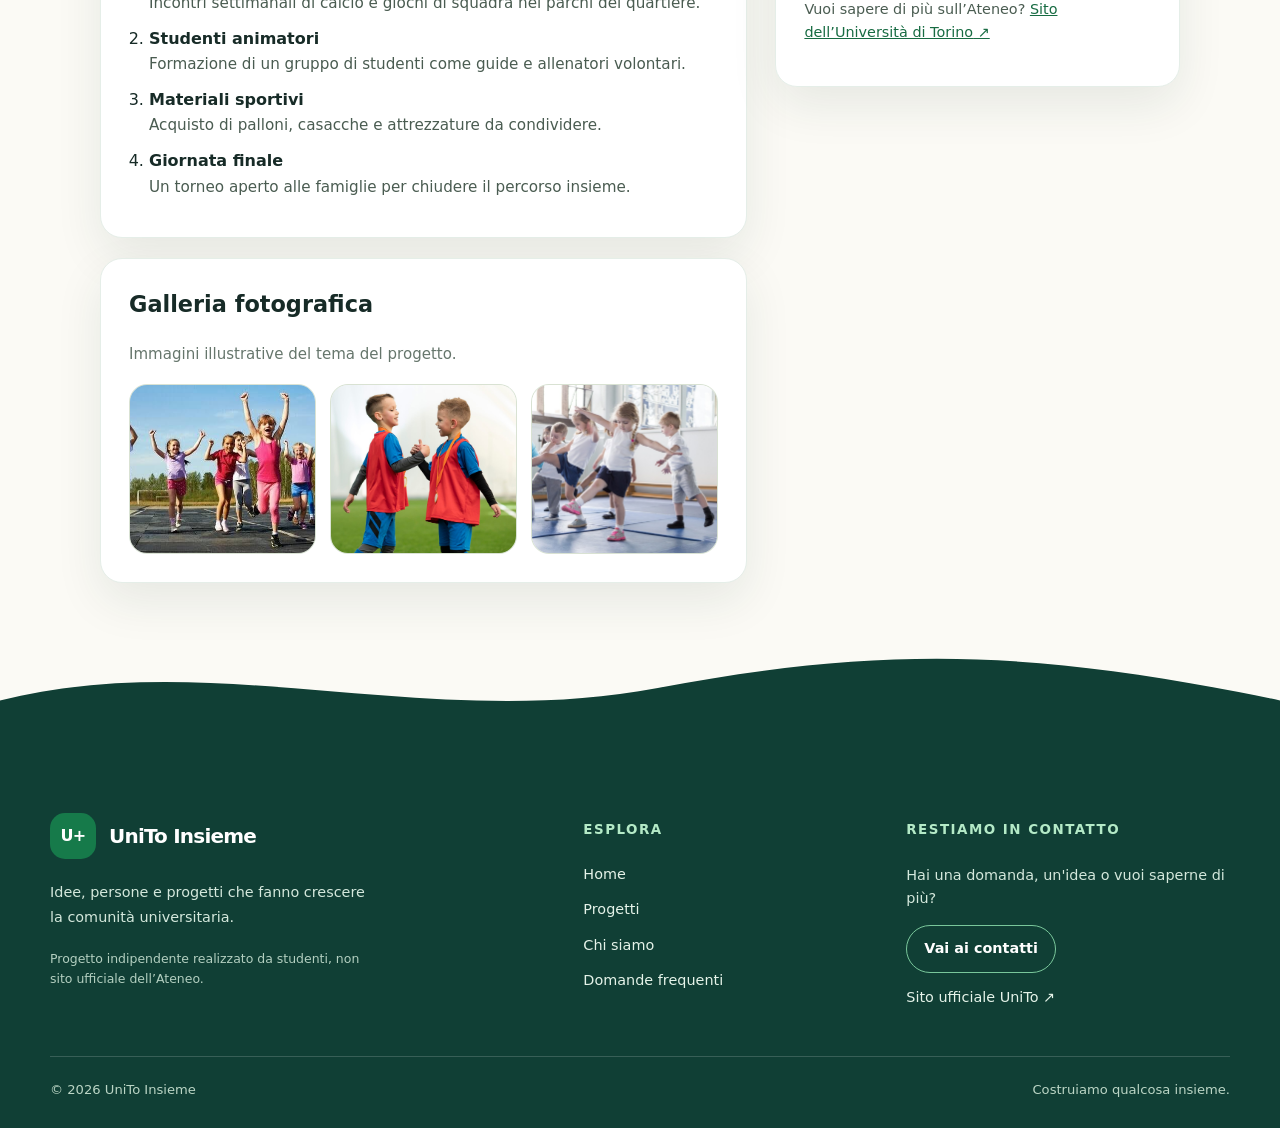
<file: UniTo_Insieme/progetto-sport.html>
<!DOCTYPE html>

<html lang="it">
<head>
<meta charset="utf-8"/>
<meta content="width=device-width, initial-scale=1" name="viewport"/>
<meta content="Attività sportive gratuite nei parchi cittadini, guidate da studenti, per bambine e bambini di ogni provenienza." name="description"/>
<title>Sport per tutti — UniTo Insieme</title>
<link href="assets/css/progetto-archivi.css" rel="stylesheet"/>
<link href="assets/css/site-theme.css" rel="stylesheet"/>
<link href="assets/css/demo-enhancements.css" rel="stylesheet"/>
<link href="assets/css/unito-refinements.css" rel="stylesheet"/>
<script defer="" src="assets/js/cookie-banner.js"></script>
<link href="assets/css/motion.css" rel="stylesheet"/>
<script defer="" src="assets/js/motion.js"></script>
<link href="assets/css/elegant-restyle.css" rel="stylesheet"/>
<link href="assets/css/visual-fixes.css" rel="stylesheet"/>
<link href="assets/css/logo-uniforme.css" rel="stylesheet"/>
<link href="assets/css/gallery-refinements.css" rel="stylesheet"/><link href="assets/css/decorazioni-uniformi.css" rel="stylesheet"/>
<script defer src="assets/js/site-components.js"></script>
</head>
<body>
<site-header></site-header>
<main class="container project-detail-page" id="contenuto">
<nav aria-label="Percorso di navigazione" class="crumb">
<ol>
<li><a href="index.html">Home</a></li>
<li><a href="progetti.html">Progetti</a></li>
<li><span aria-current="page">Sport per tutti</span></li>
</ol>
</nav>
<section aria-labelledby="pageTitle" class="hero">
<span class="eyebrow">Sport e inclusione</span>
<h1 id="pageTitle">Sport per tutti</h1>
<p class="lead">Pomeriggi di sport all’aperto, guidati da studenti universitari, aperti a tutti i bambini del quartiere.</p>
</section>
<figure class="photo photo-main">
<img alt="Un gruppo di bambine e bambini corre su un prato verso un pallone da calcio, sorridendo" height="408" src="assets/img/sport.jpg" width="612"/>
</figure>
<div class="content">
<div>
<section aria-labelledby="obiettivo" class="panel">
<h2 id="obiettivo">L’idea</h2>
<p>Offrire giochi di squadra e attività motorie gratuite nei parchi, con studenti di Scienze motorie e di altri corsi come allenatori e animatori, per favorire inclusione e socialità.</p>
</section>
<section aria-labelledby="attivita" class="panel">
<h2 id="attivita">Le attività previste</h2>
<ol class="activity-list">
<li>
<strong>Pomeriggi di gioco</strong>
<span>Incontri settimanali di calcio e giochi di squadra nei parchi del quartiere.</span>
</li>
<li>
<strong>Studenti animatori</strong>
<span>Formazione di un gruppo di studenti come guide e allenatori volontari.</span>
</li>
<li>
<strong>Materiali sportivi</strong>
<span>Acquisto di palloni, casacche e attrezzature da condividere.</span>
</li>
<li>
<strong>Giornata finale</strong>
<span>Un torneo aperto alle famiglie per chiudere il percorso insieme.</span>
</li>
</ol>
</section>
<section aria-labelledby="gallery-sport" class="panel project-gallery-panel"><h2 id="gallery-sport">Galleria fotografica</h2><p class="gallery-note">Immagini illustrative del tema del progetto.</p><div class="gallery-grid"><figure class="photo"><img alt="Sport e benessere: immagine 1 della galleria" height="480" loading="lazy" src="assets/img/sport-gallery-1.jpg" width="720"/></figure><figure class="photo"><img alt="Sport e benessere: immagine 2 della galleria" height="480" loading="lazy" src="assets/img/sport-gallery-2.jpg" width="720"/></figure><figure class="photo"><img alt="Sport e benessere: immagine 3 della galleria" height="480" loading="lazy" src="assets/img/sport-gallery-3.jpg" width="720"/></figure></div></section></div>
<aside aria-label="Informazioni sul progetto" class="side">
<div class="panel">
<div class="notice-card">
<strong>Maggiori dettagli in arrivo</strong>
            Tempi, risorse e responsabili verranno pubblicati quando saranno confermati.
          </div>
<div class="project-actions">
<a class="btn" href="checkout-1.html?progetto=sport">Sostieni questo progetto →</a>
<a class="btn" href="contatti.html">Chiedi informazioni</a>
<a class="btn ghost" href="progetti.html">Tutti i progetti</a>
</div>
<p class="small">Vuoi sapere di più sull’Ateneo? <a href="https://www.unito.it" rel="noopener noreferrer" target="_blank">Sito dell’Università di Torino<span aria-hidden="true"> ↗</span><span class="sr-only"> (si apre in una nuova scheda)</span></a></p>
</div>
</aside>
</div>
</main>
<site-footer></site-footer>
<script src="assets/js/progetto-archivi.js"></script>
<script defer="" src="assets/js/accessibility.js"></script>
</body>
</html>
</file>
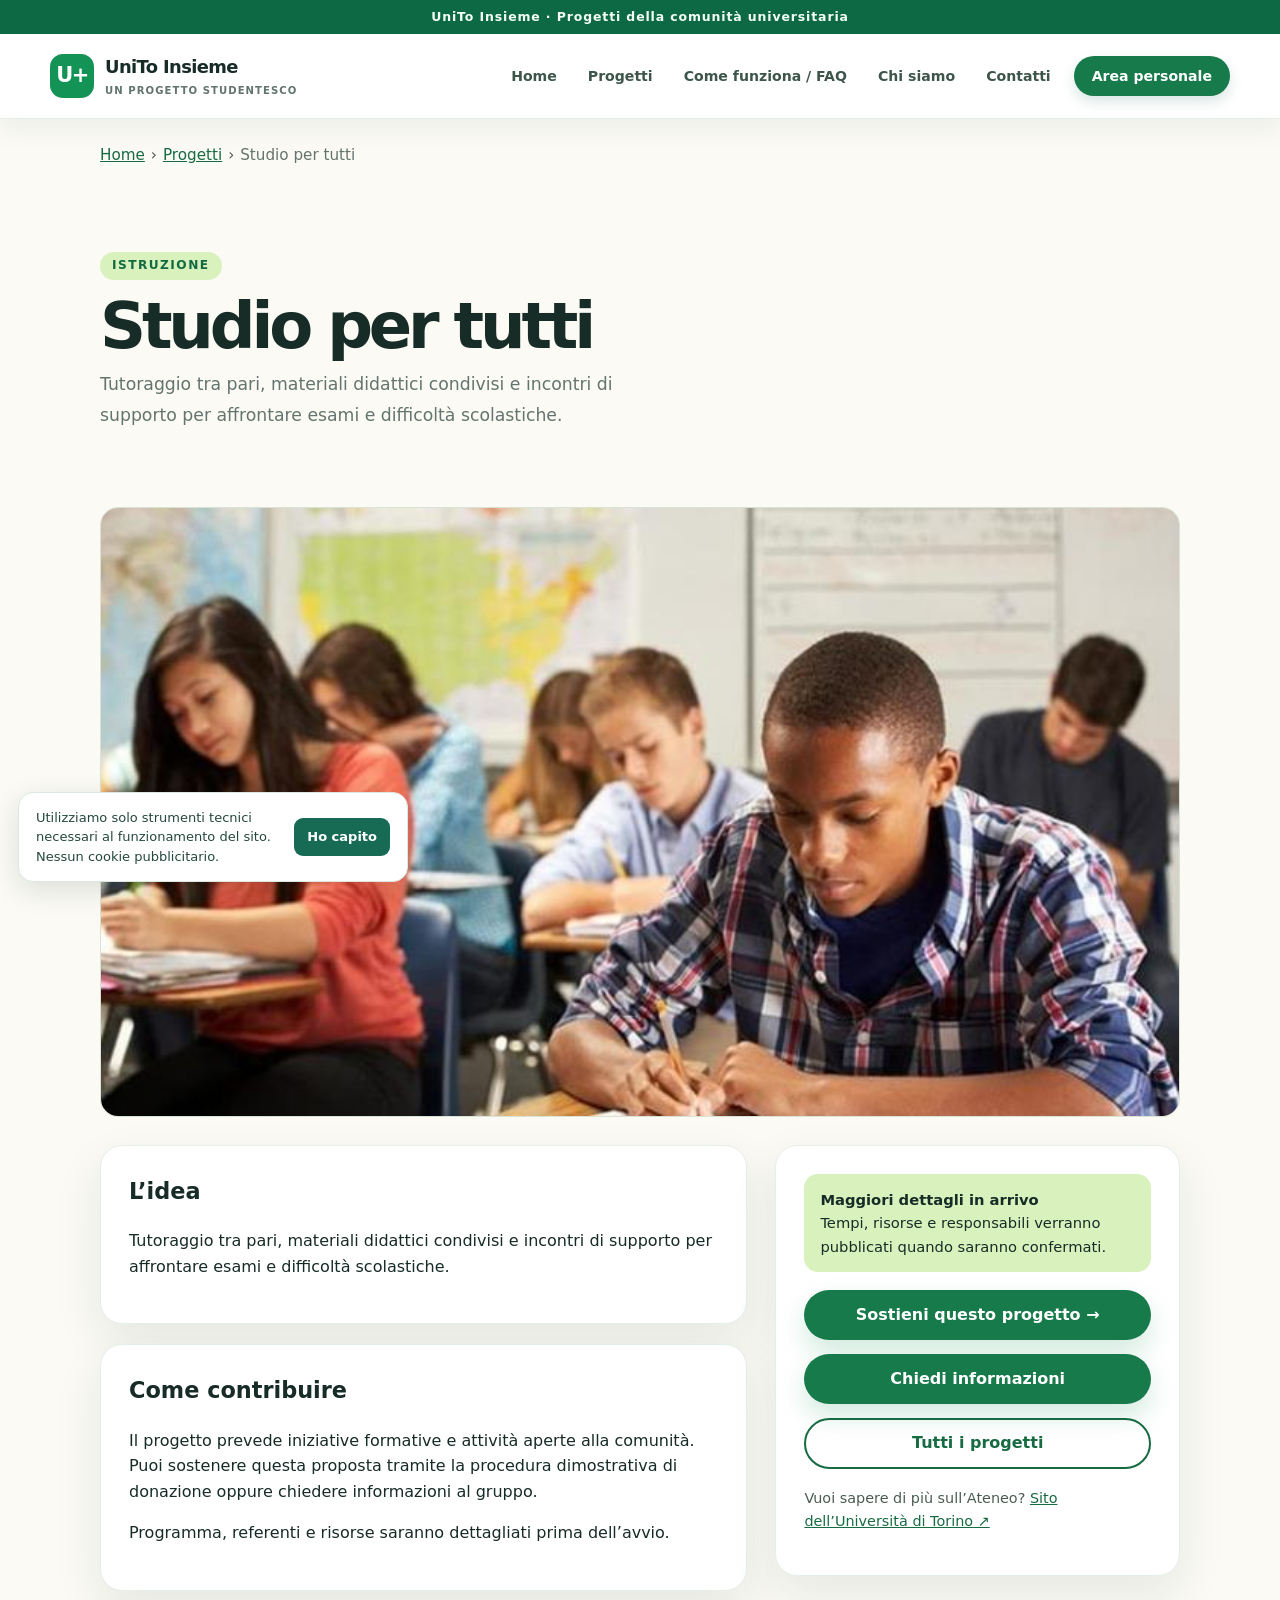
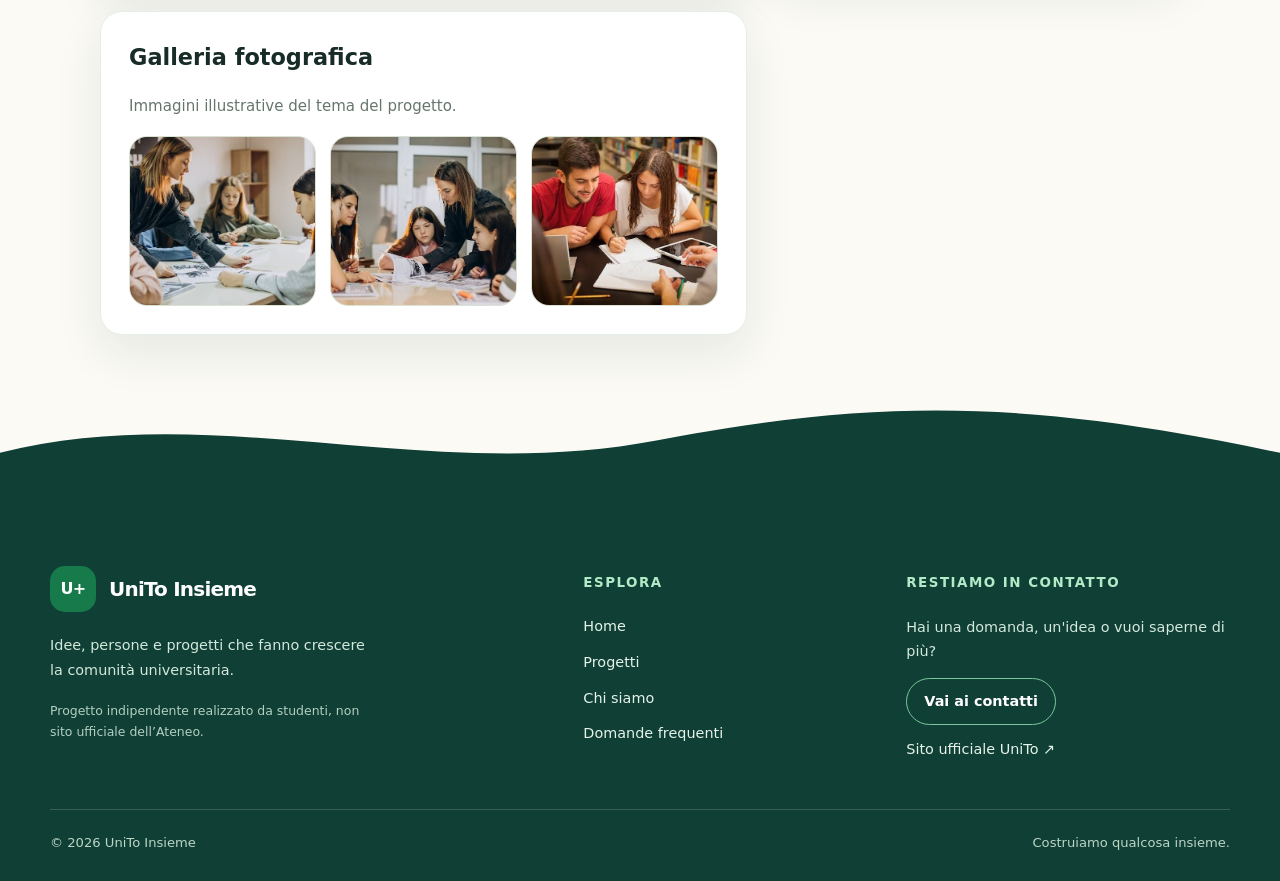
<file: UniTo_Insieme/progetto-studio.html>
<!DOCTYPE html>

<html lang="it">
<head>
<meta charset="utf-8"/>
<meta content="width=device-width, initial-scale=1" name="viewport"/>
<meta content="Raccogliere e distribuire alimenti a studentesse e studenti in difficoltà economica, insieme alle realtà solidali del territorio." name="description"/>
<title>Studio per tutti — UniTo Insieme</title>
<link href="assets/css/progetto-archivi.css" rel="stylesheet"/>
<link href="assets/css/site-theme.css" rel="stylesheet"/>
<link href="assets/css/demo-enhancements.css" rel="stylesheet"/>
<link href="assets/css/unito-refinements.css" rel="stylesheet"/>
<script defer="" src="assets/js/cookie-banner.js"></script>
<link href="assets/css/motion.css" rel="stylesheet"/>
<script defer="" src="assets/js/motion.js"></script>
<link href="assets/css/elegant-restyle.css" rel="stylesheet"/>
<link href="assets/css/visual-fixes.css" rel="stylesheet"/>
<link href="assets/css/logo-uniforme.css" rel="stylesheet"/>
<link href="assets/css/gallery-refinements.css" rel="stylesheet"/><link href="assets/css/decorazioni-uniformi.css" rel="stylesheet"/>
<script defer src="assets/js/site-components.js"></script>
</head>
<body>
<site-header></site-header>
<main class="container project-detail-page" id="contenuto">
<nav aria-label="Percorso di navigazione" class="crumb">
<ol>
<li><a href="index.html">Home</a></li>
<li><a href="progetti.html">Progetti</a></li>
<li><span aria-current="page">Studio per tutti</span></li>
</ol>
</nav>
<section aria-labelledby="pageTitle" class="hero">
<span class="eyebrow">Istruzione</span>
<h1 id="pageTitle">Studio per tutti</h1>
<p class="lead">Tutoraggio tra pari, materiali didattici condivisi e incontri di supporto per affrontare esami e difficoltà scolastiche.</p>
</section>
<figure class="photo photo-main">
<img alt="Studenti impegnati nello studio in aula" src="assets/img/studio.jpg"/>
</figure>
<div class="content">
<div>
<section aria-labelledby="obiettivo" class="panel"><h2 id="obiettivo">L’idea</h2><p>Tutoraggio tra pari, materiali didattici condivisi e incontri di supporto per affrontare esami e difficoltà scolastiche.</p></section>
<section aria-labelledby="attivita" class="panel"><h2 id="attivita">Come contribuire</h2><p>Il progetto prevede iniziative formative e attività aperte alla comunità. Puoi sostenere questa proposta tramite la procedura dimostrativa di donazione oppure chiedere informazioni al gruppo.</p><p>Programma, referenti e risorse saranno dettagliati prima dell’avvio.</p></section>
<section aria-labelledby="gallery-studio" class="panel project-gallery-panel"><h2 id="gallery-studio">Galleria fotografica</h2><p class="gallery-note">Immagini illustrative del tema del progetto.</p><div class="gallery-grid"><figure class="photo"><img alt="Supporto allo studio: immagine 1 della galleria" height="480" loading="lazy" src="assets/img/studio-gallery-1.jpg" width="720"/></figure><figure class="photo"><img alt="Supporto allo studio: immagine 2 della galleria" height="480" loading="lazy" src="assets/img/studio-gallery-2.jpg" width="720"/></figure><figure class="photo"><img alt="Supporto allo studio: immagine 3 della galleria" height="480" loading="lazy" src="assets/img/studio-gallery-3.jpg" width="720"/></figure></div></section></div>
<aside aria-label="Informazioni sul progetto" class="side">
<div class="panel">
<div class="notice-card">
<strong>Maggiori dettagli in arrivo</strong>
            Tempi, risorse e responsabili verranno pubblicati quando saranno confermati.
          </div>
<div class="project-actions">
<a class="btn" href="checkout-1.html?progetto=studio">Sostieni questo progetto →</a>
<a class="btn" href="contatti.html">Chiedi informazioni</a>
<a class="btn ghost" href="progetti.html">Tutti i progetti</a>
</div>
<p class="small">Vuoi sapere di più sull’Ateneo? <a href="https://www.unito.it" rel="noopener noreferrer" target="_blank">Sito dell’Università di Torino<span aria-hidden="true"> ↗</span><span class="sr-only"> (si apre in una nuova scheda)</span></a></p>
</div>
</aside>
</div>
</main>
<site-footer></site-footer>
<script src="assets/js/progetto-archivi.js"></script>
<script defer="" src="assets/js/accessibility.js"></script>
</body>
</html>
</file>
<file: UniTo_Insieme/assets/css/app.css>
:root {
  --ink: #173b2b;
  --green: #176b42;
  --green-dark: #0f5434;
  --lime: #d9f2bd;
  --cream: #f8f8f1;
  --muted: #526459;
  --line: #dce5db;
  --focus: #a3450d;
}

* {
  box-sizing: border-box;
}

html {
  font-size: 100%;
  scroll-behavior: smooth;
  scroll-padding-top: 6.5rem;
}

body {
  margin: 0;
  background: var(--cream);
  color: var(--ink);
  font: 1rem/1.6 system-ui, -apple-system, "Segoe UI", sans-serif;
}

a {
  color: inherit;
}

a:focus-visible,
button:focus-visible {
  outline: 3px solid var(--focus);
  outline-offset: 3px;
  border-radius: 4px;
}

.wrap {
  width: min(73.75rem, calc(100% - 3rem));
  margin-inline: auto;
}

.skip {
  position: absolute;
  z-index: 30;
  top: -6rem;
  left: 1rem;
  padding: 0.75rem;
  background: #fff;
  font-weight: 700;
}

.skip:focus {
  top: 0.6rem;
}

.notice {
  padding: 0.5rem 0;
  background: var(--ink);
  color: #fff;
  font-size: 0.85rem;
}

/* Header sticky: resta visibile mentre si scorre la pagina. */
.top {
  position: sticky;
  z-index: 20;
  top: 0;
  border-bottom: 1px solid var(--line);
  background: #fff;
  transition: box-shadow 0.2s ease;
}

.top.scrolled {
  box-shadow: 0 0.4rem 1.2rem rgb(23 59 43 / 12%);
}

.nav {
  display: flex;
  min-height: 5.25rem;
  flex-wrap: wrap;
  align-items: center;
  justify-content: space-between;
  gap: 1.25rem;
}

.brand {
  display: flex;
  align-items: center;
  gap: 0.65rem;
  font-size: 1.15rem;
  font-weight: 800;
  letter-spacing: -0.03em;
  text-decoration: none;
}

.logo {
  display: grid;
  width: 2.45rem;
  height: 2.45rem;
  place-items: center;
  border-radius: 0.6rem;
  background: var(--green);
  color: #fff;
  font-size: 1.3rem;
}

.brand small {
  display: block;
  color: var(--muted);
  font-size: 0.65rem;
  letter-spacing: 0.14em;
  text-transform: uppercase;
}

.links {
  display: flex;
  flex-wrap: wrap;
  align-items: center;
  gap: 1.4rem;
}

.links a {
  font-size: 0.9rem;
  font-weight: 650;
  text-decoration: none;
}

.links a:hover {
  text-decoration: underline;
  text-underline-offset: 5px;
}

.links .active {
  color: var(--green);
  text-decoration: underline;
  text-decoration-thickness: 2px;
  text-underline-offset: 8px;
}

.links .account {
  padding: 0.6rem 0.95rem;
  border: 1px solid var(--ink);
  border-radius: 0.5rem;
}

.toggle {
  display: none;
  padding: 0.55rem 0.8rem;
  border: 1px solid var(--ink);
  border-radius: 0.5rem;
  background: #fff;
  font: inherit;
  font-weight: 700;
  cursor: pointer;
}

h1,
h2,
h3,
p {
  margin-top: 0;
}

h1 {
  margin: 0.6rem 0 1.3rem;
  font-size: clamp(2.4rem, 5vw, 4.2rem);
  letter-spacing: -0.05em;
  line-height: 1.08;
}

h2 {
  margin: 0 0 0.8rem;
  font-size: clamp(1.65rem, 3vw, 2.2rem);
  letter-spacing: -0.035em;
  line-height: 1.2;
}

h3 {
  margin: 0.65rem 0;
  font-size: 1.24rem;
  line-height: 1.25;
}

.eyebrow {
  color: var(--green);
  font-size: 0.78rem;
  font-weight: 800;
  letter-spacing: 0.14em;
  text-transform: uppercase;
}

.hero {
  padding: 4.5rem 0 4rem;
  background: linear-gradient(115deg, #eff5e9, var(--cream) 65%);
}

.hero-grid {
  display: grid;
  grid-template-columns: 1.15fr 0.85fr;
  align-items: center;
  gap: 3rem;
}

.lead {
  max-width: 41rem;
  color: var(--muted);
  font-size: 1.18rem;
}

.sim {
  display: inline-block;
  margin: 1.2rem 0 0;
  padding: 0.6rem 0.9rem;
  border-left: 4px solid var(--green);
  border-radius: 0.4rem;
  background: #e8f1e6;
  font-size: 0.92rem;
}

.actions {
  display: flex;
  flex-wrap: wrap;
  gap: 0.8rem;
  margin: 1.7rem 0 0;
}

.btn {
  display: inline-flex;
  align-items: center;
  justify-content: center;
  padding: 0.85rem 1.2rem;
  border-radius: 0.55rem;
  background: var(--green);
  color: #fff;
  font-weight: 800;
  text-decoration: none;
}

.btn:hover {
  background: var(--green-dark);
}

.btn.secondary {
  border: 2px solid var(--green);
  background: #fff;
  color: var(--green);
}

.btn.secondary:hover {
  background: #e8f1e6;
}

.hero-art {
  position: relative;
  min-height: 23rem;
  overflow: hidden;
  border-radius: 1.2rem;
  background: linear-gradient(135deg, #254e3c, #4e8063 55%, #b0d296);
}

.hero-art::before {
  position: absolute;
  bottom: -10%;
  left: 9%;
  width: 65%;
  height: 72%;
  border: 1.5rem solid rgb(255 255 255 / 31%);
  border-radius: 50%;
  content: "";
}

.hero-art::after {
  position: absolute;
  top: 12%;
  right: 8%;
  width: 38%;
  height: 70%;
  border-radius: 8rem 8rem 0.8rem 0.8rem;
  background: #e8f1e6;
  box-shadow: -3.4rem 3.5rem 0 #b5d491;
  content: "";
}

.art-label {
  position: absolute;
  z-index: 1;
  bottom: 1.5rem;
  left: 1.5rem;
  max-width: 15rem;
  padding: 0.9rem 1.1rem;
  border-radius: 0.7rem;
  background: #fff;
  box-shadow: 0 8px 30px rgb(23 59 43 / 19%);
  font-weight: 750;
}

.section {
  padding: 4.2rem 0;
}

.section-head {
  display: flex;
  flex-wrap: wrap;
  align-items: end;
  justify-content: space-between;
  gap: 1rem;
  margin-bottom: 1.5rem;
}

.section-head p {
  margin: 0;
  color: var(--muted);
}

.section-head a {
  color: var(--green);
  font-weight: 750;
}

.cards {
  display: grid;
  grid-template-columns: repeat(3, minmax(0, 1fr));
  gap: 1.2rem;
}

.card {
  display: flex;
  overflow: hidden;
  flex-direction: column;
  border: 1px solid var(--line);
  border-radius: 1rem;
  background: #fff;
}

.card-art {
  height: 9rem;
  background: #bdcec2;
}

.card-art.archive {
  background: radial-gradient(circle at 75% 30%, #d6d7f3 0 15%, transparent 16%), linear-gradient(125deg, #334d75, #8b9dc1);
}

.card-art.water {
  background: radial-gradient(circle at 65% 20%, #d6f7e7 0 17%, transparent 18%), linear-gradient(125deg, #247785, #75bbbc);
}

.card-art.lab {
  background: radial-gradient(circle at 25% 30%, #fff0bb 0 14%, transparent 15%), linear-gradient(125deg, #846c57, #d6ad79);
}

.card-body {
  display: flex;
  flex: 1;
  flex-direction: column;
  padding: 1.35rem;
}

.tag {
  color: var(--green);
  font-size: 0.78rem;
  font-weight: 800;
  letter-spacing: 0.07em;
  text-transform: uppercase;
}

.status {
  margin: 0.35rem 0;
  font-weight: 750;
}

.card p {
  color: var(--muted);
}

.amount {
  margin: 0;
  color: var(--ink);
  font-size: 1.18rem;
  font-weight: 800;
}

.track {
  height: 0.65rem;
  overflow: hidden;
  margin: 0.65rem 0 0.3rem;
  border-radius: 1rem;
  background: #e2ebe2;
}

.track span {
  display: block;
  height: 100%;
  background: var(--green);
}

.meta {
  margin-bottom: 1.2rem;
  font-size: 0.9rem;
}

.card .btn {
  align-self: flex-start;
  margin-top: auto;
}

.steps {
  background: #eaf2e4;
}

.step-grid {
  display: grid;
  grid-template-columns: repeat(3, 1fr);
  gap: 1.2rem;
  margin-top: 1.7rem;
}

.step {
  padding: 1.4rem;
  border: 1px solid var(--line);
  border-radius: 1rem;
  background: #fff;
}

.number {
  display: grid;
  width: 2.3rem;
  height: 2.3rem;
  place-items: center;
  margin-bottom: 1rem;
  border-radius: 50%;
  background: var(--lime);
  font-weight: 800;
}

.step p {
  margin: 0;
  color: var(--muted);
}

.closing {
  padding: 4rem 0;
}

.closing-box {
  display: flex;
  flex-wrap: wrap;
  align-items: center;
  justify-content: space-between;
  gap: 2rem;
  padding: 2.5rem;
  border-radius: 1rem;
  background: var(--ink);
  color: #fff;
}

.closing-box h2 {
  margin-bottom: 0.4rem;
}

.closing-box p {
  max-width: 37rem;
  margin: 0;
}

.closing-box .btn {
  background: var(--lime);
  color: var(--ink);
}

.closing-box .btn:hover {
  background: #c6e5a8;
}

.footer {
  padding: 1.9rem 0;
  border-top: 1px solid var(--line);
  background: #fff;
  color: var(--muted);
  font-size: 0.85rem;
}

.foot {
  display: flex;
  flex-wrap: wrap;
  justify-content: space-between;
  gap: 0.8rem;
}

.foot a {
  margin-right: 1rem;
}

.sr-only {
  position: absolute;
  width: 1px;
  height: 1px;
  overflow: hidden;
  clip: rect(0, 0, 0, 0);
  white-space: nowrap;
  clip-path: inset(50%);
}

@media (max-width: 62rem) {
  .hero-grid {
    grid-template-columns: 1fr 1fr;
    gap: 1.5rem;
  }

  .cards {
    grid-template-columns: repeat(2, 1fr);
  }
}

@media (max-width: 48rem) {
  .toggle {
    display: block;
  }

  .links {
    position: absolute;
    z-index: 5;
    top: 100%;
    right: 0;
    left: 0;
    display: none;
    overflow-y: auto;
    max-height: calc(100vh - 5.25rem);
    flex-direction: column;
    align-items: stretch;
    padding: 1.2rem 1.5rem;
    background: #fff;
    box-shadow: 0 0.8rem 1.2rem rgb(23 59 43 / 14%);
  }

  .links.open {
    display: flex;
  }

  .wrap {
    width: calc(100% - 2rem);
  }

  .hero {
    padding: 3rem 0;
  }

  .hero-grid,
  .cards,
  .step-grid {
    grid-template-columns: 1fr;
  }

  .hero-art {
    min-height: 14rem;
  }

  .section {
    padding: 3rem 0;
  }

  .closing-box {
    padding: 1.6rem;
  }
}

@media (prefers-reduced-motion: reduce) {
  html {
    scroll-behavior: auto;
  }

  .top {
    transition: none;
  }
}

@media (prefers-contrast: more) {
  .card,
  .step {
    border-color: var(--ink);
  }
}

.project-grid { display: grid; grid-template-columns: repeat(auto-fill, minmax(18rem, 1fr)); gap: 1.5rem; }
.project-card { display: flex; flex-direction: column; overflow: hidden; border: 1px solid var(--line); border-radius: 1rem; background: #fff; transition: box-shadow .2s ease, transform .2s ease; }
.project-card:hover, .project-card:focus-within { box-shadow: 0 .6rem 1.6rem rgb(23 59 43 / 12%); transform: translateY(-2px); }
.card-band { display: grid; height: 9rem; place-items: center; background: linear-gradient(115deg, #e8f1e6, var(--lime)); }
.card-icon { font-size: 3rem; }
.card-body { display: flex; flex: 1; flex-direction: column; padding: 1.4rem; }
.tag { align-self: flex-start; margin-bottom: .7rem; padding: .2rem .65rem; border-radius: 2rem; background: #e8f1e6; color: var(--green-dark); font-size: .75rem; font-weight: 800; }
.card-body h3 { margin-bottom: .5rem; font-size: 1.35rem; letter-spacing: -.03em; line-height: 1.25; }
.card-body h3 a { text-decoration: none; }
.card-body h3 a:hover { text-decoration: underline; text-underline-offset: 4px; }
.card-body p { color: var(--muted); }
.card-link { margin-top: auto; color: var(--green); font-weight: 750; }
@media (prefers-reduced-motion: reduce) { .project-card { transition: none; } .project-card:hover, .project-card:focus-within { transform: none; } }

.card-img { display: block; width: 100%; height: 11rem; object-fit: cover; }

/* Sei progetti: filtri e layout */
.project-filters{display:flex;flex-wrap:wrap;gap:10px;margin:20px 0 12px}.filter-btn{border:1px solid #b9d9c3;border-radius:999px;background:#fff;color:#245e3d;padding:10px 17px;font:inherit;font-weight:700;cursor:pointer}.filter-btn:hover,.filter-btn:focus-visible{background:#e4f3e6}.filter-btn.active{background:/*#3e9257*/#2e7d32;color:white;border-color:/*#3e9257*/#2e7d32}.filter-count{color:#52695d;margin:0 0 20px}.project-card[hidden]{display:none!important}.project-card .card-body{display:flex;flex-direction:column;align-items:flex-start;gap:10px}.project-card .card-body h3,.project-card .card-body p{margin:0}.project-card .card-link{margin-top:auto}.project-card .donate-card-link{display:inline-block;margin-top:6px;padding:10px 14px;border-radius:999px;background:/*#46985b*/#2e7d32;color:white;text-decoration:none;font-weight:700}.project-card .donate-card-link:hover{background:#286d40}

/* Carosello orizzontale dei progetti nella sola home */
.home-project-scroll{overflow-x:auto;overscroll-behavior-x:contain;scroll-snap-type:x mandatory;padding:0 0 1.25rem;scrollbar-width:thin;-webkit-overflow-scrolling:touch}
.home-project-scroll .project-grid{display:flex;flex-wrap:nowrap;gap:1.25rem;width:max-content;max-width:none}
.home-project-scroll .project-card{width:clamp(260px,30vw,360px);flex:0 0 auto;scroll-snap-align:start}
@media(max-width:650px){.home-project-scroll .project-card{width:min(82vw,330px)}}

/* Navigazione visibile del carosello progetti nella home */
.home-project-navigation{display:flex;justify-content:flex-end;gap:12px;margin:-8px 0 16px}
.home-project-arrow{display:grid;place-items:center;width:48px;height:48px;border-radius:50%;border:1px solid #b9d8c5;background:#fff;color:#126b43;font-size:24px;font-weight:700;cursor:pointer;box-shadow:0 5px 16px rgba(18,75,49,.09);transition:background .2s,transform .2s}
.home-project-arrow:hover:not(:disabled){background:#e2f5e9;transform:translateY(-2px)}
.home-project-arrow:focus-visible{outline:3px solid #e3a73b;outline-offset:3px}
.home-project-arrow:disabled{opacity:.35;cursor:default;box-shadow:none}
</file>
<file: UniTo_Insieme/assets/css/site-theme.css>
/* UniTo Insieme — shared visual system */
:root {
  --brand-ink: #173b35;
  --brand-green: #176b55;
  --brand-dark-green: #126b40;
  /*--brand-green: #167A4A;*/
  --brand-deep: #10483d;
  --brand-mint: #dff2e7;
  --brand-lime: #e7f4bd;
  --brand-paper: #fbfaf5;
  --brand-white: #ffffff;
  --brand-muted: #63746c;
  --brand-line: #e2e9e1;
  --brand-shadow: 0 18px 48px rgba(22, 59, 48, .09);
  --brand-radius: 22px;
}
html { scroll-behavior: smooth; scroll-padding-top: 7rem; }
body {
  background: var(--brand-paper);
  color: var(--brand-ink);
  font-family: Inter, ui-sans-serif, system-ui, -apple-system, BlinkMacSystemFont, "Segoe UI", sans-serif;
}
a { transition: color .18s ease, background-color .18s ease, border-color .18s ease, transform .18s ease; }
button, input, textarea, select { font: inherit; }
:focus-visible { outline: 3px solid #d58b35; outline-offset: 3px; }

/* Identical top strip and navigation across every page */
.notice {
  min-height: 34px;
  display: flex;
  align-items: center;
  justify-content: center;
  padding: 7px 18px !important;
  background: var(--brand-deep) !important;
  color: #f5fff8 !important;
  font-size: .78rem !important;
  font-weight: 600;
  letter-spacing: .025em;
  text-align: center;
}
.top, .site-header {
  position: sticky !important;
  top: 0;
  z-index: 50;
  background: rgba(251,250,245,.94) !important;
  border-bottom: 1px solid var(--brand-line) !important;
  box-shadow: 0 5px 24px rgba(22,59,48,.035);
  backdrop-filter: blur(16px);
}
.top.scrolled, .site-header.scrolled, .site-header.is-scrolled {
  box-shadow: 0 10px 30px rgba(22,59,48,.10) !important;
}
.nav, .nav-wrap {
  width: min(1180px, calc(100% - 44px)) !important;
  max-width: 1180px !important;
  min-height: 78px;
  margin: 0 auto !important;
  padding: 12px 0 !important;
  display: flex;
  align-items: center;
  justify-content: space-between;
  gap: 20px;
}
.brand {
  display: inline-flex !important;
  align-items: center;
  gap: 11px !important;
  color: var(--brand-ink) !important;
  text-decoration: none !important;
  font-size: 1.12rem;
  font-weight: 850 !important;
  letter-spacing: -.045em;
  white-space: nowrap;
}
.logo, .brand-mark {
  width: 43px !important;
  height: 43px !important;
  min-width: 43px;
  display: grid !important;
  place-items: center;
  border-radius: 15px !important;
  background: linear-gradient(145deg, #218365, #105544) !important;
  color: #fff !important;
  font-size: 1.05rem !important;
  font-weight: 850;
  box-shadow: 0 7px 16px rgba(16,84,68,.18);
}
.brand small {
  display: block;
  margin-top: 1px;
  color: var(--brand-muted) !important;
  font-size: .63rem !important;
  font-weight: 700 !important;
  letter-spacing: .105em !important;
  text-transform: uppercase;
}
.links, .nav-links {
  display: flex !important;
  align-items: center;
  justify-content: flex-end;
  flex-wrap: wrap;
  gap: 4px !important;
}
.links a, .nav-links a {
  display: inline-flex;
  align-items: center;
  justify-content: center;
  min-height: 40px;
  padding: 9px 13px !important;
  border: 0 !important;
  border-radius: 999px !important;
  color: #40564c !important;
  background: transparent !important;
  text-decoration: none !important;
  font-size: .88rem !important;
  font-weight: 680 !important;
  white-space: nowrap;
}
.links a:hover, .nav-links a:hover,
.links a.active, .links a[aria-current="page"],
.nav-links a.active, .nav-links a[aria-current="page"] {
  color: var(--brand-deep) !important;
  background: var(--brand-mint) !important;
}
.links a.account, .nav-links a.nav-cta,
.nav-links a.account, .links a.nav-cta {
  margin-left: 5px;
  padding-inline: 18px !important;
  color: #fff !important;
  background: var(--brand-green) !important;
  box-shadow: 0 6px 14px rgba(23,107,85,.16);
}
.links a.account:hover, .nav-links a.nav-cta:hover,
.nav-links a.account:hover, .links a.nav-cta:hover {
  color: #fff !important;
  background: var(--brand-deep) !important;
  transform: translateY(-1px);
}
.toggle, .menu-toggle {
  display: none;
  min-height: 42px;
  padding: 9px 15px !important;
  border: 1px solid var(--brand-line) !important;
  border-radius: 999px !important;
  background: #fff !important;
  color: var(--brand-ink) !important;
  font-weight: 700;
}

/* More generous, softer page rhythm */
main { min-height: 55vh; }
.intro, .hero {
  position: relative;
}
.intro {
  padding-top: clamp(42px, 6vw, 76px) !important;
  padding-bottom: clamp(28px, 4vw, 48px) !important;
}
.intro h1, .hero h1 {
  max-width: 850px;
  color: var(--brand-ink);
  letter-spacing: -.055em !important;
  line-height: 1.04 !important;
}
.eyebrow {
  color: var(/*--brand-green*/--brand-dark-green) !important;
  font-size: .76rem !important;
  font-weight: 800 !important;
  letter-spacing: .12em !important;
  text-transform: uppercase;
}
.lead, .intro p, .hero p {
  color: var(--brand-muted);
  line-height: 1.75;
}
.card, .project-card, .person, .faq-item, .auth-card, .contact-card,
.panel, .content-card, .step-card {
  border-color: var(--brand-line) !important;
  border-radius: var(--brand-radius) !important;
  box-shadow: var(--brand-shadow);
}
button, .button, .btn, a.button, a.btn {
  border-radius: 999px;
}
img { max-width: 100%; }
footer {
  background: var(--brand-deep) !important;
  color: #f4fff7 !important;
}
footer a { color: #e0f3e8 !important; }

/* Project pages: keep the fundraising action visually prominent */
.progress, .progress-bar, .progress-track { border-radius: 999px; }
.donate, .donate-button, .donation-cta, .hero .button-primary {
  box-shadow: 0 9px 20px rgba(23,107,85,.17);
}
.crumb { color: var(--brand-muted); }

/* Mobile navigation supports the existing page scripts */
@media (max-width: 900px) {
  .nav, .nav-wrap { width: min(100% - 32px, 1180px) !important; min-height: 70px; }
  .toggle, .menu-toggle { display: inline-flex !important; align-items: center; gap: 8px; }
  .links, .nav-links {
    display: none !important;
    position: absolute;
    top: calc(100% + 1px);
    left: 0;
    right: 0;
    padding: 14px 16px 18px !important;
    background: rgba(251,250,245,.99) !important;
    border-bottom: 1px solid var(--brand-line) !important;
    box-shadow: 0 18px 28px rgba(22,59,48,.10);
    flex-direction: column;
    align-items: stretch;
    gap: 5px !important;
  }
  .links.open, .nav-links.open, .nav-links.is-open, .links.is-open {
    display: flex !important;
  }
  .links a, .nav-links a {
    width: 100%;
    justify-content: flex-start;
    padding: 11px 14px !important;
  }
  .links a.account, .nav-links a.nav-cta,
  .nav-links a.account, .links a.nav-cta { margin: 5px 0 0; }
}
@media (max-width: 520px) {
  .notice { font-size: .7rem !important; }
  .brand { font-size: 1rem; }
  .brand small { font-size: .56rem !important; }
  .logo, .brand-mark { width: 39px !important; height: 39px !important; min-width: 39px; }
}
@media (prefers-reduced-motion: reduce) {
  *, *::before, *::after { scroll-behavior: auto !important; transition-duration: .01ms !important; }
}

/* Homepage visual refresh: large photography and accessible featured carousel */
.hero { padding: clamp(50px, 7vw, 104px) 0 !important; background: linear-gradient(145deg,#f5f6e9 0%,#fbfaf5 65%,#e8f1e6 100%) !important; }
.hero-grid { display:grid !important; grid-template-columns: minmax(0, .88fr) minmax(0, 1.12fr) !important; gap: clamp(28px,4vw,64px) !important; align-items:center; }
.hero h1 { font-size: clamp(2.8rem, 5vw, 5.2rem) !important; line-height: 1.02 !important; }
.hero .lead { max-width: 52ch; font-size: 1.08rem; }
.featured-carousel { position:relative; min-width:0; border-radius:30px; overflow:hidden; background:#153d33; box-shadow:0 26px 60px rgba(15,56,45,.22); }
.carousel-track { position:relative; height: clamp(390px,43vw,590px); }
.carousel-slide { position:absolute; inset:0; display:block; opacity:0; visibility:hidden; transition:opacity .55s ease, visibility .55s ease; color:#fff !important; text-decoration:none; }
.carousel-slide.is-active { opacity:1; visibility:visible; z-index:1; }
.carousel-slide img { display:block; width:100%; height:100%; object-fit:cover; transition:transform .7s ease; }
.carousel-slide:hover img { transform:scale(1.045); }
.carousel-slide::after { content:""; position:absolute; inset:0; background:linear-gradient(180deg,transparent 36%,rgba(9,33,27,.88) 100%); pointer-events:none; }
.slide-overlay { position:absolute; z-index:2; bottom:83px; left:clamp(24px,4vw,48px); right:25px; display:flex; flex-direction:column; gap:9px; }
.slide-overlay strong { color:#fff; font-size:clamp(1.6rem,2.7vw,2.75rem); line-height:1.12; letter-spacing:-.045em; }
.slide-overlay > span:last-child { color:#e9f5ed; font-size:.95rem; font-weight:650; }
.slide-kicker { color:#d7efbd; font-size:.72rem; font-weight:800; letter-spacing:.12em; }
.carousel-controls { position:absolute; z-index:3; bottom:22px; left:clamp(24px,4vw,48px); right:24px; display:flex; align-items:center; justify-content:space-between; }
.carousel-dots,.carousel-arrows { display:flex; gap:9px; align-items:center; }
.carousel-dot { width:27px; height:6px; padding:0; border:0; border-radius:10px; background:rgba(255,255,255,.42); cursor:pointer; }
.carousel-dot.is-active { width:46px; background:#e5f3b6; }
.carousel-arrow { display:grid; place-items:center; width:39px; height:39px; border:1px solid rgba(255,255,255,.45); border-radius:50%; background:rgba(255,255,255,.15); color:#fff; cursor:pointer; backdrop-filter:blur(6px); }
.carousel-arrow:hover { background:#fff; color:#153d33; }
.project-grid { gap:24px !important; }
.project-card { overflow:hidden; background:#fff; transition:transform .25s ease, box-shadow .25s ease; }
.project-card:hover { transform:translateY(-5px); box-shadow:0 22px 55px rgba(22,59,48,.14); }
.project-card .card-img { height:clamp(240px,25vw,335px) !important; width:100%; object-fit:cover; }
.project-card .card-body { padding:clamp(20px,2.5vw,30px); }
.section-head h2 { letter-spacing:-.045em; }
@media(max-width:900px) { .hero-grid { grid-template-columns:1fr !important; } .carousel-track { height:clamp(370px,65vw,520px); } }
@media(max-width:520px) { .hero { padding:40px 0 !important; } .featured-carousel { border-radius:22px; } .carousel-track { height:420px; } .slide-overlay { bottom:80px; } .project-card .card-img { height:265px !important; } }
@media(prefers-reduced-motion:reduce) { .carousel-slide,.carousel-slide img { transition:none !important; } }

/* 2026 refresh — airy, friendly, editorial */
:root { --brand-paper:#f8faf7; --brand-ink:#172b27; --brand-green:#167A4A/*#159657*/; --brand-deep:#0c6542; --brand-mint:#e6f6ec; --brand-line:#e5eee8; }
body { background:#f8faf7; }
.notice { background:#0d6944 !important; letter-spacing:.07em; }
.top,.site-header { background:rgba(255,255,255,.96) !important; }
.logo,.brand-mark { background:#139456 !important; border-radius:14px !important; }
/*.links a.account,.nav-links a.account { background:#129553 !important; }*/
.links a.account,.nav-links a.account { background:#167A4A !important; }
.hero { background:radial-gradient(circle at 78% 18%,#e1f5e7 0%,transparent 40%),linear-gradient(120deg,#ffffff 0%,#f3faf4 100%) !important; overflow:hidden; }
.hero::before { content:''; position:absolute; width:520px; height:520px; border:1px solid #d9eee0; border-radius:50%; right:-250px; top:-250px; pointer-events:none; }
.hero-grid { position:relative; z-index:1; }
.hero h1 { font-weight:850; letter-spacing:-.065em !important; }
.hero h1 em { font-style:normal; color:/*#159657*/#167A4A; }
.hero-pill { display:inline-flex; align-items:center; padding:10px 15px; border-radius:100px; background:#e6f6eb; color:#137744 !important; letter-spacing:.025em !important; text-transform:none; font-size:.8rem !important; margin-bottom:20px; }
.hero .lead { color:#64746e; line-height:1.8; }
.btn:not(.secondary) { background:/*#159657*/#167A4A !important; color:#fff !important; border-radius:100px !important; box-shadow:0 12px 26px rgba(21,150,87,.19); }
.btn.secondary { border-radius:100px !important; background:white !important; }
.featured-carousel { border:7px solid white; border-radius:29px; box-shadow:0 24px 65px rgba(20,83,52,.15); }
.carousel-track { height:clamp(390px,43vw,565px); }
.carousel-side { position:absolute; top:43%; transform:translateY(-50%); z-index:5; width:48px; height:58px; display:grid; place-items:center; border:1px solid rgba(255,255,255,.8); border-radius:17px; color:#164d35; background:rgba(255,255,255,.92); box-shadow:0 8px 22px rgba(0,0,0,.14); cursor:pointer; transition:background .2s,transform .2s; }
.carousel-side:hover { background:#dff7e8; transform:translateY(-50%) scale(1.06); }
.carousel-side span { font-size:2.7rem; font-weight:300; line-height:1; margin-top:-5px; }
.carousel-side-prev { left:14px; } .carousel-side-next { right:14px; }
.carousel-arrow { width:42px; height:42px; }
.carousel-dot.is-active { background:#a6f3bf; }
.project-card { border:1px solid #e7efe9; border-radius:24px !important; box-shadow:0 10px 30px rgba(20,70,42,.045); }
.project-card .card-img { transition:transform .5s; } .project-card:hover .card-img { transform:scale(1.035); }
.section-head h2,.steps h2 { letter-spacing:-.045em; }
.step { border-radius:22px; }
@media(max-width:520px) { .hero h1 { font-size:clamp(2.55rem,11vw,4rem) !important; } .carousel-side { width:39px; height:48px; border-radius:13px; } .carousel-side-prev { left:8px; } .carousel-side-next { right:8px; } .featured-carousel { border-width:4px; } }
@media(prefers-reduced-motion:reduce) { .carousel-side,.project-card .card-img { transition:none !important; } }

/* Navigation and footer refinement — consistent on every page */
.top,.site-header { box-shadow:0 8px 28px rgba(17,64,43,.065) !important; }
.nav,.nav-wrap { min-height:84px; gap:clamp(12px,2vw,30px); }
.brand { letter-spacing:-.035em !important; }
.links,.nav-links { gap:5px !important; }
.links a:not(.account),.nav-links a:not(.account) { background:transparent !important; color:#3d554b !important; }
.links a:not(.account):hover,.nav-links a:not(.account):hover { background:#eef5ef !important; color:#0d6944 !important; }
.links a:not(.account)[aria-current="page"],.nav-links a:not(.account)[aria-current="page"] { background:#edf3ef !important; color:#124d36 !important; box-shadow:inset 0 -2px 0 #89b9a0; }
/*.links a.account,.nav-links a.account { background:#129553 !important; color:white !important; font-weight:750 !important; }*/
.links a.account,.nav-links a.account { background:#167A4A !important; color:white !important; font-weight:750 !important; }
.links a.account:hover,.nav-links a.account:hover { background:#0b7141 !important; color:white !important; }
.links a.account[aria-current="page"],.nav-links a.account[aria-current="page"] { background:#0b7141 !important; color:white !important; }
:where(a,button,input,textarea,select,[tabindex]):focus-visible { outline:3px solid #e3a13d !important; outline-offset:4px !important; }
.skip-link { position:fixed !important; top:12px; left:12px; z-index:9999; padding:12px 18px; border-radius:12px; background:white; color:#124d36; transform:translateY(-160%); }
.skip-link:focus { transform:translateY(0); }
.redesigned-footer { background:#103d30 !important; color:#f2faf5 !important; padding:0 !important; margin-top:clamp(45px,6vw,85px); }
.footer-shell { width:min(1180px,calc(100% - 44px)); margin:auto; padding:clamp(45px,6vw,78px) 0 48px; display:grid; grid-template-columns:1.45fr .8fr 1fr; gap:clamp(25px,5vw,90px); }
.footer-brand { display:inline-flex; align-items:center; gap:13px; font-size:1.25rem; font-weight:850; letter-spacing:-.04em; color:#fff !important; text-decoration:none; }
.footer-symbol { display:grid; place-items:center; width:46px; height:46px; background:#167A4A/*#209e64*/; border-radius:15px; font-size:1rem; }
.footer-about p { max-width:35ch; line-height:1.75; margin:21px 0 18px; color:#d4e8dc; }
.footer-note { display:block; max-width:40ch; font-size:.78rem; line-height:1.65; color:#b3cfc0; }
.footer-column { display:flex; flex-direction:column; align-items:flex-start; gap:14px; }
.footer-column h2 { margin:6px 0 9px; font-size:.84rem; text-transform:uppercase; letter-spacing:.11em; color:#b4eac7; }
.footer-column a { text-decoration:none; color:#e5f3e9 !important; line-height:1.5; }
.footer-column a:hover { text-decoration:underline; text-underline-offset:5px; color:white !important; }
.footer-contact p { color:#d4e8dc; line-height:1.65; margin:0; }
.footer-column .footer-contact-link { display:inline-flex; align-items:center; gap:14px; padding:12px 17px; border:1px solid #79c79b; border-radius:999px; font-weight:750; color:white !important; }
.footer-column .footer-contact-link:hover { background:#236a4c; text-decoration:none; }
.footer-bottom { width:min(1180px,calc(100% - 44px)); margin:auto; padding:22px 0 28px; display:flex; justify-content:space-between; gap:16px; flex-wrap:wrap; border-top:1px solid rgba(225,255,235,.19); color:#bbd5c5; font-size:.82rem; }
@media(max-width:900px) { .nav,.nav-wrap { min-height:72px; } .footer-shell { grid-template-columns:1fr 1fr; } .footer-about { grid-column:1/-1; } }
@media(max-width:580px) { .footer-shell { grid-template-columns:1fr; gap:32px; } .footer-about { grid-column:auto; } .footer-bottom { flex-direction:column; } }

/* Controlli carosello: solo frecce laterali, indicatori in basso */
.featured-carousel .carousel-controls { right:auto; }
</file>
<file: UniTo_Insieme/assets/css/demo-enhancements.css>
.auth-area[hidden], .dashboard[hidden] {display:none!important} .dashboard{padding:2.5rem 0 5rem}.dashboard-head{display:flex;justify-content:space-between;align-items:center;gap:2rem;flex-wrap:wrap;margin-bottom:2rem}.dashboard-head h2{font-size:clamp(2rem,4vw,3rem)}.dashboard-grid{display:grid;grid-template-columns:repeat(auto-fit,minmax(min(100%,320px),1fr));gap:1.5rem}.dash-tile{background:#fff;border:1px solid #dce9df;border-radius:20px;padding:2rem;box-shadow:0 12px 35px #173b2b0b}.dash-tile h3{font-size:1.4rem}.dash-subtitle{margin:2.5rem 0 1rem}.dashboard-projects{display:grid;grid-template-columns:repeat(auto-fit,minmax(210px,1fr));gap:1rem}.dashboard-projects a{display:block;padding:1.3rem;background:#e9f4e8;border-radius:15px;color:#145735;font-weight:750;text-decoration:none}.dashboard-projects a:hover{text-decoration:underline}.logout{width:auto!important;padding:.85rem 1.7rem!important}.project-card{border:0!important;background:transparent!important;box-shadow:none!important;overflow:visible!important}.project-card .card-img{border-radius:20px!important}.project-card .card-body{padding:1.3rem .3rem!important}.project-card:hover{box-shadow:none!important}.donate-card-link{display:inline-block;margin-top:1rem;padding:.65rem 1.2rem;border-radius:999px;background:#176b42;color:white!important;font-weight:750;text-decoration:none}.donate-card-link:hover{background:#0f5434}.demo-disclaimer{padding:.85rem 1rem;border-left:4px solid #176b42;background:#edf6eb;border-radius:6px;margin:1rem 0}
/* Spaziatura dei due collegamenti nelle schede progetto */
.project-card .card-body { display:flex; flex-direction:column; align-items:stretch; }
.project-card .card-link { display:inline-flex; align-items:center; align-self:flex-start; margin-top:auto; margin-bottom:1rem; padding:.45rem 0; line-height:1.5; }
.project-card .donate-card-link { display:inline-flex; justify-content:center; align-items:center; align-self:flex-start; margin-top:0; min-height:44px; line-height:1.4; text-align:center; }
/* Fotografie del gruppo */
.team-grid .person-photo { display:block; padding:0; min-height:0; overflow:hidden; aspect-ratio:4/5; background:#e6efe0; }
.team-grid .person-photo img { display:block; width:100%; height:100%; object-fit:cover; object-position:center 25%; }


/* Dettagli progetto: intestazione continua e azioni leggibili */
.project-detail-page > .hero {
  background: transparent !important;
  box-shadow: none !important;
  border: 0 !important;
  border-radius: 0 !important;
  overflow: visible !important;
  padding: clamp(40px, 6vw, 76px) 0 !important;
}
.project-detail-page > .hero::before,
.project-detail-page > .hero::after { content: none !important; display: none !important; }
.project-detail-page .project-actions {
  display: flex;
  flex-direction: column;
  gap: 14px;
  margin: 18px 0;
}
.project-detail-page .project-actions > .btn {
  display: flex;
  align-items: center;
  justify-content: center;
  min-height: 50px;
  margin: 0 !important;
  padding: 12px 18px;
  line-height: 1.4;
  width: 100%;
}
.project-detail-page .project-actions > .btn.ghost {
  background: transparent !important;
  color: #176b42 !important;
  border: 2px solid #176b42 !important;
  box-shadow: none !important;
}
.project-detail-page .project-actions > .btn.ghost:hover,
.project-detail-page .project-actions > .btn.ghost:focus-visible {
  background: #e4f2e7 !important;
}
@media (max-width: 520px) {
  .project-detail-page .project-actions { gap: 12px; }
  .project-detail-page > .hero { padding: 34px 0 44px !important; }
}
</file>
<file: UniTo_Insieme/assets/css/unito-refinements.css>
/* Identità visiva coerente su tutte le pagine */
.brand .logo,.brand .brand-mark{display:inline-flex!important;align-items:center!important;justify-content:center!important;width:44px!important;height:44px!important;min-width:44px!important;border-radius:13px!important;background:#139456!important;color:#fff!important;font-size:21px!important;font-weight:850!important;letter-spacing:-.08em!important;line-height:1!important;box-shadow:none!important}
/* Home: ritmo verticale più compatto e passaggi cromatici delicati */
body:has(.featured-carousel) main>.hero{padding-top:clamp(38px,5vw,68px)!important;padding-bottom:clamp(42px,5vw,70px)!important}
body:has(.featured-carousel) main>.section{padding-top:clamp(42px,5vw,68px)!important;padding-bottom:clamp(42px,5vw,68px)!important}
body:has(.featured-carousel) main>.impact-section{padding-top:clamp(46px,5vw,68px)!important;padding-bottom:clamp(46px,5vw,68px)!important}
body:has(.featured-carousel) main>.voices-section{padding-top:clamp(44px,5vw,66px)!important;padding-bottom:clamp(44px,5vw,66px)!important}
body:has(.featured-carousel) main>.closing{padding-top:clamp(36px,4vw,54px)!important;padding-bottom:clamp(42px,5vw,64px)!important}
body:has(.featured-carousel) main>.section.steps{background:#f7f9f4}
/* Avviso cookie non invasivo */
.cookie-notice{position:fixed;bottom:18px;left:18px;z-index:9999;width:min(390px,calc(100vw - 36px));display:flex;align-items:center;gap:14px;padding:15px 17px;background:#fff;color:#24483a;border:1px solid #dbe8df;border-radius:15px;box-shadow:0 8px 28px rgba(14,49,31,.13);font:inherit;font-size:13px;line-height:1.5}
.cookie-notice p{margin:0;flex:1}.cookie-notice button{flex-shrink:0;border:0;border-radius:9px;padding:9px 13px;background:#176b55;color:white;font:inherit;font-weight:700;cursor:pointer}.cookie-notice button:focus-visible{outline:3px solid #83cda3;outline-offset:3px}
@media(max-width:600px){.cookie-notice{bottom:10px;left:10px;width:calc(100vw - 20px);padding:12px 13px}body:has(.featured-carousel) main>.hero{padding-top:30px!important;padding-bottom:40px!important}}

/* Stabilità del primo rendering della home: nessun salto o dissolvenza iniziale. */
body:has(.featured-carousel) .carousel-slide { transition: none; }
body:has(.featured-carousel) .carousel-slide img { transition: none; }
body:has(.featured-carousel) .featured-carousel { isolation: isolate; }
body:has(.featured-carousel) .carousel-track { overflow: hidden; }
body:has(.featured-carousel) .carousel-slide:not(.is-active) { opacity: 0; visibility: hidden; pointer-events: none; }
body:has(.featured-carousel) .carousel-slide.is-active { opacity: 1; visibility: visible; }
body:has(.featured-carousel) .carousel-slide img { aspect-ratio: 3 / 2; }
/* Le transizioni tornano attive solo dopo che la pagina è completamente caricata. */
body.home-ready .carousel-slide { transition: opacity .4s ease, visibility .4s ease; }
body.home-ready .carousel-slide img { transition: transform .7s ease; }
@media (prefers-reduced-motion: reduce) { body.home-ready .carousel-slide, body.home-ready .carousel-slide img { transition: none; } }

/* FAQ: centra la fascia verde dei contatti rispetto al contenuto. */
body:has(.faq-section) main > .contact-band {
  width: min(calc(100% - 2.5rem), 1000px);
  margin-left: auto;
  margin-right: auto;
}
</file>
<file: UniTo_Insieme/assets/css/voices.css>
.voices-section{padding:82px 0;background:#f7f9f4;color:#173b35}.voices-shell{max-width:1080px;margin:auto}.voices-heading h2{font-size:clamp(30px,3.6vw,46px);letter-spacing:-.035em;margin:10px 0;color:#10483d}.voices-heading p{color:#64766b;margin:0 0 27px}.voices-tabs{display:flex;gap:9px;margin-bottom:20px}.voices-tab{border:1px solid #cbded1;background:white;color:#315e4d;border-radius:99px;padding:11px 23px;font:inherit;font-weight:750;cursor:pointer}.voices-tab.is-active{background:#176b55;color:white;border-color:#176b55}.voices-tab:focus-visible,.voices-controls button:focus-visible{outline:3px solid #91c6a2;outline-offset:3px}.voices-card{border-radius:26px;background:#fff;border:1px solid #e0e9df;box-shadow:0 20px 50px rgba(22,59,48,.07);padding:clamp(25px,5vw,54px)}.voices-quote-mark{font-family:Georgia,serif;font-size:78px;color:#8dbf9b;line-height:.7}.voices-card blockquote{font-size:clamp(20px,2.5vw,29px);line-height:1.55;font-weight:550;letter-spacing:-.015em;min-height:135px;margin:15px 0 34px;max-width:880px}.voices-bottom{display:flex;justify-content:space-between;align-items:center;gap:16px}.voices-person{display:flex;align-items:center;gap:13px}.voices-avatar{width:52px;height:52px;border-radius:50%;background:#e0f1e5;color:#176b55;font-weight:850;display:grid;place-items:center}.voices-person strong,.voices-person span:not(.voices-avatar){display:block}.voices-person strong{font-size:15px}.voices-person div>span{color:/*#708178*/#6B766F;font-size:13px;margin-top:4px}.voices-controls{display:flex;align-items:center;gap:10px}.voices-controls>span{font-size:13px;color:/*#708178*/#6B766F;margin-right:8px;white-space:nowrap}.voices-controls button{width:42px;height:42px;border-radius:50%;border:1px solid #d5e4d8;background:#f6faf6;color:#176b55;font-size:21px;cursor:pointer}.voices-controls button:hover{background:#e0f1e5}.voices-note{font-size:12px;color:/*#6b7d71*/#65736A;margin:15px 0 0}@media(max-width:600px){.voices-section{padding:55px 0}.voices-card blockquote{min-height:230px}.voices-bottom{align-items:flex-start;flex-direction:column}.voices-controls{align-self:flex-end}}
</file>
<file: UniTo_Insieme/assets/css/impact.css>
/* UniTo Insieme · Impact dashboard */
.impact-section{--impact-green:#176b55;--impact-deep:#10483d;--impact-ink:#173b35;--impact-mint:#dff2e7;--impact-line:#e2e9e1;padding:88px 0;background:radial-gradient(ellipse at 95% 5%,#e5f4e8 0,transparent 38%),linear-gradient(160deg,#f6f8f0,#fbfaf5 70%);color:var(--impact-ink)}
.impact-inner{max-width:1180px;margin:auto}.impact-heading{display:flex;justify-content:space-between;align-items:end;gap:24px;margin-bottom:30px}.impact-eyebrow{font-size:12px;font-weight:850;letter-spacing:.16em;color:var(--impact-green)}.impact-heading h2{font-size:clamp(30px,3.5vw,46px);line-height:1.13;margin:10px 0 12px;color:var(--impact-deep);letter-spacing:-.035em}.impact-heading p,.impact-panel-head p{color:#63746c;margin:0}.impact-demo,.impact-pill{display:inline-block;padding:9px 13px;border-radius:99px;background:#e7f4bd;color:#365d3b;font-size:12px;font-weight:750;white-space:nowrap}.impact-stats{display:grid;grid-template-columns:repeat(4,minmax(0,1fr));gap:16px;margin-bottom:20px}.impact-stat,.impact-panel{background:#fff;border:1px solid var(--impact-line);border-radius:22px;box-shadow:0 16px 45px rgba(22,59,48,.065)}.impact-stat{padding:25px 22px;display:flex;flex-direction:column;gap:8px;position:relative;overflow:hidden}.impact-stat:before{content:'';position:absolute;left:0;right:0;top:0;height:4px;background:linear-gradient(90deg,#176b55,#b2d58b)}.impact-stat-icon{width:38px;height:38px;border-radius:12px;background:#e5f3e9;color:#176b55;display:grid;place-items:center;font-size:22px}.impact-stat strong{font-size:clamp(28px,2.7vw,40px);letter-spacing:-.055em;color:#10483d;font-variant-numeric:tabular-nums;white-space:nowrap}.impact-stat>span:nth-last-child(2){font-size:14px;font-weight:750;color:#294d41}.impact-stat-detail{font-size:12px;color:/*#738379*/#6B766F}.impact-charts{display:grid;grid-template-columns:1.15fr 1fr;gap:20px}.impact-panel{padding:28px;min-width:0}.impact-panel-head{display:flex;justify-content:space-between;gap:15px;align-items:start}.impact-panel h3{font-size:20px;margin:0 0 8px;color:#173b35;letter-spacing:-.02em}.impact-panel-head p{font-size:13px;line-height:1.5}.impact-bars{height:260px;display:flex;align-items:end;gap:22px;padding:18px 12px 0;margin:30px 0 28px;position:relative;border-bottom:1px solid #cdded1}.impact-gridlines{position:absolute;inset:10px 0 0;display:flex;flex-direction:column;justify-content:space-between;pointer-events:none}.impact-gridlines span{border-top:1px dashed #e4ede4;width:100%}.impact-bar-item{height:100%;flex:1;display:flex;flex-direction:column;align-items:center;justify-content:end;gap:8px;z-index:1}.impact-bar-item>span{font-weight:800;color:#176b55;font-size:14px;opacity:0;transform:translateY(6px);transition:opacity .6s,transform .6s;transition-delay:var(--delay)}.impact-bar{width:min(100%,62px);height:0;background:linear-gradient(180deg,#65b78d 0%,#176b55 75%,#10483d 100%);border-radius:13px 13px 3px 3px;box-shadow:0 8px 20px rgba(23,107,85,.15);transition:height 1.5s cubic-bezier(.22,1,.36,1);transition-delay:var(--delay)}.impact-section.is-visible .impact-bar{height:var(--bar-height)}.impact-section.is-visible .impact-bar-item>span{opacity:1;transform:translateY(0)}.impact-bar-item small{position:absolute;bottom:-25px;color:#63746c;font-size:12px;font-weight:700}.impact-chart-foot{font-size:12px;color:#176b55;font-weight:700;margin:12px 0 0}.impact-donut-layout{display:flex;align-items:center;justify-content:center;gap:25px;min-height:290px;padding-top:16px}.impact-donut{--progress:0%;width:205px;aspect-ratio:1;border-radius:50%;background:conic-gradient(#176b55 0 var(--progress),#e5efe6 var(--progress) 100%);display:grid;place-items:center;flex-shrink:0;box-shadow:0 12px 35px rgba(23,107,85,.12)}.impact-donut-center{width:151px;aspect-ratio:1;border-radius:50%;background:white;display:flex;flex-direction:column;align-items:center;justify-content:center;box-shadow:inset 0 0 0 1px #eef3ec}.impact-donut-center strong{font-size:43px;color:#10483d;letter-spacing:-.05em}.impact-donut-center span{font-size:13px;color:#63746c}.impact-legend{flex:1;min-width:145px}.impact-legend>div{display:flex;align-items:center;gap:8px;margin:14px 0;font-size:13px}.impact-legend>div span{flex:1}.impact-legend>div strong{color:#10483d}.impact-legend-dot{width:11px;height:11px;border-radius:50%;flex-shrink:0}.impact-legend-dot.success{background:#176b55}.impact-legend-dot.other{background:#e5efe6;border:1px solid #d5e5d7}.impact-legend p{font-size:13px;line-height:1.6;color:#63746c;margin-top:22px}.impact-disclaimer{font-size:12px;color:#63746c;margin:22px 0 0}@media(max-width:900px){.impact-stats{grid-template-columns:repeat(2,minmax(0,1fr))}.impact-charts{grid-template-columns:1fr}.impact-heading{align-items:start;flex-direction:column}.impact-donut-layout{justify-content:space-evenly}}@media(max-width:520px){.impact-section{padding:54px 0}.impact-stat{padding:18px}.impact-panel{padding:20px}.impact-donut-layout{flex-direction:column}.impact-legend{width:100%}.impact-bars{gap:10px;height:220px}.impact-pill{display:none}.impact-stat strong{font-size:clamp(25px,7vw,36px)}}@media(prefers-reduced-motion:reduce){.impact-bar,.impact-bar-item>span{transition:none!important}}
</file>
<file: UniTo_Insieme/assets/css/home-seamless.css>
/* Home: superficie continua, senza stacchi cromatici tra le sezioni. */
body:has(.featured-carousel) { background:#f7f9f4 !important; }
body:has(.featured-carousel) main { background:#f7f9f4 !important; }
body:has(.featured-carousel) main > .hero,
body:has(.featured-carousel) main > .section,
body:has(.featured-carousel) main > .impact-section,
body:has(.featured-carousel) main > .section.steps,
body:has(.featured-carousel) main > .voices-section,
body:has(.featured-carousel) main > .closing {
  background:#f7f9f4 !important;
  background-image:none !important;
  border-top:0 !important;
  border-bottom:0 !important;
  margin-top:0 !important;
  margin-bottom:0 !important;
}
/* Nessuna banda vuota tra l'ultima sezione e il footer. */
body:has(.featured-carousel) .redesigned-footer { margin-top:0 !important; }
</file>
<file: UniTo_Insieme/assets/css/home-stability.css>
/* Stili critici caricati nel <head>, prima del primo rendering. */
body:has(.featured-carousel) .carousel-slide { transition:none !important; }
body:has(.featured-carousel) .carousel-slide img { transition:none !important; }
body:has(.featured-carousel) .carousel-slide:not(.is-active) { opacity:0 !important; visibility:hidden !important; pointer-events:none; }
body:has(.featured-carousel) .carousel-slide.is-active { opacity:1 !important; visibility:visible !important; }
body:has(.featured-carousel) .featured-carousel { isolation:isolate; }
body:has(.featured-carousel) .carousel-track { overflow:hidden; }
/* Evita movimenti durante il caricamento e cambi involontari di dimensione. */
body:has(.featured-carousel) .hero, body:has(.featured-carousel) .hero-grid { animation:none !important; }
</file>
<file: UniTo_Insieme/assets/css/motion.css>
/* UniTo Insieme — animazioni sobrie, accessibili e progressive */
@media (prefers-reduced-motion: no-preference) {
  html { scroll-behavior: smooth; }
  /* Titoli delle pagine interne: stesso ingresso morbido della homepage. */
  .intro .eyebrow { animation: unito-enter .7s .05s ease-out both; }
  .intro h1 { animation: unito-enter .85s .13s ease-out both; }
  .intro .lead { animation: unito-enter .85s .23s ease-out both; }
  .hero .hero-pill { animation: unito-enter .75s ease-out both; }
  .hero h1 { animation: unito-enter .85s .10s ease-out both; }
  .hero p { animation: unito-enter .85s .18s ease-out both; }
  .hero .btn { animation: unito-enter .8s .26s ease-out both; }
  @keyframes unito-enter { from { opacity: 0; transform: translateY(13px); } to { opacity: 1; transform: translateY(0); } }
  /* Solo gli elementi inizializzati dallo script vengono nascosti. */
  .motion-ready .motion-reveal { opacity: 0; transform: translateY(18px); transition: opacity .7s ease, transform .7s cubic-bezier(.2,.7,.2,1); }
  .motion-ready .motion-reveal.motion-visible { opacity: 1; transform: translateY(0); }
  .project-card, .step-card, .voices-card, .closing-box, .faq-item, .team-card, .impact-card {
    transition: transform .28s ease, box-shadow .28s ease, border-color .28s ease;
  }
  .project-card:hover, .step-card:hover, .team-card:hover, .impact-card:hover { transform: translateY(-4px); box-shadow: 0 14px 32px rgba(15, 38, 68, .10); }
  .project-card .card-img { transition: transform .5s cubic-bezier(.2,.7,.2,1); }
  .project-card:hover .card-img { transform: scale(1.025); }
  .btn, .card-link, button { transition: background-color .22s ease, color .22s ease, border-color .22s ease, box-shadow .22s ease, transform .22s ease; }
  .btn:hover { transform: translateY(-2px); }
  .btn:active { transform: translateY(0); }
  .hero::before { animation: unito-ambient 18s ease-in-out infinite alternate; }
  @keyframes unito-ambient { from { transform: translate3d(0,0,0); } to { transform: translate3d(12px,-9px,0); } }
}
@media (prefers-reduced-motion: reduce) {
  html { scroll-behavior: auto !important; }
  .motion-reveal { opacity: 1 !important; transform: none !important; }
  .project-card, .step-card, .voices-card, .closing-box, .faq-item, .team-card, .impact-card, .btn, .card-link { animation: none !important; transition: none !important; }
}
</file>
<file: UniTo_Insieme/assets/css/elegant-restyle.css>
/* UniTo Insieme | Restyling istituzionale contemporaneo, 2026.
   Strato visivo non invasivo: nessuna modifica a contenuti o funzionalità. */
:root { --e-accent:#176b55; --e-deep:#10483d; --e-ink:#173b35; --e-paper:#fbfaf5; --e-line:#e1eae3; --e-shadow:0 15px 45px rgba(20,65,49,.085); }
body { background:var(--e-paper); -webkit-font-smoothing:antialiased; }
/* 1. Sfumature leggere, senza cambiare palette. */
.hero, .intro { position:relative; isolation:isolate; background-image:radial-gradient(ellipse at 92% 8%,rgba(182,225,196,.30),transparent 42%),radial-gradient(ellipse at 4% 93%,rgba(227,240,208,.32),transparent 44%); }
.hero::after, .intro::after { content:""; position:absolute; z-index:-1; width:min(32vw,370px); height:min(32vw,370px); right:2%; top:3%; border:1px solid rgba(23,107,85,.09); border-radius:50%; pointer-events:none; }
/* 2. Card curate, con rilievo sottile. */
.project-card, .team-card, .step, .impact-panel, .voices-card, .faq-item, .closing-box, .person-card, .about-card { border-radius:20px; border-color:var(--e-line); box-shadow:0 5px 20px rgba(20,65,49,.035); }
.project-card { overflow:hidden; background:#fff; }
.project-card .card-img { object-fit:cover; }
.project-card .card-body { padding:clamp(19px,2.5vw,28px); }
.project-card .tag { border-radius:999px; letter-spacing:.025em; }
/* 3. Gerarchia tipografica e segno distintivo. */
h1, h2, h3 { text-wrap:balance; }
.hero h1, .intro h1 { letter-spacing:-.048em; line-height:1.12; }
.section-head h2, .team-section h2, .about-section h2, .steps h2, .impact-heading h2, .voices-heading h2, .closing h2 { letter-spacing:-.035em; }
.section-head h2::after, .team-section h2::after, .about-section h2::after, .steps h2::after { content:""; display:block; width:52px; height:3px; border-radius:5px; background:linear-gradient(90deg,var(--e-accent),#a5d3ad); margin-top:15px; }
.eyebrow, .impact-eyebrow { letter-spacing:.11em; }
/* 4. Ritmo e separatori decorativi discreti. */
main > section { position:relative; }
main > section + section:not(.hero):not(.intro)::before { content:""; display:block; width:min(1180px,calc(100% - 48px)); height:1px; margin:0 auto; background:linear-gradient(90deg,transparent,rgba(23,107,85,.12),transparent); pointer-events:none; }
.section, .team-section, .about-section, .voices-section, .impact-section { scroll-margin-top:110px; }
/* 5. Immagini e link dei progetti. */
.project-card .card-link { font-weight:750; text-underline-offset:4px; }
.project-card:focus-within { outline:2px solid rgba(23,107,85,.28); outline-offset:3px; }
.project-grid { align-items:stretch; }
/* 6. Footer raffinato e leggibile, conservando link e struttura. */
.site-footer.redesigned-footer { position:relative; background:linear-gradient(145deg,#103f35,#173b35 65%,#1a5141); color:#f6fbf6; }
.site-footer.redesigned-footer::before { content:""; position:absolute; top:0; left:0; right:0; height:3px; background:linear-gradient(90deg,#9dccaa,#dcefc8,#9dccaa); }
.redesigned-footer .footer-column a { text-underline-offset:5px; transition:color .2s ease,transform .2s ease; }
.redesigned-footer .footer-column a:hover { color:#d6f1d4; }
.redesigned-footer .footer-bottom { border-top-color:rgba(255,255,255,.17); }
/* Microinterazioni solo con input idoneo, mantenendo motion.css. */
@media (hover:hover) and (prefers-reduced-motion:no-preference) {
 .project-card, .team-card, .impact-panel, .step { transition:transform .32s cubic-bezier(.2,.7,.2,1),box-shadow .32s ease,border-color .32s ease; }
 .project-card:hover, .project-card:focus-within, .team-card:hover, .step:hover { transform:translateY(-5px); box-shadow:var(--e-shadow); border-color:#c5dacb; }
 .project-card .card-img { transition:transform .55s cubic-bezier(.2,.7,.2,1); }
 .project-card:hover .card-img { transform:scale(1.035); }
}
@media (max-width:700px) { .hero::after,.intro::after { width:150px;height:150px; } .project-card .card-body { padding:19px; } }
@media (prefers-reduced-motion:reduce) { .project-card,.team-card,.step,.impact-panel,.project-card .card-img { transition:none!important; animation:none!important; } }

/* Onde decorative fra sezioni: puramente visive, accessibili e responsive. */
.unito-wave-divider {height:clamp(44px,6vw,86px);width:100%;background-image:url("data:image/svg+xml,%3Csvg%20xmlns%3D%22http%3A%2F%2Fwww.w3.org%2F2000%2Fsvg%22%20viewBox%3D%220%200%201440%20100%22%20preserveAspectRatio%3D%22none%22%3E%3Cpath%20d%3D%22M0%2035%20C220%200%20410%2085%20680%2050%20S1150%200%201440%2042%20L1440%20100%20L0%20100Z%22%20fill%3D%22%23eaf3eb%22%2F%3E%3Cpath%20d%3D%22M0%2062%20C270%2024%20510%20102%20770%2065%20S1210%2031%201440%2064%20L1440%20100%20L0%20100Z%22%20fill%3D%22%23f3f7ef%22%2F%3E%3C%2Fsvg%3E");background-position:center bottom;background-repeat:no-repeat;background-size:100% 100%;pointer-events:none;flex-shrink:0;}
.unito-wave-divider.unito-wave-alt {background-image:url("data:image/svg+xml,%3Csvg%20xmlns%3D%22http%3A%2F%2Fwww.w3.org%2F2000%2Fsvg%22%20viewBox%3D%220%200%201440%20100%22%20preserveAspectRatio%3D%22none%22%3E%3Cpath%20d%3D%22M0%2045%20C280%2090%20470%200%20760%2040%20S1180%2090%201440%2030%20L1440%20100%20L0%20100Z%22%20fill%3D%22%23e4efe8%22%2F%3E%3Cpath%20d%3D%22M0%2062%20C300%20100%20500%2028%20760%2065%20S1200%2095%201440%2061%20L1440%20100%20L0%20100Z%22%20fill%3D%22%23f3f7ef%22%2F%3E%3C%2Fsvg%3E");}
.unito-footer-wave {height:clamp(54px,7vw,96px);background-image:url("data:image/svg+xml,%3Csvg%20xmlns%3D%22http%3A%2F%2Fwww.w3.org%2F2000%2Fsvg%22%20viewBox%3D%220%200%201440%20100%22%20preserveAspectRatio%3D%22none%22%3E%3Cpath%20d%3D%22M0%2060%20C240%200%20480%2095%20740%2046%20S1170%204%201440%2060%20L1440%20100%20L0%20100Z%22%20fill%3D%22%23103f35%22%2F%3E%3C%2Fsvg%3E");background-position:center bottom;background-size:100% 100%;background-repeat:no-repeat;pointer-events:none;margin-bottom:-1px;}
.site-footer.redesigned-footer::before {display:none;}
@media(max-width:700px){.unito-wave-divider{height:42px}.unito-footer-wave{height:52px}}

/* Correzione: onda e footer sono un unico blocco visivo, senza fascia vuota. */
.unito-footer-wave { display:block; width:100%; margin:0 !important; padding:0; border:0; vertical-align:bottom; background-color:transparent; }
.unito-footer-wave + .site-footer.redesigned-footer { margin-top:0 !important; border-top:0 !important; }
.site-footer.redesigned-footer { background:#103f35 !important; }
</file>
<file: UniTo_Insieme/assets/css/visual-fixes.css>
/* Rifiniture 2026: continuità visiva e marchio discreto nelle intestazioni. */
.hero, .intro { position:relative; }
.hero::after, .intro::after { content:"U+" !important; display:grid !important; place-items:center !important; width:clamp(150px,25vw,330px) !important; height:clamp(150px,25vw,330px) !important; top:8% !important; right:3% !important; border-radius:50% !important; border:1px solid rgba(60,134,89,.12) !important; background:radial-gradient(circle at 40% 35%,rgba(219,242,225,.65),rgba(238,249,239,.18) 65%,transparent 80%) !important; color:rgba(67,142,96,.18) !important; font-size:clamp(54px,10vw,118px) !important; font-weight:850 !important; letter-spacing:-.09em !important; line-height:1 !important; z-index:0 !important; pointer-events:none !important; }
.hero::before { opacity:.25 !important; }
.hero > *, .intro > * { position:relative; z-index:1; }
/* Checkout: eliminato il contrasto netto tra sfondo esterno e testata. */
body:has(#contributionForm) { background:linear-gradient(180deg,#f5faf6 0%,#fbfaf5 55%,#fbfaf5 100%) !important; }
body:has(#contributionForm) main.container { width:min(1080px,92%); }
body:has(#contributionForm) .hero { border-radius:0 0 24px 24px; background:linear-gradient(115deg,rgba(248,252,248,.75),rgba(233,246,237,.65)) !important; padding:clamp(42px,6vw,78px) clamp(20px,4vw,50px) !important; margin:0 0 24px; overflow:hidden; }
body:has(#contributionForm) .hero::before { display:none !important; }
body:has(#contributionForm) .hero::after { width:180px !important; height:180px !important; font-size:66px !important; right:2% !important; }
/* Banche: esempi grafici, non partner o opzioni di pagamento reali. */
.bank-examples { margin-top:24px; padding:22px; border:1px solid #dce9df; border-radius:18px; background:linear-gradient(140deg,#fff,#f5faf6); }
.bank-examples h3 { margin:0 0 6px; font-size:1rem; }
.bank-examples p { margin:0 0 16px; font-size:.86rem; color:#52695d; }
.bank-example-list { display:grid; grid-template-columns:repeat(2,minmax(0,1fr)); gap:10px; }
.bank-example { display:flex; justify-content:center; align-items:center; text-align:center; min-height:58px; border:1px solid #e0e9e1; background:white; border-radius:12px; padding:10px 12px; font-weight:800; font-size:.91rem; letter-spacing:-.02em; color:#315e49; }
.bank-example:nth-child(2) { color:#487b67; } .bank-example:nth-child(3) { color:#426a58; } .bank-example:nth-child(4) { color:#517968; }
.bank-examples .bank-caveat { margin:12px 0 0; font-size:.77rem; }
@media(max-width:700px) { .hero::after,.intro::after { width:130px !important;height:130px !important;font-size:48px !important;opacity:.55;right:0 !important; } body:has(#contributionForm) .hero::after { width:100px !important;height:100px !important;font-size:40px !important; } }
@media(max-width:420px) { .bank-example-list { grid-template-columns:1fr 1fr; } .bank-example { font-size:.78rem; } }

/* Contatti: il marchio circolare resta allineato a destra come nelle altre pagine. */
body:has(.contact-layout) .hero.container::after {
  left: auto !important;
  bottom: auto !important;
  right: 3% !important;
  top: 8% !important;
  transform: none !important;
}
</file>
<file: UniTo_Insieme/assets/css/logo-uniforme.css>
/* Marchio decorativo: posizione unica rispetto al bordo della finestra, su ogni pagina. */
:root { --unito-logo-edge: clamp(20px, 5vw, 76px); --unito-logo-size: clamp(150px, 23vw, 270px); }
html body main .hero, html body main .intro { position: relative !important; isolation: isolate; }
html body main .hero::after, html body main .intro::after {
  content: "U+" !important;
  position: absolute !important;
  display: grid !important;
  place-items: center !important;
  box-sizing: border-box !important;
  width: var(--unito-logo-size) !important;
  height: var(--unito-logo-size) !important;
  /* Compensa le diverse larghezze dei container, mantenendo lo stesso margine dalla viewport. */
  right: calc(50% - 50vw + var(--unito-logo-edge)) !important;
  left: auto !important;
  top: 24px !important;
  bottom: auto !important;
  transform: none !important;
  margin: 0 !important;
  border-radius: 50% !important;
  border: 1px solid rgba(60,134,89,.11) !important;
  background: radial-gradient(circle at 40% 35%,rgba(219,242,225,.60),rgba(238,249,239,.15) 65%,transparent 80%) !important;
  color: rgba(67,142,96,.16) !important;
  font: 850 clamp(54px,8vw,96px)/1 Inter,ui-sans-serif,system-ui,sans-serif !important;
  letter-spacing: -.09em !important;
  opacity: 1 !important;
  z-index: 0 !important;
  pointer-events: none !important;
}
html body main .hero > *, html body main .intro > * { position: relative; z-index: 1; }
@media (max-width: 700px) {
  :root { --unito-logo-edge: 12px; --unito-logo-size: 112px; }
  html body main .hero::after, html body main .intro::after {
    top: 18px !important;
    font-size: 44px !important;
    opacity: .45 !important;
  }
}
</file>
<file: UniTo_Insieme/assets/css/gallery-refinements.css>
/* Gallerie fotografiche e campi di accesso */
.project-gallery-panel .gallery-grid{display:grid;grid-template-columns:repeat(3,minmax(0,1fr));gap:14px;margin-top:18px}
.project-gallery-panel .gallery-grid .photo{margin:0;overflow:hidden;border-radius:18px;background:#eaf1e9}
.project-gallery-panel .gallery-grid img{width:100%;height:170px;object-fit:cover;display:block;transition:transform .4s ease}
.project-gallery-panel .gallery-grid .photo:hover img{transform:scale(1.035)}
.gallery-note{color:#66766c;font-size:.94rem}
.auth-area input::placeholder{color:#64746c;opacity:1}
@media(max-width:650px){.project-gallery-panel .gallery-grid{gap:8px}.project-gallery-panel .gallery-grid img{height:115px}}
@media(prefers-reduced-motion:reduce){.project-gallery-panel .gallery-grid img{transition:none}}

/* Gallerie dei progetti: tutte le fotografie hanno lo stesso formato.
   Il ritaglio e' solo visivo, senza deformare l'immagine originale. */
.gallery > .photo { min-width: 0; overflow: hidden; border-radius: 18px; }
.gallery > .photo > img { display: block; width: 100%; height: auto; aspect-ratio: 4 / 3; object-fit: cover; object-position: center center; border-radius: 18px; }
@media (max-width: 650px) { .gallery > .photo > img { aspect-ratio: 4 / 3; } }
</file>
<file: UniTo_Insieme/assets/css/decorazioni-uniformi.css>
/* Elementi decorativi unificati: stesso riferimento viewport in ogni pagina. */
:root { --unito-deco-edge: clamp(16px, 5vw, 76px); --unito-deco-size: clamp(112px, 22vw, 270px); }
html body main .hero, html body main .intro { position:relative !important; isolation:isolate; overflow:visible !important; }
/* Logo U+ identico su tutti i template, compresa la pagina Contatti. */
html body main .hero::after, html body main .intro::after,
html body:has(.contact-layout) main .hero.container::after,
html body:has(#contributionForm) main .hero::after,
html body main .project-detail-page > .hero::after {
 content:"U+" !important; display:grid !important; place-items:center !important;
 position:absolute !important; box-sizing:border-box !important;
 width:var(--unito-deco-size) !important; height:var(--unito-deco-size) !important;
 top:24px !important; bottom:auto !important;
 right:calc(50% - 50vw + var(--unito-deco-edge)) !important; left:auto !important;
 transform:none !important; margin:0 !important;
 border-radius:50% !important; border:1px solid rgba(57,133,89,.10) !important;
 background:radial-gradient(circle at 42% 35%,rgba(218,241,224,.55),rgba(239,249,241,.14) 70%,transparent 85%) !important;
 color:rgba(61,135,88,.16) !important;
 font:850 clamp(45px,7.5vw,96px)/1 Inter,system-ui,sans-serif !important;
 letter-spacing:-.09em !important; opacity:1 !important; z-index:0 !important; pointer-events:none !important;
}
/* Ovale secondario rimosso in tutte le pagine; il cerchio U+ rimane. */
html body main .hero::before, html body main .intro::before,
html body:has(.contact-layout) main .hero.container::before,
html body main .project-detail-page > .hero::before {
 content:none !important; display:none !important; animation:none !important;
}
html body main .hero > *, html body main .intro > * { position:relative; z-index:1; }
/* Ripristina il fondo a tutta larghezza della pagina Contatti senza utilizzare il pseudo-elemento. */
html body:has(.contact-layout) main { background:radial-gradient(circle at 78% 12%,#e1f5e7 0%,transparent 36%),linear-gradient(120deg,#fff 0%,#f3faf4 100%); }
html body:has(.contact-layout) main .hero.container { background:transparent !important; }
@media(max-width:700px) {
 :root { --unito-deco-edge:12px; --unito-deco-size:112px; }
 html body main .hero::after, html body main .intro::after,
 html body:has(.contact-layout) main .hero.container::after,
 html body:has(#contributionForm) main .hero::after,
 html body main .project-detail-page > .hero::after {top:18px !important; font-size:44px !important;}
 html body main .hero::before, html body main .intro::before,
 html body:has(.contact-layout) main .hero.container::before,
 html body main .project-detail-page > .hero::before {top:calc(18px + var(--unito-deco-size) * .58) !important;}
}

/* Solo ombreggiatura morbida intorno al simbolo U+: niente punti, anelli aggiuntivi o scritte. */
html body main .hero::after, html body main .intro::after,
html body:has(.contact-layout) main .hero.container::after,
html body:has(#contributionForm) main .hero::after,
html body main .project-detail-page > .hero::after {
 box-shadow: 0 12px 34px rgba(47,105,70,.10), 0 2px 9px rgba(47,105,70,.045) !important;
}
</file>
<file: UniTo_Insieme/assets/css/area-personale.css>
:root {
  --ink: #173b2b;
  --green: #176b42;
  --green-dark: #0f5434;
  --cream: #f8f8f1;
  --muted: #526459;
  --line: #dce5db;
  --focus: #a3450d;
  --error: #922518;
}

* { box-sizing: border-box; }
html { font-size: 100%; scroll-behavior: smooth; scroll-padding-top: 6.5rem; }
body { margin: 0; background: var(--cream); color: var(--ink); font: 1rem/1.6 system-ui, -apple-system, "Segoe UI", sans-serif; }
a { color: inherit; }
a:focus-visible, button:focus-visible, input:focus-visible { outline: 3px solid var(--focus); outline-offset: 3px; }
.wrap { width: min(73.75rem, calc(100% - 3rem)); margin-inline: auto; }
.skip { position: absolute; z-index: 30; top: -6rem; left: 1rem; padding: .75rem; background: #fff; font-weight: 700; }
.skip:focus { top: .6rem; }
.notice { padding: .5rem 0; background: var(--ink); color: #fff; font-size: .85rem; }

.top { position: sticky; z-index: 20; top: 0; border-bottom: 1px solid var(--line); background: #fff; transition: box-shadow .2s ease; }
.top.scrolled { box-shadow: 0 .4rem 1.2rem rgb(23 59 43 / 12%); }
.nav { display: flex; min-height: 5.25rem; flex-wrap: wrap; align-items: center; justify-content: space-between; gap: 1.25rem; }
.brand { display: flex; align-items: center; gap: .65rem; font-size: 1.15rem; font-weight: 800; letter-spacing: -.03em; text-decoration: none; }
.logo { display: grid; width: 2.45rem; height: 2.45rem; place-items: center; border-radius: .6rem; background: var(--green); color: #fff; font-size: 1.3rem; }
.brand small { display: block; color: var(--muted); font-size: .65rem; letter-spacing: .14em; text-transform: uppercase; }
.links { display: flex; flex-wrap: wrap; align-items: center; gap: 1.4rem; }
.links a { font-size: .9rem; font-weight: 650; text-decoration: none; }
.links a:hover { text-decoration: underline; text-underline-offset: 5px; }
.links .active { color: var(--green); text-decoration: underline; text-decoration-thickness: 2px; text-underline-offset: 8px; }
.links .account { padding: .6rem .95rem; border: 1px solid var(--ink); border-radius: .5rem; }
.toggle { display: none; padding: .55rem .8rem; border: 1px solid var(--ink); border-radius: .5rem; background: #fff; font: inherit; font-weight: 700; cursor: pointer; }

h1, h2, h3, p { margin-top: 0; }
h1 { margin: .5rem 0 1rem; font-size: clamp(2.35rem, 5vw, 3.8rem); letter-spacing: -.05em; line-height: 1.08; }
h2 { margin: 0 0 .6rem; font-size: 1.5rem; line-height: 1.25; }
.eyebrow { color: var(--green); font-size: .78rem; font-weight: 800; letter-spacing: .14em; text-transform: uppercase; }
.intro { padding: 1.3rem 0 2.5rem; background: linear-gradient(115deg, #eff5e9, var(--cream) 72%); }
.crumb { margin: .3rem 0 2.3rem; font-size: .88rem; }
.crumb a { color: var(--green); }
.lead { max-width: 47rem; color: var(--muted); font-size: 1.12rem; }

.auth-area { padding: 0 0 4.5rem; }
.auth-card { max-width: 38rem; margin: 0 auto; padding: 2rem; border: 1px solid var(--line); border-radius: 1rem; background: #fff; box-shadow: 0 .8rem 2rem rgb(23 59 43 / 6%); }
.tabs { display: grid; grid-template-columns: 1fr 1fr; gap: .5rem; margin-bottom: 1.5rem; padding: .35rem; border-radius: .7rem; background: #eef3eb; }
.tab { padding: .7rem 1rem; border: 0; border-radius: .5rem; background: transparent; color: var(--ink); font: inherit; font-weight: 750; cursor: pointer; }
.tab[aria-selected="true"] { background: #fff; box-shadow: 0 1px 5px rgb(23 59 43 / 12%); }
.auth-panel[hidden] { display: none; }
.auth-panel > p { color: var(--muted); }
.field { margin: 1rem 0; }
.field label { display: block; margin-bottom: .35rem; font-weight: 750; }
.field input { display: block; width: 100%; min-height: 3rem; padding: .7rem .8rem; border: 1px solid #738479; border-radius: .5rem; background: #fff; color: var(--ink); font: inherit; }
.field input[aria-invalid="true"] { border-color: var(--error); }
.hint { display: block; margin-top: .3rem; color: var(--muted); font-size: .88rem; }
.error { margin: .35rem 0 0; color: var(--error); font-size: .9rem; font-weight: 700; }
.submit { display: inline-flex; align-items: center; justify-content: center; width: 100%; margin-top: .5rem; padding: .85rem 1.1rem; border: 0; border-radius: .55rem; background: var(--green); color: #fff; font: inherit; font-weight: 800; cursor: pointer; }
.submit:hover { background: var(--green-dark); }
.backend-note { margin-top: 1.5rem; padding: 1rem 1.1rem; border-left: 4px solid var(--green); border-radius: .4rem; background: #e8f1e6; }
.backend-note p { margin: 0; }
.form-status { margin-top: 1rem; padding: .8rem 1rem; border-radius: .5rem; background: #fff5df; color: #593900; font-weight: 650; }
.form-status:empty { display: none; }

.footer { padding: 1.9rem 0; border-top: 1px solid var(--line); background: #fff; color: var(--muted); font-size: .85rem; }
.foot { display: flex; flex-wrap: wrap; justify-content: space-between; gap: .8rem; }
.foot a { margin-right: 1rem; }
.sr-only { position: absolute; width: 1px; height: 1px; overflow: hidden; clip-path: inset(50%); white-space: nowrap; }

@media (max-width: 48rem) {
  .toggle { display: block; }
  .links { position: absolute; z-index: 5; top: 100%; right: 0; left: 0; display: none; flex-direction: column; align-items: stretch; max-height: calc(100vh - 5.25rem); overflow-y: auto; padding: 1.2rem 1.5rem; background: #fff; box-shadow: 0 .8rem 1.2rem rgb(23 59 43 / 14%); }
  .links.open { display: flex; }
  .wrap { width: calc(100% - 2rem); }
  .auth-card { padding: 1.3rem; }
}
@media (prefers-reduced-motion: reduce) {
  html { scroll-behavior: auto; }
  .top { transition: none; }
}
@media (prefers-contrast: more) {
  .auth-card { border-color: var(--ink); }
}
</file>
<file: UniTo_Insieme/assets/css/checkout-polish.css>
/* Campi: istruzioni visibili fino alla compilazione */
#contributionForm input::placeholder{color:#647b70;opacity:1;font-weight:400}
#contributionForm input[aria-invalid="true"]::placeholder{color:#8c6554}
/* Progetti dell'area riservata con fotografie */
.dashboard-projects{display:grid!important;grid-template-columns:repeat(auto-fit,minmax(190px,1fr));gap:16px!important}
.dashboard-projects a{display:flex!important;flex-direction:column;gap:12px;overflow:hidden;border-radius:16px;background:#fff;border:1px solid #dce8df;padding:0 0 16px!important;text-decoration:none;box-shadow:0 8px 24px rgba(27,68,46,.06)}
.dashboard-projects a img{display:block;width:100%;height:130px;object-fit:cover}
.dashboard-projects a{color:#194d39}
.dashboard-projects a:not(img){font-weight:650}
.supported-projects{display:grid;grid-template-columns:repeat(auto-fit,minmax(220px,1fr));gap:16px;margin:18px 0 30px}
.supported-card{display:flex;align-items:center;gap:14px;border:1px solid #dce8df;background:#fff;border-radius:16px;padding:12px;text-decoration:none;color:#1b4033;box-shadow:0 6px 22px rgba(25,68,45,.06)}
.supported-card img{width:76px;height:66px;object-fit:cover;border-radius:10px}
.supported-card span{display:grid;gap:6px}.supported-card small{font-size:.8rem;color:#537265}
</file>
<file: UniTo_Insieme/assets/css/checkout.css>
:root {
  --ink: #173b2b;
  --green: #176b42;
  --cream: #f8f8f1;
  --lime: #d9f2bd;
  --line: #d9e2d3;
  --white: #ffffff;
  --muted: #4a5c51;
  --error: #b3261e;
}

* {
  box-sizing: border-box;
}

html {
  scroll-behavior: smooth;
}

body {
  margin: 0;
  font-family: Inter, system-ui, sans-serif;
  color: var(--ink);
  background: var(--cream);
  line-height: 1.6;
}

a {
  color: var(--green);
}

[hidden] {
  display: none !important;
}

.container {
  width: min(1080px, 92%);
  margin: 0 auto;
}

.skip-link {
  position: absolute;
  left: -999px;
  top: 0;
  padding: 8px 14px;
  background: var(--ink);
  color: var(--white);
  z-index: 100;
}

.skip-link:focus {
  left: 0;
}

.notice {
  background: var(--ink);
  color: var(--white);
  text-align: center;
  font-size: 0.85rem;
  padding: 6px 12px;
}

/* Header sticky */
.site-header {
  position: sticky;
  top: 0;
  z-index: 50;
  background: rgba(248, 248, 241, 0.95);
  backdrop-filter: blur(8px);
  border-bottom: 1px solid var(--line);
  transition: box-shadow 0.2s ease;
}

.site-header.is-scrolled {
  box-shadow: 0 4px 16px rgba(23, 59, 43, 0.12);
}

.nav-wrap {
  width: min(1080px, 92%);
  margin: 0 auto;
  display: flex;
  align-items: center;
  justify-content: space-between;
  padding: 12px 0;
  gap: 16px;
}

.brand {
  display: flex;
  align-items: center;
  gap: 10px;
  text-decoration: none;
  color: var(--ink);
  font-weight: 800;
}

.brand small {
  display: block;
  font-size: 0.62rem;
  letter-spacing: 0.08em;
  font-weight: 600;
  color: var(--green);
}

.brand-mark {
  display: grid;
  place-items: center;
  width: 40px;
  height: 40px;
  border-radius: 12px;
  background: var(--green);
  color: var(--white);
}

.nav-links {
  display: flex;
  align-items: center;
  gap: 6px;
}

.nav-links a {
  padding: 8px 12px;
  border-radius: 999px;
  text-decoration: none;
  color: var(--ink);
  font-weight: 600;
}

.nav-links a:hover,
.nav-links a[aria-current="page"] {
  background: var(--lime);
}

.nav-links .nav-cta {
  background: var(--green);
  color: var(--white);
}

.menu-toggle {
  display: none;
  border: 1px solid var(--line);
  background: var(--white);
  border-radius: 10px;
  padding: 8px 14px;
  font: inherit;
  font-weight: 700;
  color: var(--ink);
  cursor: pointer;
}

/* Intestazione pagina */
.hero {
  padding: 40px 0 16px;
}

.eyebrow {
  display: inline-block;
  background: var(--lime);
  padding: 4px 12px;
  border-radius: 999px;
  font-size: 0.85rem;
  font-weight: 700;
}

.hero h1 {
  font-size: clamp(2rem, 5vw, 3rem);
  margin: 14px 0 8px;
  line-height: 1.1;
}

.hero p {
  margin: 0;
  color: var(--muted);
  max-width: 620px;
}

/* Passaggi */
.steps {
  display: flex;
  flex-wrap: wrap;
  gap: 10px;
  list-style: none;
  margin: 24px 0;
  padding: 0;
}

.steps li {
  background: var(--white);
  border: 1px solid var(--line);
  border-radius: 999px;
  padding: 6px 16px;
  font-size: 0.92rem;
}

.steps li[aria-current="step"] {
  background: var(--ink);
  border-color: var(--ink);
  color: var(--white);
  font-weight: 700;
}

/* Layout */
.layout {
  display: grid;
  grid-template-columns: 1.6fr 1fr;
  gap: 28px;
  align-items: start;
  padding-bottom: 64px;
}

.panel {
  background: var(--white);
  border: 1px solid var(--line);
  border-radius: 20px;
  padding: 28px;
}

.panel h2 {
  margin-top: 0;
  font-size: 1.3rem;
}

.side {
  position: sticky;
  top: 90px;
}

.side h2 {
  font-size: 1.15rem;
}

.side p {
  color: var(--muted);
  margin: 0 0 14px;
}

/* Form */
.choices {
  display: flex;
  flex-wrap: wrap;
  gap: 10px;
  margin: 8px 0 20px;
}

.choices button {
  border: 2px solid var(--green);
  background: var(--white);
  color: var(--ink);
  border-radius: 999px;
  padding: 8px 20px;
  font: inherit;
  font-weight: 700;
  cursor: pointer;
}

.choices button[aria-pressed="true"] {
  background: var(--lime);
}

.field {
  margin-bottom: 18px;
}

.field label {
  display: block;
  font-weight: 700;
  margin-bottom: 6px;
}

.hint {
  display: block;
  font-size: 0.88rem;
  color: var(--muted);
  margin-bottom: 6px;
}

.field input[type="text"],
.field input[type="email"] {
  width: 100%;
  max-width: 460px;
  padding: 12px 14px;
  border: 1px solid var(--line);
  border-radius: 12px;
  font: inherit;
  color: var(--ink);
  background: var(--cream);
}

.field input:focus {
  outline: 3px solid var(--lime);
  border-color: var(--green);
}

.field input[aria-invalid="true"] {
  border-color: var(--error);
}

.error {
  color: var(--error);
  font-size: 0.88rem;
  font-weight: 600;
  margin: 6px 0 0;
}

.check {
  display: flex;
  align-items: flex-start;
  gap: 10px;
  margin: 8px 0 20px;
}

.check input {
  width: 20px;
  height: 20px;
  margin-top: 3px;
  accent-color: var(--green);
}

/* Pulsanti */
.btn {
  display: inline-block;
  text-decoration: none;
  background: var(--green);
  color: var(--white);
  font: inherit;
  font-weight: 700;
  padding: 12px 24px;
  border-radius: 999px;
  border: 2px solid var(--green);
  cursor: pointer;
}

.btn:hover {
  background: var(--ink);
  border-color: var(--ink);
}

.btn.ghost {
  background: var(--white);
  color: var(--green);
}

.btn.ghost:hover {
  background: var(--lime);
  color: var(--ink);
}

.actions {
  display: flex;
  flex-wrap: wrap;
  align-items: center;
  gap: 12px;
  margin-top: 8px;
}

/* Riepilogo */
.facts {
  margin: 0 0 20px;
}

.facts div {
  display: flex;
  justify-content: space-between;
  gap: 16px;
  flex-wrap: wrap;
  border-top: 1px solid var(--line);
  padding: 12px 0;
}

.facts dt {
  color: var(--muted);
}

.facts dd {
  margin: 0;
  font-weight: 700;
  overflow-wrap: anywhere;
}

.total {
  display: flex;
  justify-content: space-between;
  gap: 16px;
  background: var(--lime);
  border-radius: 14px;
  padding: 14px 18px;
  font-weight: 800;
  font-size: 1.15rem;
  margin: 0 0 20px;
}

.ok {
  background: var(--lime);
  border: 2px solid var(--green);
  border-radius: 14px;
  padding: 14px 18px;
  margin-bottom: 20px;
}

.ok p {
  margin: 0;
}

.small {
  font-size: 0.9rem;
  color: var(--muted);
}

/* Footer */
.site-footer {
  border-top: 1px solid var(--line);
  padding: 24px 0;
  font-size: 0.9rem;
}

.footer-inner {
  width: min(1080px, 92%);
  margin: 0 auto;
  display: flex;
  justify-content: space-between;
  flex-wrap: wrap;
  gap: 12px;
}

.footer-links {
  display: flex;
  gap: 16px;
}

@media (max-width: 900px) {
  .layout {
    grid-template-columns: 1fr;
  }

  .side {
    position: static;
  }
}

@media (max-width: 820px) {
  .menu-toggle {
    display: block;
  }

  .nav-links {
    display: none;
    position: absolute;
    top: 100%;
    left: 0;
    right: 0;
    flex-direction: column;
    align-items: stretch;
    background: var(--cream);
    border-bottom: 1px solid var(--line);
    padding: 12px 4%;
  }

  .nav-links.is-open {
    display: flex;
  }

  .panel {
    padding: 20px;
  }
}

/* Feedback accessibile per la compilazione del contributo */
.checkout-warning:not([hidden]) { background: #fff1ef; border: 1px solid #c93c31; border-left: 4px solid #b3261e; border-radius: 10px; padding: 14px 16px; color: #86251e; font-weight: 650; margin: 16px 0 22px; }
.error[hidden], .checkout-warning[hidden] { display: none !important; }
.field input[aria-invalid="true"] { background: #fff8f7; border: 2px solid #b3261e; }


/* Briciole di pane */
.crumb {
  padding: 24px 0 8px;
  font-size: 0.95rem;
}

.crumb ol {
  list-style: none;
  margin: 0;
  padding: 0;
  display: flex;
  flex-wrap: wrap;
  gap: 6px;
}

.crumb li + li::before {
  content: "›";
  margin-right: 6px;
  color: var(--muted);
}
</file>
<file: UniTo_Insieme/assets/css/chi-siamo.css>
:root {
  --ink: #173b2b;
  --green: #176b42;
  --green-dark: #0f5434;
  --lime: #d9f2bd;
  --cream: #f8f8f1;
  --muted: #526459;
  --line: #dce5db;
  --focus: #a3450d;
}

* { box-sizing: border-box; }
html { font-size: 100%; scroll-behavior: smooth; scroll-padding-top: 6.5rem; }
body { margin: 0; background: var(--cream); color: var(--ink); font: 1rem/1.6 system-ui, -apple-system, "Segoe UI", sans-serif; }
a { color: inherit; }
a:focus-visible, button:focus-visible { outline: 3px solid var(--focus); outline-offset: 3px; border-radius: 4px; }
.wrap { width: min(73.75rem, calc(100% - 3rem)); margin-inline: auto; }
.skip { position: absolute; z-index: 30; top: -6rem; left: 1rem; padding: .75rem; background: #fff; font-weight: 700; }
.skip:focus { top: .6rem; }
.notice { padding: .5rem 0; background: var(--ink); color: #fff; font-size: .85rem; }

.top { position: sticky; z-index: 20; top: 0; border-bottom: 1px solid var(--line); background: #fff; transition: box-shadow .2s ease; }
.top.scrolled { box-shadow: 0 .4rem 1.2rem rgb(23 59 43 / 12%); }
.nav { display: flex; min-height: 5.25rem; flex-wrap: wrap; align-items: center; justify-content: space-between; gap: 1.25rem; }
.brand { display: flex; align-items: center; gap: .65rem; font-size: 1.15rem; font-weight: 800; letter-spacing: -.03em; text-decoration: none; }
.logo { display: grid; width: 2.45rem; height: 2.45rem; place-items: center; border-radius: .6rem; background: var(--green); color: #fff; font-size: 1.3rem; }
.brand small { display: block; color: var(--muted); font-size: .65rem; letter-spacing: .14em; text-transform: uppercase; }
.links { display: flex; flex-wrap: wrap; align-items: center; gap: 1.4rem; }
.links a { font-size: .9rem; font-weight: 650; text-decoration: none; }
.links a:hover { text-decoration: underline; text-underline-offset: 5px; }
.links .active { color: var(--green); text-decoration: underline; text-decoration-thickness: 2px; text-underline-offset: 8px; }
.links .account { padding: .6rem .95rem; border: 1px solid var(--ink); border-radius: .5rem; }
.toggle { display: none; padding: .55rem .8rem; border: 1px solid var(--ink); border-radius: .5rem; background: #fff; font: inherit; font-weight: 700; cursor: pointer; }
.sr-only { position: absolute; width: 1px; height: 1px; overflow: hidden; clip-path: inset(50%); white-space: nowrap; }

h1, h2, h3, p { margin-top: 0; }
h1 { margin: .5rem 0 1rem; font-size: clamp(2.35rem, 5vw, 4rem); letter-spacing: -.05em; line-height: 1.08; }
h2 { margin: 0 0 1rem; font-size: clamp(1.55rem, 3vw, 2rem); letter-spacing: -.035em; line-height: 1.2; }
h3 { margin: .8rem 0 .2rem; font-size: 1.2rem; line-height: 1.25; }
.eyebrow { color: var(--green); font-size: .78rem; font-weight: 800; letter-spacing: .14em; text-transform: uppercase; }
.intro { padding: 1.3rem 0 3rem; background: linear-gradient(115deg, #eff5e9, var(--cream) 72%); }
.crumb { margin: .3rem 0 2.3rem; font-size: .88rem; }
.crumb a { color: var(--green); }
.lead { max-width: 48rem; color: var(--muted); font-size: 1.14rem; }

.team-section { padding: 3.5rem 0 4.5rem; }
.team-intro { max-width: 48rem; margin-bottom: 2rem; color: var(--muted); }
.team-grid { display: grid; grid-template-columns: repeat(4, minmax(0, 1fr)); gap: 1.2rem; }
.person-card { overflow: hidden; border: 1px solid var(--line); border-radius: 1rem; background: #fff; }
.person-photo { display: grid; min-height: 17rem; place-items: center; padding: 1rem; background: linear-gradient(145deg, #e6efe0, #d6e4d2); text-align: center; }
.photo-placeholder { display: grid; width: 100%; min-height: 14rem; place-items: center; border: 2px dashed #8da796; border-radius: .7rem; color: var(--muted); font-size: .95rem; }
.person-info { padding: 1.2rem; }
.person-info h3 { margin-top: 0; }
.person-info p { margin: 0; color: var(--muted); }
.person-info .age { margin-top: .35rem; color: var(--green-dark); font-weight: 750; }
.photo-note { margin-top: 1.5rem; padding: 1rem 1.2rem; border-left: 4px solid var(--green); border-radius: .4rem; background: #e8f1e6; color: var(--ink); }

.about-section { padding: 3.5rem 0; border-top: 1px solid var(--line); }
.about-grid { display: grid; grid-template-columns: 1fr 1fr; align-items: start; gap: 3rem; }
.about-grid p { color: var(--muted); }
.cta { display: flex; flex-wrap: wrap; align-items: center; justify-content: space-between; gap: 1.5rem; padding: 2rem; border-radius: 1rem; background: var(--ink); color: #fff; }
.cta h2 { margin-bottom: .4rem; color: #fff; }
.cta p { max-width: 38rem; margin: 0; color: #e3ece4; }
.btn { display: inline-flex; align-items: center; justify-content: center; padding: .8rem 1.1rem; border-radius: .55rem; background: var(--lime); color: var(--ink); font-weight: 800; text-decoration: none; }
.btn:hover { background: #fff; }

.footer { padding: 1.9rem 0; border-top: 1px solid var(--line); background: #fff; color: var(--muted); font-size: .85rem; }
.foot { display: flex; flex-wrap: wrap; justify-content: space-between; gap: .8rem; }
.foot a { margin-right: 1rem; }

@media (max-width: 62rem) {
  .team-grid { grid-template-columns: repeat(2, minmax(0, 1fr)); }
}
@media (max-width: 48rem) {
  .toggle { display: block; }
  .links { position: absolute; z-index: 5; top: 100%; right: 0; left: 0; display: none; flex-direction: column; align-items: stretch; max-height: calc(100vh - 5.25rem); overflow-y: auto; padding: 1.2rem 1.5rem; background: #fff; box-shadow: 0 .8rem 1.2rem rgb(23 59 43 / 14%); }
  .links.open { display: flex; }
  .wrap { width: calc(100% - 2rem); }
  .team-section, .about-section { padding: 2.8rem 0; }
  .team-grid, .about-grid { grid-template-columns: 1fr; gap: 1rem; }
  .person-photo { min-height: 13rem; }
  .photo-placeholder { min-height: 10rem; }
  .cta { padding: 1.5rem; }
}
@media (prefers-reduced-motion: reduce) {
  html { scroll-behavior: auto; }
  .top { transition: none; }
}
@media (prefers-contrast: more) {
  .person-card { border-color: var(--ink); }
}
</file>
<file: UniTo_Insieme/assets/css/contatti.css>
:root {
  --ink: #173b2b;
  --green: #176b42;
  --cream: #f8f8f1;
  --lime: #d9f2bd;
  --line: #d9e2d3;
  --white: #ffffff;
  --error: #b3261e;
}

* {
  box-sizing: border-box;
}

html {
  scroll-behavior: smooth;
}

body {
  margin: 0;
  font-family: Inter, system-ui, sans-serif;
  color: var(--ink);
  background: var(--cream);
  line-height: 1.6;
}

a {
  color: var(--green);
}

.container {
  width: min(1080px, 92%);
  margin: 0 auto;
}

.skip-link {
  position: absolute;
  left: -999px;
  top: 0;
  padding: 8px 14px;
  background: var(--ink);
  color: var(--white);
  z-index: 100;
}

.skip-link:focus {
  left: 0;
}

.notice {
  background: var(--ink);
  color: var(--white);
  text-align: center;
  font-size: 0.85rem;
  padding: 6px 12px;
}

/* Header sticky */
.site-header {
  position: sticky;
  top: 0;
  z-index: 50;
  background: rgba(248, 248, 241, 0.95);
  backdrop-filter: blur(8px);
  border-bottom: 1px solid var(--line);
  transition: box-shadow 0.2s ease;
}

.site-header.is-scrolled {
  box-shadow: 0 4px 16px rgba(23, 59, 43, 0.12);
}

.nav-wrap {
  width: min(1080px, 92%);
  margin: 0 auto;
  display: flex;
  align-items: center;
  justify-content: space-between;
  padding: 12px 0;
  gap: 16px;
}

.brand {
  display: flex;
  align-items: center;
  gap: 10px;
  text-decoration: none;
  color: var(--ink);
  font-weight: 800;
}

.brand small {
  display: block;
  font-size: 0.62rem;
  letter-spacing: 0.08em;
  font-weight: 600;
  color: var(--green);
}

.brand-mark {
  display: grid;
  place-items: center;
  width: 40px;
  height: 40px;
  border-radius: 12px;
  background: var(--green);
  color: var(--white);
}

.nav-links {
  display: flex;
  align-items: center;
  gap: 6px;
}

.nav-links a {
  padding: 8px 12px;
  border-radius: 999px;
  text-decoration: none;
  color: var(--ink);
  font-weight: 600;
}

.nav-links a:hover,
.nav-links a[aria-current="page"] {
  background: var(--lime);
}

.nav-links .nav-cta {
  background: var(--green);
  color: var(--white);
}

.menu-toggle {
  display: none;
  border: 1px solid var(--line);
  background: var(--white);
  border-radius: 10px;
  padding: 8px 14px;
  font: inherit;
  font-weight: 700;
  color: var(--ink);
  cursor: pointer;
}

/* Hero */
.hero {
  padding: 56px 0 24px;
}

.eyebrow {
  display: inline-block;
  background: var(--lime);
  padding: 4px 12px;
  border-radius: 999px;
  font-size: 0.85rem;
  font-weight: 700;
}

.hero h1 {
  font-size: clamp(2rem, 5vw, 3.2rem);
  margin: 14px 0 10px;
  line-height: 1.1;
}

.hero p {
  max-width: 640px;
  margin: 0;
}

/* Layout contatti */
.contact-layout {
  display: grid;
  grid-template-columns: 1fr 1.3fr;
  gap: 28px;
  padding: 24px 0 64px;
}

.info-card,
.form-card {
  background: var(--white);
  border: 1px solid var(--line);
  border-radius: 20px;
  padding: 28px;
}

.info-card h2,
.form-card h2 {
  margin-top: 0;
  font-size: 1.3rem;
}

.info-card p {
  margin: 0 0 14px;
}

.notice-card {
  background: var(--lime);
  border-radius: 14px;
  padding: 14px 16px;
  font-size: 0.92rem;
}

.notice-card strong {
  display: block;
}

/* Form */
.field {
  margin-bottom: 16px;
}

.field label {
  display: block;
  font-weight: 700;
  margin-bottom: 6px;
}

.field input,
.field textarea {
  width: 100%;
  padding: 12px 14px;
  border: 1px solid var(--line);
  border-radius: 12px;
  font: inherit;
  color: var(--ink);
  background: var(--cream);
}

.field textarea {
  min-height: 140px;
  resize: vertical;
}

.field input:focus,
.field textarea:focus {
  outline: 3px solid var(--lime);
  border-color: var(--green);
}

.field.has-error input,
.field.has-error textarea {
  border-color: var(--error);
}

.error-text {
  display: none;
  color: var(--error);
  font-size: 0.85rem;
  margin-top: 4px;
}

.field.has-error .error-text {
  display: block;
}

.submit-btn {
  border: 0;
  background: var(--green);
  color: var(--white);
  font: inherit;
  font-weight: 700;
  padding: 12px 24px;
  border-radius: 999px;
  cursor: pointer;
}

.submit-btn:hover {
  background: var(--ink);
}

.form-status {
  margin-top: 16px;
  padding: 12px 14px;
  border-radius: 12px;
  background: var(--lime);
  display: none;
}

.form-status.is-visible {
  display: block;
}

/* Footer */
.site-footer {
  border-top: 1px solid var(--line);
  padding: 24px 0;
  font-size: 0.9rem;
}

.footer-inner {
  width: min(1080px, 92%);
  margin: 0 auto;
  display: flex;
  justify-content: space-between;
  flex-wrap: wrap;
  gap: 12px;
}

.footer-links {
  display: flex;
  gap: 16px;
}

@media (max-width: 820px) {
  .menu-toggle {
    display: block;
  }

  .nav-links {
    display: none;
    position: absolute;
    top: 100%;
    left: 0;
    right: 0;
    flex-direction: column;
    align-items: stretch;
    background: var(--cream);
    border-bottom: 1px solid var(--line);
    padding: 12px 4%;
  }

  .nav-links.is-open {
    display: flex;
  }

  .contact-layout {
    grid-template-columns: 1fr;
  }
}

/* Hero Contatti: sfumatura a tutta larghezza, senza stacco ai lati. */
body:has(.contact-layout) .hero.container {
  position: relative;
  isolation: isolate;
  background: transparent !important;
  overflow: visible !important;
}
/* La sfumatura a tutta larghezza usa ::before, lasciando ::after al logo circolare. */
body:has(.contact-layout) .hero.container::before {
  content: "";
  position: absolute;
  z-index: -1;
  inset-block: 0;
  left: 50%;
  width: 100vw;
  transform: translateX(-50%);
  background: radial-gradient(circle at 78% 18%, #e1f5e7 0%, transparent 40%), linear-gradient(120deg, #ffffff 0%, #f3faf4 100%);
  pointer-events: none;
  opacity: 1 !important;
}
body:has(.contact-layout) { overflow-x: clip; }
</file>
<file: UniTo_Insieme/assets/css/faq.css>
:root{--ink:#173b2b;--green:#176b42;--green-dark:#0f5434;--lime:#d9f2bd;--cream:#f8f8f1;--muted:#526459;--line:#dce5db;--focus:#a3450d;--white:#fff}
    *{box-sizing:border-box}html{scroll-behavior:smooth}body{margin:0;background:var(--cream);color:var(--ink);font-family:Inter,ui-sans-serif,system-ui,-apple-system,BlinkMacSystemFont,"Segoe UI",sans-serif;line-height:1.6}a{color:inherit}.skip-link{position:absolute;left:1rem;top:-5rem;z-index:100;background:var(--white);padding:.7rem 1rem;border-radius:.5rem}.skip-link:focus{top:1rem}.notice{background:var(--green-dark);color:#fff;text-align:center;padding:.55rem 1rem;font-size:.88rem}.site-header{position:sticky;top:0;z-index:20;background:rgba(248,248,241,.96);border-bottom:1px solid transparent;transition:box-shadow .2s,border-color .2s;backdrop-filter:blur(12px)}.site-header.scrolled{box-shadow:0 8px 24px #173b2b12;border-color:var(--line)}.nav-wrap{max-width:1160px;margin:auto;padding:.85rem 1.25rem;display:flex;align-items:center;justify-content:space-between;gap:1rem}.brand{display:flex;align-items:center;gap:.7rem;text-decoration:none;font-weight:800;letter-spacing:-.03em}.brand-mark{display:grid;place-items:center;width:2.5rem;height:2.5rem;border-radius:50%;background:var(--green);color:white;font-size:.9rem}.brand small{display:block;color:var(--muted);font-size:.7rem;font-weight:600;letter-spacing:.04em}.nav-links{display:flex;align-items:center;gap:1.35rem}.nav-links a{text-decoration:none;font-size:.93rem;font-weight:650}.nav-links a:hover,.nav-links a[aria-current=page]{color:var(--green)}.nav-links .nav-cta{padding:.65rem 1rem;border-radius:999px;background:var(--green);color:#fff}.menu-toggle{display:none;border:1px solid var(--line);background:var(--white);color:var(--ink);border-radius:.7rem;padding:.55rem .75rem;font:inherit;font-weight:700}.container{width:min(100% - 2.5rem,1000px);margin-inline:auto}.hero{padding:clamp(3rem,8vw,6rem) 0 2.5rem}.eyebrow{display:inline-flex;align-items:center;gap:.5rem;color:var(--green);font-size:.78rem;font-weight:800;letter-spacing:.12em;text-transform:uppercase}.eyebrow:before{content:"";width:1.5rem;height:2px;background:var(--green)}h1,h2,p{margin-top:0}h1{max-width:750px;margin:.8rem 0 1rem;font-size:clamp(2.5rem,7vw,5rem);line-height:.98;letter-spacing:-.065em} .hero p{max-width:650px;color:var(--muted);font-size:1.1rem}.search-box{margin-top:1.7rem;max-width:540px;position:relative}.search-box label{display:block;font-size:.85rem;font-weight:750;margin-bottom:.45rem}.search-box input{width:100%;border:1px solid var(--line);border-radius:.8rem;background:white;padding:.9rem 1rem;color:var(--ink);font:inherit;outline:none}.search-box input:focus{border-color:var(--green);box-shadow:0 0 0 3px #176b4220}.faq-section{padding:1rem 0 5rem}.faq-layout{display:grid;grid-template-columns:220px 1fr;gap:3rem;align-items:start}.faq-nav{position:sticky;top:7rem;padding:1.2rem;border:1px solid var(--line);border-radius:1rem;background:#fff}.faq-nav strong{display:block;margin-bottom:.7rem}.faq-nav a{display:block;padding:.45rem 0;color:var(--muted);font-size:.9rem;text-decoration:none}.faq-nav a:hover{color:var(--green)}.group{margin-bottom:2.3rem;scroll-margin-top:7rem}.group h2{font-size:1.35rem;letter-spacing:-.03em;margin-bottom:.8rem}.faq-item{border-top:1px solid var(--line)}.faq-item:last-child{border-bottom:1px solid var(--line)}.faq-question{width:100%;display:flex;align-items:center;justify-content:space-between;gap:1rem;text-align:left;border:0;background:transparent;padding:1.15rem 0;color:var(--ink);font:inherit;font-weight:750;font-size:1.02rem;cursor:pointer}.faq-question:focus-visible,.faq-nav a:focus-visible,a:focus-visible,button:focus-visible{outline:3px solid var(--focus);outline-offset:3px;border-radius:.25rem}.plus{flex:none;width:1.7rem;height:1.7rem;display:grid;place-items:center;border-radius:50%;background:var(--lime);color:var(--green-dark);font-size:1.15rem;line-height:1;transition:transform .2s}.faq-question[aria-expanded=true] .plus{transform:rotate(45deg)}.faq-answer{padding:0 2.7rem 1.1rem 0;color:var(--muted)}.faq-answer p:last-child{margin-bottom:0}.faq-answer a{color:var(--green-dark);font-weight:700}.empty-state{display:none;border:1px dashed var(--line);border-radius:1rem;padding:1.2rem;color:var(--muted);background:#fff}.notice-card{padding:1.2rem 1.3rem;border-radius:1rem;background:var(--lime);margin:1rem 0 2rem}.notice-card strong{display:block;margin-bottom:.2rem}.contact-band{margin:0 0 5rem;padding:clamp(1.5rem,4vw,2.5rem);border-radius:1.4rem;background:var(--green-dark);color:white;display:flex;align-items:center;justify-content:space-between;gap:1.5rem}.contact-band h2{margin-bottom:.35rem;font-size:clamp(1.4rem,3vw,2rem)}.contact-band p{margin:0;color:#e2eee5}.contact-band a{flex:none;background:var(--lime);color:var(--ink);text-decoration:none;font-weight:800;padding:.8rem 1.1rem;border-radius:999px}.site-footer{background:#edf1e8;border-top:1px solid var(--line);padding:2rem 1.25rem}.footer-inner{max-width:1160px;margin:auto;display:flex;justify-content:space-between;gap:1rem;align-items:center;color:var(--muted);font-size:.88rem}.footer-inner a{color:var(--green-dark);font-weight:700}.footer-links{display:flex;gap:1rem;flex-wrap:wrap}
    @media(max-width:760px){.menu-toggle{display:block}.nav-links{display:none;position:absolute;left:0;right:0;top:100%;padding:1rem 1.25rem 1.25rem;background:var(--cream);border-bottom:1px solid var(--line);flex-direction:column;align-items:stretch;gap:.2rem}.nav-links.open{display:flex}.nav-links a{padding:.65rem .2rem}.nav-links .nav-cta{text-align:center;margin-top:.35rem}.faq-layout{grid-template-columns:1fr;gap:1.5rem}.faq-nav{position:static;display:flex;gap:.4rem;flex-wrap:wrap;align-items:center}.faq-nav strong{width:100%;margin-bottom:.1rem}.faq-nav a{padding:.35rem .6rem;border:1px solid var(--line);border-radius:999px;background:white}.contact-band{align-items:flex-start;flex-direction:column}.footer-inner{align-items:flex-start;flex-direction:column}}
    @media(prefers-reduced-motion:reduce){html{scroll-behavior:auto}*,*:before,*:after{transition:none!important}}
/* Risposte FAQ e icona con margine di sicurezza */
.faq-question{padding-right:1rem;min-height:4rem}
.faq-question .plus{margin-right:.35rem}
.faq-answer:not([hidden]){display:block;padding:0 2.7rem 1.35rem 0}
.faq-answer[hidden="until-found"]{padding:0!important}
.faq-item[hidden],.group[hidden]{display:none!important}
/* Sfondo continuo: elimina lo stacco netto sotto la testata FAQ */
body:has(.faq-section){background:#f8faf7}
body:has(.faq-section) main{background:radial-gradient(ellipse 65% 650px at 85% 0%,#e1f5e7 0%,rgba(225,245,231,0) 100%),linear-gradient(180deg,#fff 0%,#f3faf4 48%,#f8faf7 100%)}
body:has(.faq-section) main .hero{background:transparent!important;overflow:visible}
body:has(.faq-section) main .hero::before{display:none!important}
/* Spaziatura interna uniforme per domande e risposte */
.faq-item .faq-question{padding-left:1.4rem;padding-right:1.4rem}
.faq-item .faq-answer:not([hidden]){padding:0 1.4rem 1.45rem 1.4rem}
@media(max-width:600px){.faq-item .faq-question{padding-left:1rem;padding-right:1rem}.faq-item .faq-answer:not([hidden]){padding:0 1rem 1.25rem 1rem}}
</file>
<file: UniTo_Insieme/assets/css/progetti.css>
:root {
  --ink: #173b2b;
  --green: #176b42;
  --green-dark: #0f5434;
  --lime: #d9f2bd;
  --cream: #f8f8f1;
  --muted: #526459;
  --line: #dce5db;
  --focus: #a3450d;
}

* { box-sizing: border-box; }
html { font-size: 100%; scroll-behavior: smooth; scroll-padding-top: 6.5rem; }
body { margin: 0; background: var(--cream); color: var(--ink); font: 1rem/1.6 system-ui, -apple-system, "Segoe UI", sans-serif; }
a { color: inherit; }
a:focus-visible, button:focus-visible, input:focus-visible, select:focus-visible { outline: 3px solid var(--focus); outline-offset: 3px; }
.wrap { width: min(73.75rem, calc(100% - 3rem)); margin-inline: auto; }
.skip { position: absolute; z-index: 30; top: -6rem; left: 1rem; padding: .75rem; background: #fff; font-weight: 700; }
.skip:focus { top: .6rem; }
.notice { padding: .5rem 0; background: var(--ink); color: #fff; font-size: .85rem; }

.top { position: sticky; z-index: 20; top: 0; border-bottom: 1px solid var(--line); background: #fff; transition: box-shadow .2s ease; }
.top.scrolled { box-shadow: 0 .4rem 1.2rem rgb(23 59 43 / 12%); }
.nav { display: flex; min-height: 5.25rem; flex-wrap: wrap; align-items: center; justify-content: space-between; gap: 1.25rem; }
.brand { display: flex; align-items: center; gap: .65rem; font-size: 1.15rem; font-weight: 800; letter-spacing: -.03em; text-decoration: none; }
.logo { display: grid; width: 2.45rem; height: 2.45rem; place-items: center; border-radius: .6rem; background: var(--green); color: #fff; font-size: 1.3rem; }
.brand small { display: block; color: var(--muted); font-size: .65rem; letter-spacing: .14em; text-transform: uppercase; }
.links { display: flex; flex-wrap: wrap; align-items: center; gap: 1.4rem; }
.links a { font-size: .9rem; font-weight: 650; text-decoration: none; }
.links a:hover { text-decoration: underline; text-underline-offset: 5px; }
.links .active { color: var(--green); text-decoration: underline; text-decoration-thickness: 2px; text-underline-offset: 8px; }
.links .account { padding: .6rem .95rem; border: 1px solid var(--ink); border-radius: .5rem; }
.toggle { display: none; padding: .55rem .8rem; border: 1px solid var(--ink); border-radius: .5rem; background: #fff; font: inherit; font-weight: 700; cursor: pointer; }
.sr-only { position: absolute; width: 1px; height: 1px; overflow: hidden; clip-path: inset(50%); white-space: nowrap; }

h1, h2, h3, p { margin-top: 0; }
h1 { margin: .5rem 0 1rem; font-size: clamp(2.35rem, 5vw, 4rem); letter-spacing: -.05em; line-height: 1.08; }
h2 { margin: 0 0 .8rem; font-size: clamp(1.6rem, 3vw, 2.2rem); letter-spacing: -.035em; line-height: 1.2; }
.eyebrow { color: var(--green); font-size: .78rem; font-weight: 800; letter-spacing: .14em; text-transform: uppercase; }
.intro { padding: 1.3rem 0 3rem; background: linear-gradient(115deg, #eff5e9, var(--cream) 72%); }
.crumb { margin: .3rem 0 2.3rem; font-size: .88rem; }
.crumb a { color: var(--green); }
.lead { max-width: 48rem; color: var(--muted); font-size: 1.14rem; }

.projects { padding: 3rem 0 5rem; }
.empty-state { max-width: 48rem; margin: 0 auto; padding: 2rem; border: 1px solid var(--line); border-radius: 1rem; background: #fff; text-align: center; }
.empty-mark { display: grid; width: 3.5rem; height: 3.5rem; place-items: center; margin: 0 auto 1rem; border-radius: 50%; background: #e8f1e6; color: var(--green); font-size: 1.5rem; font-weight: 800; }
.empty-state p { color: var(--muted); }
.empty-state p:last-child { margin-bottom: 0; }
.photo-guidance { margin-top: 1.5rem; padding: 1rem 1.2rem; border-left: 4px solid var(--green); border-radius: .4rem; background: #e8f1e6; text-align: left; }
.photo-guidance p { margin: 0; color: var(--ink); }

.footer { padding: 1.9rem 0; border-top: 1px solid var(--line); background: #fff; color: var(--muted); font-size: .85rem; }
.foot { display: flex; flex-wrap: wrap; justify-content: space-between; gap: .8rem; }
.foot a { margin-right: 1rem; }

@media (max-width: 48rem) {
  .toggle { display: block; }
  .links { position: absolute; z-index: 5; top: 100%; right: 0; left: 0; display: none; flex-direction: column; align-items: stretch; max-height: calc(100vh - 5.25rem); overflow-y: auto; padding: 1.2rem 1.5rem; background: #fff; box-shadow: 0 .8rem 1.2rem rgb(23 59 43 / 14%); }
  .links.open { display: flex; }
  .wrap { width: calc(100% - 2rem); }
  .empty-state { padding: 1.4rem; }
}
@media (prefers-reduced-motion: reduce) {
  html { scroll-behavior: auto; }
  .top { transition: none; }
}

.project-grid { display: grid; grid-template-columns: repeat(auto-fill, minmax(18rem, 1fr)); gap: 1.5rem; }
.project-card { display: flex; flex-direction: column; overflow: hidden; border: 1px solid var(--line); border-radius: 1rem; background: #fff; transition: box-shadow .2s ease, transform .2s ease; }
.project-card:hover, .project-card:focus-within { box-shadow: 0 .6rem 1.6rem rgb(23 59 43 / 12%); transform: translateY(-2px); }
.card-band { display: grid; height: 9rem; place-items: center; background: linear-gradient(115deg, #e8f1e6, var(--lime)); }
.card-icon { font-size: 3rem; }
.card-body { display: flex; flex: 1; flex-direction: column; padding: 1.4rem; }
.tag { align-self: flex-start; margin-bottom: .7rem; padding: .2rem .65rem; border-radius: 2rem; background: #e8f1e6; color: var(--green-dark); font-size: .75rem; font-weight: 800; }
.card-body h3 { margin-bottom: .5rem; font-size: 1.35rem; letter-spacing: -.03em; line-height: 1.25; }
.card-body h3 a { text-decoration: none; }
.card-body h3 a:hover { text-decoration: underline; text-underline-offset: 4px; }
.card-body p { color: var(--muted); }
.card-link { margin-top: auto; color: var(--green); font-weight: 750; }
@media (prefers-reduced-motion: reduce) { .project-card { transition: none; } .project-card:hover, .project-card:focus-within { transform: none; } }

.card-img { display: block; width: 100%; height: 11rem; object-fit: cover; }

/* Sei progetti: filtri e layout */
.project-filters{display:flex;flex-wrap:wrap;gap:10px;margin:20px 0 12px}.filter-btn{border:1px solid #b9d9c3;border-radius:999px;background:#fff;color:#245e3d;padding:10px 17px;font:inherit;font-weight:700;cursor:pointer}.filter-btn:hover,.filter-btn:focus-visible{background:#e4f3e6}.filter-btn.active{background:/*#3e9257*/#2e7d32;color:white;border-color:/*#3e9257*/#2e7d32}.filter-count{color:#52695d;margin:0 0 20px}.project-card[hidden]{display:none!important}.project-card .card-body{display:flex;flex-direction:column;align-items:flex-start;gap:10px}.project-card .card-body h3,.project-card .card-body p{margin:0}.project-card .card-link{margin-top:auto}.project-card .donate-card-link{display:inline-block;margin-top:6px;padding:10px 14px;border-radius:999px;background:/*#46985b*/#2e7d32;color:white;text-decoration:none;font-weight:700}.project-card .donate-card-link:hover{background:#286d40}
</file>
<file: UniTo_Insieme/assets/css/progetto-archivi.css>
:root {
  --ink: #173b2b;
  --green: #176b42;
  --cream: #f8f8f1;
  --lime: #d9f2bd;
  --line: #d9e2d3;
  --white: #ffffff;
  --muted: #4a5c51;
}

* {
  box-sizing: border-box;
}

html {
  scroll-behavior: smooth;
}

body {
  margin: 0;
  font-family: Inter, system-ui, sans-serif;
  color: var(--ink);
  background: var(--cream);
  line-height: 1.6;
}

a {
  color: var(--green);
}

.container {
  width: min(1080px, 92%);
  margin: 0 auto;
}

.skip-link {
  position: absolute;
  left: -999px;
  top: 0;
  padding: 8px 14px;
  background: var(--ink);
  color: var(--white);
  z-index: 100;
}

.skip-link:focus {
  left: 0;
}

.sr-only {
  position: absolute;
  width: 1px;
  height: 1px;
  margin: -1px;
  padding: 0;
  overflow: hidden;
  clip: rect(0, 0, 0, 0);
  white-space: nowrap;
  border: 0;
}

.notice {
  background: var(--ink);
  color: var(--white);
  text-align: center;
  font-size: 0.85rem;
  padding: 6px 12px;
}

/* Header sticky */
.site-header {
  position: sticky;
  top: 0;
  z-index: 50;
  background: rgba(248, 248, 241, 0.95);
  backdrop-filter: blur(8px);
  border-bottom: 1px solid var(--line);
  transition: box-shadow 0.2s ease;
}

.site-header.is-scrolled {
  box-shadow: 0 4px 16px rgba(23, 59, 43, 0.12);
}

.nav-wrap {
  width: min(1080px, 92%);
  margin: 0 auto;
  display: flex;
  align-items: center;
  justify-content: space-between;
  padding: 12px 0;
  gap: 16px;
}

.brand {
  display: flex;
  align-items: center;
  gap: 10px;
  text-decoration: none;
  color: var(--ink);
  font-weight: 800;
}

.brand small {
  display: block;
  font-size: 0.62rem;
  letter-spacing: 0.08em;
  font-weight: 600;
  color: var(--green);
}

.brand-mark {
  display: grid;
  place-items: center;
  width: 40px;
  height: 40px;
  border-radius: 12px;
  background: var(--green);
  color: var(--white);
}

.nav-links {
  display: flex;
  align-items: center;
  gap: 6px;
}

.nav-links a {
  padding: 8px 12px;
  border-radius: 999px;
  text-decoration: none;
  color: var(--ink);
  font-weight: 600;
}

.nav-links a:hover,
.nav-links a[aria-current="page"] {
  background: var(--lime);
}

.nav-links .nav-cta {
  background: var(--green);
  color: var(--white);
}

.menu-toggle {
  display: none;
  border: 1px solid var(--line);
  background: var(--white);
  border-radius: 10px;
  padding: 8px 14px;
  font: inherit;
  font-weight: 700;
  color: var(--ink);
  cursor: pointer;
}

/* Briciole di pane */
.crumb {
  padding: 24px 0 8px;
  font-size: 0.95rem;
}

.crumb ol {
  list-style: none;
  margin: 0;
  padding: 0;
  display: flex;
  flex-wrap: wrap;
  gap: 6px;
}

.crumb li + li::before {
  content: "›";
  margin-right: 6px;
  color: var(--muted);
}

/* Intestazione */
.hero {
  padding: 8px 0 24px;
}

.eyebrow {
  display: inline-block;
  background: var(--lime);
  padding: 4px 12px;
  border-radius: 999px;
  font-size: 0.85rem;
  font-weight: 700;
}

.hero h1 {
  font-size: clamp(2rem, 5vw, 3.2rem);
  margin: 14px 0 10px;
  line-height: 1.1;
}

.lead {
  font-size: 1.1rem;
  color: var(--muted);
  max-width: 680px;
  margin: 0;
}

/* Foto */
.photo {
  margin: 0;
}

.photo img {
  display: block;
  width: 100%;
  height: auto;
  border-radius: 18px;
  border: 1px solid var(--line);
  background: var(--lime);
}

.photo figcaption {
  font-size: 0.88rem;
  color: var(--muted);
  margin-top: 6px;
}

.photo-main {
  margin-bottom: 28px;
}

.gallery {
  display: grid;
  grid-template-columns: repeat(3, 1fr);
  gap: 16px;
}

/* Contenuti */
.content {
  display: grid;
  grid-template-columns: 1.6fr 1fr;
  gap: 28px;
  padding: 0 0 64px;
  align-items: start;
}

.panel {
  background: var(--white);
  border: 1px solid var(--line);
  border-radius: 20px;
  padding: 28px;
}

.panel + .panel {
  margin-top: 20px;
}

.panel h2 {
  margin-top: 0;
  font-size: 1.4rem;
}

.activity-list {
  margin: 0;
  padding-left: 20px;
}

.activity-list li {
  margin-bottom: 10px;
}

.activity-list strong {
  display: block;
}

.activity-list span {
  color: var(--muted);
  font-size: 0.95rem;
}

.side {
  position: sticky;
  top: 90px;
}

.notice-card {
  background: var(--lime);
  border-radius: 14px;
  padding: 14px 16px;
  font-size: 0.92rem;
  margin-bottom: 16px;
}

.notice-card strong {
  display: block;
}

.btn {
  display: block;
  text-align: center;
  text-decoration: none;
  background: var(--green);
  color: var(--white);
  font-weight: 700;
  padding: 12px 20px;
  border-radius: 999px;
}

.btn:hover {
  background: var(--ink);
}

.btn.ghost {
  background: var(--white);
  color: var(--green);
  border: 2px solid var(--green);
  margin-top: 10px;
}

.btn.ghost:hover {
  background: var(--lime);
}

.small {
  font-size: 0.9rem;
  color: var(--muted);
}

/* Footer */
.site-footer {
  border-top: 1px solid var(--line);
  padding: 24px 0;
  font-size: 0.9rem;
}

.footer-inner {
  width: min(1080px, 92%);
  margin: 0 auto;
  display: flex;
  justify-content: space-between;
  flex-wrap: wrap;
  gap: 12px;
}

.footer-links {
  display: flex;
  gap: 16px;
}

@media (max-width: 900px) {
  .content {
    grid-template-columns: 1fr;
  }

  .side {
    position: static;
  }
}

@media (max-width: 820px) {
  .menu-toggle {
    display: block;
  }

  .nav-links {
    display: none;
    position: absolute;
    top: 100%;
    left: 0;
    right: 0;
    flex-direction: column;
    align-items: stretch;
    background: var(--cream);
    border-bottom: 1px solid var(--line);
    padding: 12px 4%;
  }

  .nav-links.is-open {
    display: flex;
  }

  .gallery {
    grid-template-columns: 1fr;
  }
}
</file>
